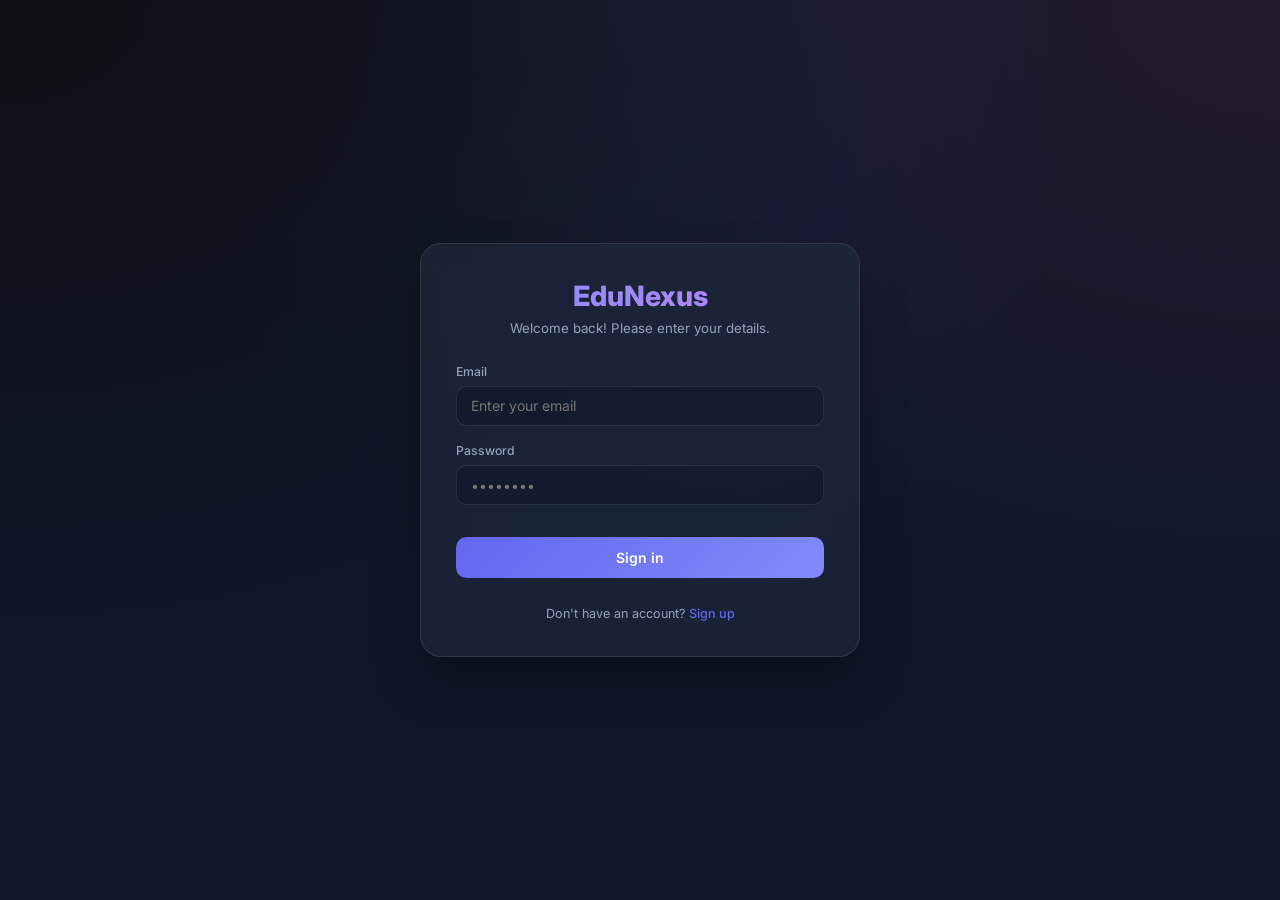
<file: frontend/index.html>
<!DOCTYPE html>
<html lang="en">
<head>
    <meta charset="UTF-8">
    <meta name="viewport" content="width=device-width, initial-scale=1.0">
    <title>EduNexus - Redirecting...</title>
    <script>
        // Entry script to handle redirection based on auth state
        document.addEventListener("DOMContentLoaded", () => {
            const token = localStorage.getItem("token");
            const role = localStorage.getItem("role");

            if (!token || !role) {
                window.location.href = "login.html";
            } else {
                if (role === 'student') {
                    window.location.href = 'student_dashboard.html';
                } else if (role === 'faculty') {
                    window.location.href = 'faculty_dashboard.html';
                } else if (role === 'admin') {
                    window.location.href = 'admin_dashboard.html';
                } else {
                    window.location.href = "login.html";
                }
            }
        });
    </script>
</head>
<body style="background-color: #0f172a; color: white; display: flex; justify-content: center; align-items: center; height: 100vh; font-family: sans-serif;">
    <h2>Redirecting to EduNexus Dashboard...</h2>
</body>
</html>
</file>
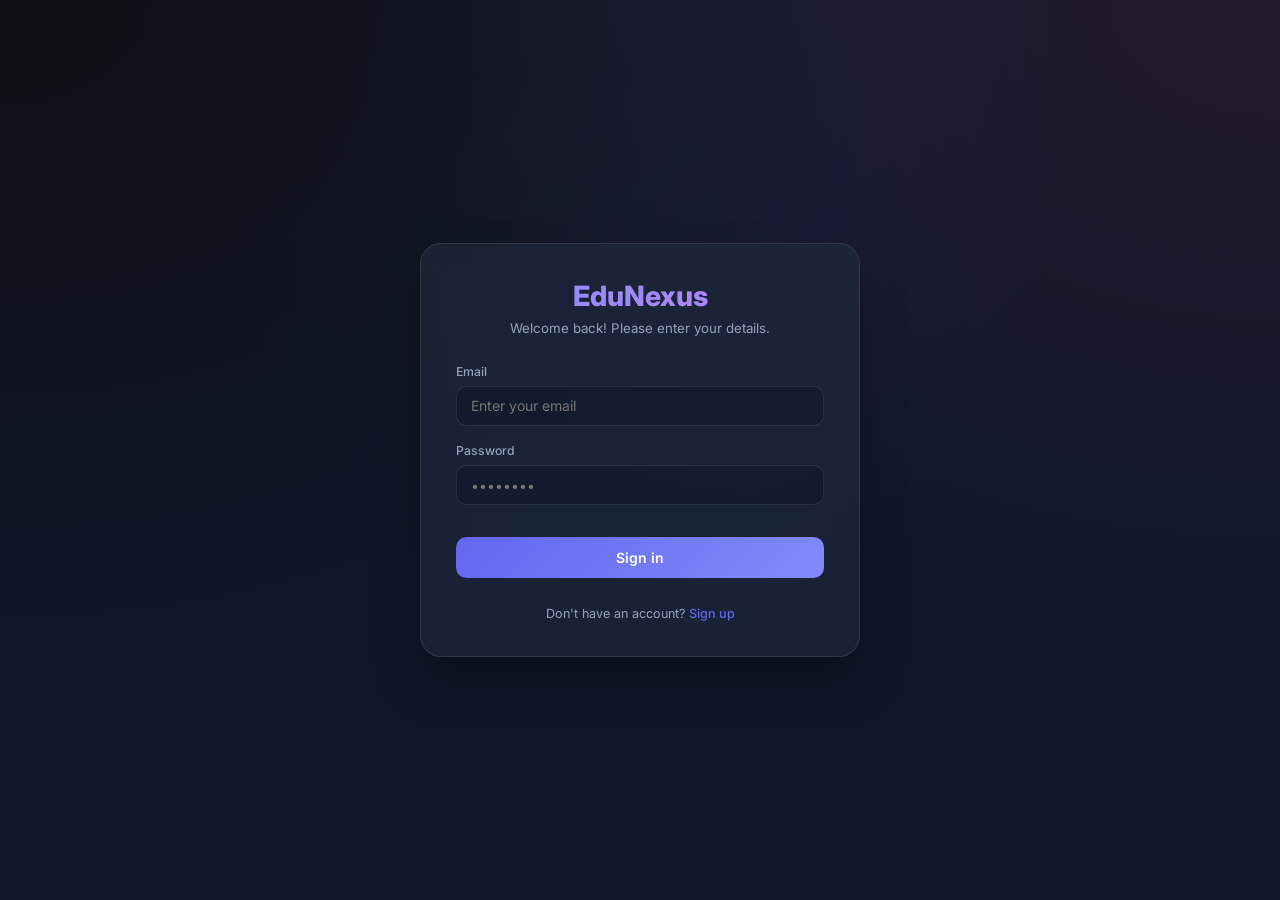
<file: frontend/admin_dashboard.html>
<!DOCTYPE html>
<html lang="en">
<head>
    <meta charset="UTF-8">
    <meta name="viewport" content="width=device-width, initial-scale=1.0">
    <title>EduNexus - Admin Dashboard</title>
    <meta name="description" content="EduNexus Admin Dashboard — manage departments, classes, users, faculty assignments, and semester promotions.">
    <link href="https://fonts.googleapis.com/css2?family=Inter:wght@400;500;600;700;800&display=swap" rel="stylesheet">
    <link rel="stylesheet" href="css/style.css">
    <link rel="stylesheet" href="css/dashboard.css">
    <script src="js/theme.js"></script>
    <link rel="stylesheet" href="https://cdnjs.cloudflare.com/ajax/libs/font-awesome/6.4.0/css/all.min.css">
    <style>
        /* ── Manage Users: sub-tabs ── */
        .sub-tabs { display:flex; gap:.5rem; margin-bottom:1.5rem; flex-wrap:wrap; }
        .sub-tab {
            padding:.5rem 1.2rem; border-radius:2rem; border:1px solid var(--border-color);
            background:transparent; color:var(--text-muted); cursor:pointer;
            font-family:inherit; font-size:.85rem; font-weight:600; transition:all .2s;
        }
        .sub-tab.active { background:var(--primary-color); color:#fff; border-color:var(--primary-color); }
        .sub-tab:hover:not(.active) { border-color:rgba(99,102,241,.4); color:var(--text-main); }
        .sub-panel { display:none; animation:fadeIn .3s ease; }
        .sub-panel.active { display:block; }

        /* ── Search bar ── */
        .search-bar {
            display:flex; align-items:center; gap:.5rem; margin-bottom:1.25rem;
            background:rgba(15,23,42,.5); border:1px solid var(--border-color);
            border-radius:.65rem; padding:.1rem .5rem; max-width:360px; transition:border-color .2s;
        }
        .search-bar:focus-within { border-color:var(--primary-color); }
        .search-bar i { color:var(--text-muted); font-size:.85rem; }
        .search-bar input {
            flex:1; background:none; border:none; color:var(--text-main);
            font-family:inherit; font-size:.88rem; padding:.55rem .25rem; outline:none;
        }

        /* ── User row ── */
        .user-row {
            background:var(--bg-card); border:1px solid var(--border-color); border-radius:.75rem;
            padding:1rem 1.25rem; margin-bottom:.6rem; display:flex; align-items:center;
            gap:1rem; flex-wrap:wrap; transition:border-color .2s;
        }
        .user-row:hover { border-color:rgba(99,102,241,.25); }
        .user-avatar {
            width:40px; height:40px; border-radius:50%; display:flex;
            align-items:center; justify-content:center; font-weight:800;
            font-size:.85rem; color:white; flex-shrink:0;
        }
        .user-avatar.stu { background:linear-gradient(135deg,#818cf8,#6366f1); }
        .user-avatar.fac { background:linear-gradient(135deg,#34d399,#059669); }
        .user-info { flex:1; min-width:180px; }
        .user-name { font-weight:700; font-size:.92rem; margin-bottom:.15rem; }
        .user-email { font-size:.78rem; color:var(--text-muted); }
        .user-details { display:flex; gap:.5rem; flex-wrap:wrap; align-items:center; }
        .detail-chip {
            font-size:.72rem; font-weight:600; padding:.2rem .6rem; border-radius:1rem;
            background:rgba(99,102,241,.1); color:#818cf8; white-space:nowrap;
        }
        .detail-chip.green { background:rgba(16,185,129,.1); color:#34d399; }
        .detail-chip.amber { background:rgba(251,191,36,.1); color:#fbbf24; }
        .detail-chip.red   { background:rgba(239,68,68,.1); color:#f87171; }
        .user-actions { display:flex; gap:.4rem; flex-shrink:0; flex-wrap:wrap; }
        .act-btn {
            padding:.35rem .7rem; border-radius:.5rem; font-size:.78rem; font-weight:600;
            border:1px solid var(--border-color); background:transparent; color:var(--text-main);
            cursor:pointer; font-family:inherit; transition:all .15s;
            display:inline-flex; align-items:center; gap:.3rem;
        }
        .act-btn:hover { border-color:var(--primary-color); color:var(--primary-color); background:rgba(99,102,241,.06); }
        .act-btn.danger { border-color:rgba(239,68,68,.25); color:#f87171; }
        .act-btn.danger:hover { background:rgba(239,68,68,.1); border-color:#f87171; }

        /* ── Modal ── */
        .modal-overlay {
            position:fixed; inset:0; background:rgba(0,0,0,.55); z-index:1000;
            display:none; justify-content:center; align-items:center; padding:1rem;
            animation:fadeIn .2s ease;
        }
        .modal-overlay.open { display:flex; }
        .modal-box {
            background:var(--bg-card); border:1px solid var(--border-color);
            border-radius:1rem; padding:1.75rem; width:100%; max-width:440px;
            box-shadow:0 20px 60px rgba(0,0,0,.4); animation:modalPop .25s cubic-bezier(.16,1,.3,1);
        }
        @keyframes modalPop { from{opacity:0;transform:scale(.92) translateY(12px)} to{opacity:1;transform:none} }
        .modal-box h3 { margin:0 0 .25rem; font-size:1.1rem; }
        .modal-box .modal-desc { color:var(--text-muted); font-size:.85rem; margin-bottom:1.25rem; }
        .modal-box .form-group { margin-bottom:1rem; }
        .modal-box label { font-size:.8rem; font-weight:600; color:var(--text-muted); display:block; margin-bottom:.35rem; }
        .modal-actions { display:flex; gap:.75rem; margin-top:1.25rem; }
        .modal-actions .btn { flex:1; }
        .modal-cancel {
            flex:1; padding:.75rem; border-radius:.5rem; background:transparent;
            border:1px solid var(--border-color); color:var(--text-main); cursor:pointer;
            font-family:inherit; font-weight:600; font-size:.9rem; transition:all .15s;
        }
        .modal-cancel:hover { background:rgba(255,255,255,.04); }
        .modal-error { color:var(--error); font-size:.82rem; margin-top:.5rem; display:none; }
        .modal-error.visible { display:block; }

        /* ── Toast ── */
        .toast-container {
            position:fixed; bottom:1.5rem; right:1.5rem; z-index:9999;
            display:flex; flex-direction:column; gap:.5rem; pointer-events:none;
        }
        .toast {
            padding:.85rem 1.25rem; border-radius:.65rem; font-weight:600; font-size:.88rem;
            display:flex; align-items:center; gap:.5rem; pointer-events:auto;
            box-shadow:0 8px 24px rgba(0,0,0,.3); transform:translateX(120%);
            transition:transform .35s cubic-bezier(.16,1,.3,1), opacity .3s;
        }
        .toast.visible { transform:translateX(0); }
        .toast.success { background:linear-gradient(135deg,#10b981,#059669); color:white; }
        .toast.error   { background:linear-gradient(135deg,#ef4444,#dc2626); color:white; }

        /* ── Stats / counters ── */
        .section-stats { display:flex; gap:.75rem; margin-bottom:1.25rem; flex-wrap:wrap; }
        .section-stat {
            font-size:.82rem; color:var(--text-muted); display:flex; align-items:center; gap:.35rem;
        }
        .section-stat strong { color:var(--text-main); }
    </style>
</head>
<body>
    <div class="dashboard-layout">
        <div class="sidebar-backdrop" id="sidebar-backdrop" onclick="toggleSidebar()"></div>
        <aside class="sidebar">
            <div class="sidebar-header"><h2>EduNexus Admin</h2></div>
            <ul class="nav-links">
                <li class="active"><a href="#overview" onclick="showSection('overview')"><i class="fas fa-home"></i> Overview</a></li>
                <li><a href="#departments" onclick="showSection('departments')"><i class="fas fa-building"></i> Departments & Semesters</a></li>
                <li><a href="#classes" onclick="showSection('classes')"><i class="fas fa-chalkboard"></i> Classes</a></li>
                <li><a href="#users" onclick="showSection('users')"><i class="fas fa-user-plus"></i> Add Users</a></li>
                <li><a href="#manage-users" onclick="showSection('manage-users')"><i class="fas fa-users-cog"></i> Manage Users</a></li>
                <li><a href="#assign-faculty" onclick="showSection('assign-faculty')"><i class="fas fa-user-tie"></i> Assign Faculty</a></li>
                <li><a href="#promotion" onclick="showSection('promotion')"><i class="fas fa-level-up-alt"></i> Promote Semester</a></li>
                <li><a href="documents.html"><i class="fas fa-folder-open"></i> Documents</a></li>
                <li><a href="assignments.html"><i class="fas fa-tasks"></i> Assignments</a></li>
                <li><a href="calendar.html"><i class="fas fa-calendar-alt"></i> Calendar</a></li>
                <li><a href="analytics.html"><i class="fas fa-chart-bar"></i> Analytics</a></li>
            </ul>
            <div class="sidebar-footer" style="padding: 1rem 1.5rem; border-top: 1px solid var(--border-color); display: flex; flex-direction: column; gap: 0.5rem;">
                <button onclick="toggleTheme()" class="btn-logout" id="theme-toggle-btn" style="width: 100%; margin: 0;"><i class="fas fa-moon"></i> Dark Mode</button>
                <button onclick="logout()" class="btn-logout" style="width: 100%; margin: 0;"><i class="fas fa-sign-out-alt"></i> Logout</button>
            </div>
        </aside>

        <main class="main-content">
            <header class="topbar">
                <div style="display:flex; align-items:center; gap:0.75rem;">
                    <button id="sidebar-toggle" class="sidebar-toggle" onclick="toggleSidebar()"><i class="fas fa-bars"></i></button>
                    <h1>Admin Dashboard</h1>
                </div>
            </header>

            <div class="content-sections">
                <!-- Overview Section -->
                <section id="overview" class="section-content active">
                    <div class="stats-grid">
                        <div class="stat-card"><h3>Total Students</h3><p id="stat-students" class="stat-value">…</p></div>
                        <div class="stat-card"><h3>Total Faculty</h3><p id="stat-faculty" class="stat-value">…</p></div>
                        <div class="stat-card"><h3>Departments</h3><p id="stat-departments" class="stat-value">…</p></div>
                        <div class="stat-card"><h3>Classes</h3><p id="stat-classes" class="stat-value">…</p></div>
                    </div>

                    <!-- Institution Performance Summary Widget -->
                    <div class="dashboard-card" style="margin-top:1.5rem; border-left:4px solid var(--primary-color);">
                        <div style="display:flex; justify-content:space-between; align-items:center; flex-wrap:wrap; gap:1rem;">
                            <div>
                                <h2 style="font-size:1.1rem; margin-bottom:0.4rem; display:flex; align-items:center; gap:0.5rem; font-weight:700;">
                                    <i class="fas fa-chart-line" style="color:var(--primary-color);"></i> Institution Performance Summary
                                </h2>
                                <p style="font-size:0.8rem; color:var(--text-muted); margin:0;">Real-time educational analytics and threshold-based risk monitoring.</p>
                            </div>
                            <div style="display:flex; gap:1.5rem; align-items:center; flex-wrap:wrap;">
                                <span style="font-size:0.85rem;">Students At Risk: <strong id="admin-quick-at-risk" style="color:#ef4444;">—</strong></span>
                                <span style="font-size:0.85rem;">Avg Attendance: <strong id="admin-quick-avg-att" style="color:#fbbf24;">—</strong></span>
                                <a href="analytics.html" class="btn" style="padding:0.5rem 1rem; font-size:0.75rem; margin:0;"><i class="fas fa-arrow-right"></i> Open Analytics</a>
                            </div>
                        </div>
                    </div>

                    <!-- Upcoming Academic Events Card -->
                    <div class="dashboard-card" id="upcoming-events-container" style="margin-top:1.5rem; border-top:4px solid #818cf8; display:none; background: var(--bg-card); backdrop-filter: blur(12px); border-radius:1rem; padding: 1.25rem;">
                        <div style="display:flex; justify-content:space-between; align-items:center; margin-bottom:0.75rem; flex-wrap:wrap; gap:0.5rem;">
                            <h2 style="font-size:1.1rem; margin:0; display:flex; align-items:center; gap:0.5rem; font-weight:700;">
                                <i class="fas fa-calendar-day" style="color:#818cf8;"></i> Upcoming Academic Events
                            </h2>
                            <a href="calendar.html" class="btn" style="padding:0.4rem 0.8rem; font-size:0.72rem; margin:0;"><i class="fas fa-calendar-alt"></i> Manage Calendar</a>
                        </div>
                        <div style="display:grid; grid-template-columns: repeat(auto-fit, minmax(220px, 1fr)); gap:1rem;" id="upcoming-events-list">
                            <!-- Dynamically populated -->
                        </div>
                    </div>
                </section>

                <!-- Departments & Semesters Section -->
                <section id="departments" class="section-content">
                    <div class="card-grid">
                        <div class="dashboard-card">
                            <h2>Manage Departments</h2>
                            <form id="add-dept-form" class="inline-form">
                                <input type="text" id="dept-name" placeholder="Department Name" required class="form-control">
                                <button type="submit" class="btn">Add</button>
                            </form>
                            <div class="table-container">
                                <table id="dept-table"><thead><tr><th>ID</th><th>Name</th><th>Action</th></tr></thead><tbody></tbody></table>
                            </div>
                        </div>
                        <div class="dashboard-card">
                            <h2>Configure Semesters</h2>
                            <form id="add-sem-form" class="inline-form">
                                <input type="number" id="sem-number" placeholder="Semester Number" required class="form-control">
                                <button type="submit" class="btn">Add</button>
                            </form>
                            <div class="table-container">
                                <table id="sem-table"><thead><tr><th>ID</th><th>Number</th></tr></thead><tbody></tbody></table>
                            </div>
                        </div>
                    </div>
                </section>

                <!-- Setup Classes Section -->
                <section id="classes" class="section-content">
                    <div class="dashboard-card">
                        <h2>Create New Class</h2>
                        <form id="add-class-form" class="grid-form">
                            <select id="class-dept" class="form-control form-select" required></select>
                            <select id="class-sem" class="form-control form-select" required></select>
                            <input type="text" id="class-section" placeholder="Section (e.g., A, B)" class="form-control" required>
                            <button type="submit" class="btn">Create Class</button>
                        </form>
                        <div class="message-container" id="class-msg"></div>
                        <h3 style="margin-top:2rem;">Existing Classes</h3>
                        <div class="table-container">
                            <table id="classes-table"><thead><tr><th>ID</th><th>Department</th><th>Semester</th><th>Section</th></tr></thead><tbody></tbody></table>
                        </div>
                    </div>
                </section>

                <!-- Add Users Section -->
                <section id="users" class="section-content">
                    <div class="dashboard-card">
                        <h2>Add User to Institution</h2>
                        <p class="subtitle">User must have already signed up to EduNexus.</p>
                        <form id="add-user-form" class="grid-form">
                            <input type="email" id="user-email" placeholder="User Email" class="form-control" required>
                            <select id="user-role" class="form-control form-select" required onchange="toggleStudentFields()">
                                <option value="student">Student</option>
                                <option value="faculty">Faculty</option>
                            </select>
                            <input type="text" id="user-reg-no" placeholder="Register Number" class="form-control student-field">
                            <select id="user-class" class="form-control form-select student-field"></select>
                            <button type="submit" class="btn">Add User</button>
                        </form>
                        <div class="message-container" id="add-user-msg"></div>
                    </div>
                </section>

                <!-- Assign Faculty Section -->
                <section id="assign-faculty" class="section-content">
                    <div class="dashboard-card">
                        <h2>Assign Faculty to Classes</h2>
                        <form id="assign-faculty-form" class="grid-form">
                            <select id="assign-class" class="form-control form-select" required></select>
                            <select id="assign-teacher" class="form-control form-select" required></select>
                            <select id="assign-role" class="form-control form-select" required>
                                <option value="" disabled selected>Select Role</option>
                                <option value="class_teacher">Class Teacher</option>
                                <option value="vice_class_teacher">Vice Class Teacher</option>
                                <option value="subject_teacher">Subject Teacher</option>
                            </select>
                            <button type="submit" class="btn">Assign Faculty</button>
                        </form>
                        <div class="message-container" id="assign-faculty-msg"></div>
                        <h3 style="margin-top:2rem;">Assigned Faculty List</h3>
                        <div class="table-container">
                            <table id="assign-faculty-table"><thead><tr><th>Teacher Name</th><th>Class</th><th>Role</th></tr></thead><tbody></tbody></table>
                        </div>
                    </div>
                </section>

                <!-- ═══════ MANAGE USERS SECTION ═══════ -->
                <section id="manage-users" class="section-content">
                    <div class="sub-tabs">
                        <button class="sub-tab active" onclick="showSubTab('stu',this)" id="stab-stu">
                            <i class="fas fa-user-graduate"></i> Students
                        </button>
                        <button class="sub-tab" onclick="showSubTab('fac',this)" id="stab-fac">
                            <i class="fas fa-chalkboard-teacher"></i> Faculty
                        </button>
                    </div>

                    <!-- Students sub-panel -->
                    <div id="sub-stu" class="sub-panel active">
                        <div class="search-bar">
                            <i class="fas fa-search"></i>
                            <input type="text" id="stu-search" placeholder="Search by name, register number, or class…" oninput="filterStudents()">
                        </div>
                        <div class="section-stats" id="stu-stats"></div>
                        <div id="stu-list"><p style="color:var(--text-muted)">Loading…</p></div>
                    </div>

                    <!-- Faculty sub-panel -->
                    <div id="sub-fac" class="sub-panel">
                        <div class="search-bar">
                            <i class="fas fa-search"></i>
                            <input type="text" id="fac-search" placeholder="Search by name or email…" oninput="filterFaculty()">
                        </div>
                        <div class="section-stats" id="fac-stats"></div>
                        <div id="fac-list"><p style="color:var(--text-muted)">Loading…</p></div>
                    </div>
                </section>

                <!-- Promote Semester Section -->
                <section id="promotion" class="section-content">
                    <div class="dashboard-card center-card" style="max-width:600px; margin:auto;">
                        <h2>Semester Promotion System</h2>
                        <p style="color:var(--text-muted); margin-bottom:1.5rem;">Warning: Promoting will advance all active students to their next semester automatically and reset their class mappings.</p>
                        <div class="form-group" style="text-align:left; margin-bottom: 1.5rem;">
                            <label style="font-weight:bold; margin-bottom:0.5rem; display:block;">Data Handling Mode</label>
                            <select id="promote-mode" class="form-control form-select">
                                <option value="keep_history" selected>Preserve Academic History (Move to Archive)</option>
                                <option value="reset">Reset Data (Permanently Delete)</option>
                            </select>
                        </div>
                        <div class="message-container" id="promote-msg" style="display:none; text-align:left;"></div>
                        <button id="promote-btn" class="btn btn-warning" style="width:100%; font-size:1.1rem; border-radius:0.5rem;" onclick="handlePromoteSemester()"><i class="fas fa-level-up-alt"></i> Promote All Students</button>
                    </div>
                </section>
            </div>
        </main>
    </div>

    <!-- ═══ MODAL ═══ -->
    <div class="modal-overlay" id="modal">
        <div class="modal-box">
            <h3 id="modal-title">Action</h3>
            <p class="modal-desc" id="modal-desc"></p>
            <div id="modal-body"></div>
            <div class="modal-error" id="modal-error"></div>
            <div class="modal-actions">
                <button class="btn" id="modal-confirm" onclick="modalConfirm()">Confirm</button>
                <button class="modal-cancel" onclick="closeModal()">Cancel</button>
            </div>
        </div>
    </div>

    <!-- ═══ TOAST ═══ -->
    <div class="toast-container" id="toast-container"></div>

    <script src="js/admin.js"></script>
</body>
</html>
</file>
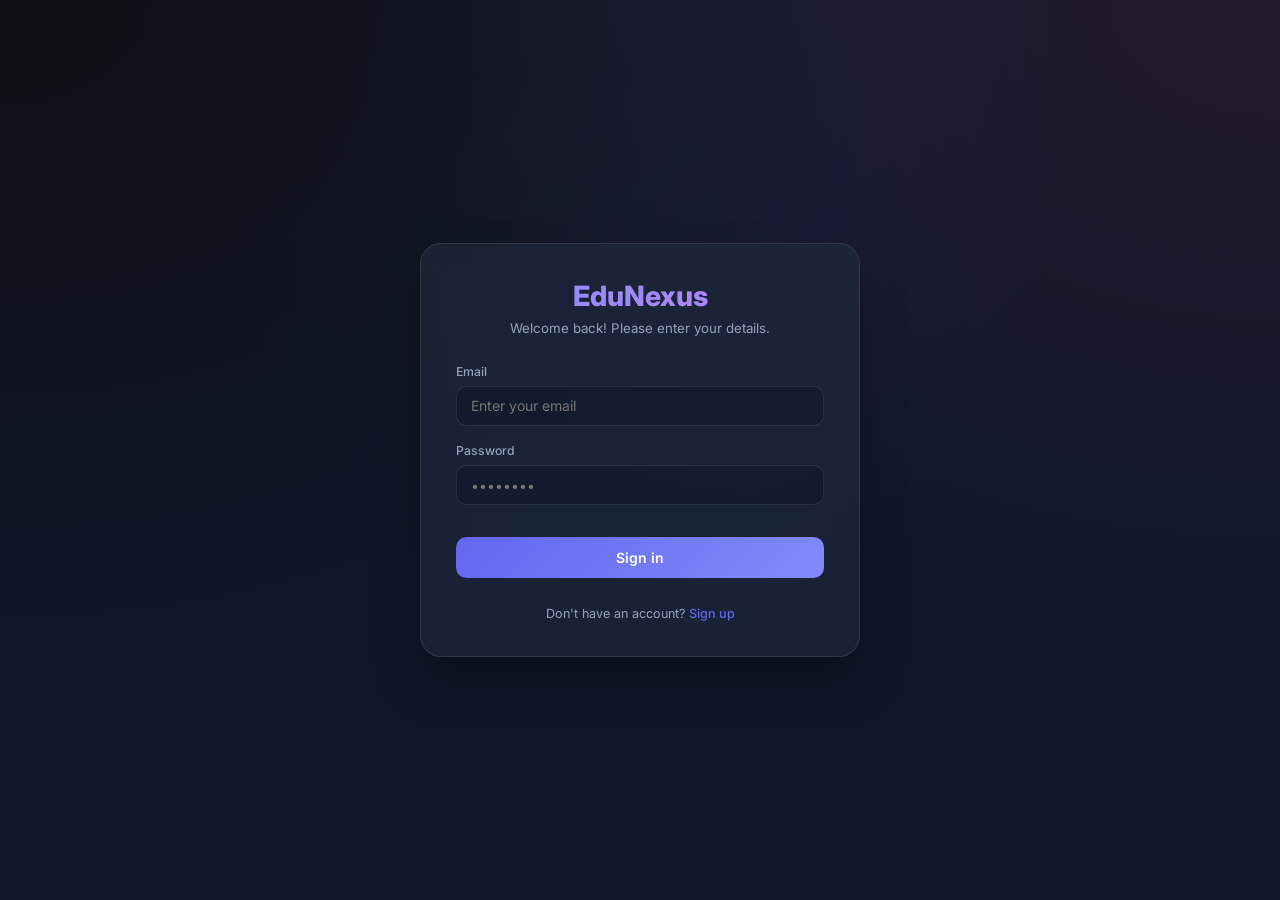
<file: frontend/analytics.html>
<!DOCTYPE html>
<html lang="en">
<head>
<meta charset="UTF-8">
<meta name="viewport" content="width=device-width, initial-scale=1.0">
<title>EduNexus - Academic Performance Analytics</title>
<meta name="description" content="EduNexus Student Performance Analytics System. Identify at-risk students, recognize top performers, review class performance, and export detailed academic reports.">
<link href="https://fonts.googleapis.com/css2?family=Inter:wght@400;500;600;700;800&display=swap" rel="stylesheet">
<link rel="stylesheet" href="css/style.css">
    <link rel="stylesheet" href="css/dashboard.css">
    <script src="js/theme.js"></script>
<link rel="stylesheet" href="https://cdnjs.cloudflare.com/ajax/libs/font-awesome/6.4.0/css/all.min.css">
<style>
    /* ── Page Layout grids ── */
    .analytics-grid {
        display: grid;
        grid-template-columns: 2fr 1fr;
        gap: 1.5rem;
        margin-top: 1.25rem;
    }

    @media (max-width: 992px) {
        .analytics-grid {
            grid-template-columns: 1fr;
        }
    }

    .analytics-card {
        background: var(--bg-card);
        backdrop-filter: blur(14px);
        -webkit-backdrop-filter: blur(14px);
        border: 1px solid var(--border-color);
        border-radius: 1rem;
        padding: 1.5rem;
        display: flex;
        flex-direction: column;
        gap: 1.25rem;
        transition: border-color 0.2s;
    }

    .analytics-card:hover {
        border-color: rgba(99, 102, 241, 0.25);
    }

    /* ── Controls & Filter Panel ── */
    .action-panel {
        display: flex;
        align-items: center;
        justify-content: space-between;
        gap: 1rem;
        flex-wrap: wrap;
        margin-bottom: 1rem;
    }

    .filter-group {
        display: flex;
        align-items: center;
        gap: 0.5rem;
        flex-wrap: wrap;
    }

    /* ── Stat widgets ── */
    .metrics-summary-grid {
        display: grid;
        grid-template-columns: repeat(auto-fit, minmax(180px, 1fr));
        gap: 1rem;
        margin-bottom: 1.5rem;
    }

    .metric-widget {
        background: var(--input-bg);
        border: 1px solid var(--border-color);
        border-radius: 0.75rem;
        padding: 1.25rem;
        text-align: center;
        transition: transform 0.2s, border-color 0.2s;
    }

    .metric-widget:hover {
        transform: translateY(-2px);
        border-color: rgba(99, 102, 241, 0.2);
    }

    .metric-title {
        font-size: 0.75rem;
        font-weight: 700;
        text-transform: uppercase;
        color: var(--text-muted);
        letter-spacing: 0.05em;
        margin-bottom: 0.5rem;
    }

    .metric-val {
        font-size: 1.75rem;
        font-weight: 800;
        color: var(--text-main);
    }

    /* ── Severity Badge colors ── */
    .severity-badge {
        font-size: 0.68rem;
        font-weight: 700;
        padding: 0.2rem 0.55rem;
        border-radius: 1rem;
        text-transform: uppercase;
        letter-spacing: 0.03em;
        display: inline-flex;
        align-items: center;
    }

    .severity-badge.low { background: rgba(148, 163, 184, 0.15); color: #94a3b8; }
    .severity-badge.medium { background: rgba(245, 158, 11, 0.15); color: #fbbf24; }
    .severity-badge.high { background: rgba(239, 68, 68, 0.15); color: #f87171; }
    .severity-badge.critical { background: rgba(185, 28, 28, 0.25); color: #ef4444; border: 1px solid rgba(239, 68, 68, 0.2); }

    /* ── Trend icons ── */
    .trend-indicator {
        font-size: 0.8rem;
        font-weight: 700;
        display: inline-flex;
        align-items: center;
        gap: 0.3rem;
    }
    .trend-indicator.improving { color: #10b981; }
    .trend-indicator.stable { color: #64748b; }
    .trend-indicator.declining { color: #f87171; }

    /* ── Risk reason tags ── */
    .reason-tag {
        font-size: 0.62rem;
        font-weight: 700;
        padding: 0.1rem 0.4rem;
        border-radius: 0.25rem;
        background: rgba(99, 102, 241, 0.12);
        color: #818cf8;
        margin-right: 0.25rem;
        text-transform: uppercase;
    }

    /* ── Sliders panel ── */
    .threshold-slider-group {
        display: flex;
        flex-direction: column;
        gap: 1rem;
    }

    .threshold-slider-item {
        background: var(--input-bg);
        border: 1px solid var(--border-color);
        border-radius: 0.75rem;
        padding: 1rem;
        display: flex;
        flex-direction: column;
        gap: 0.5rem;
    }

    .slider-header {
        display: flex;
        justify-content: space-between;
        align-items: center;
        font-size: 0.82rem;
        font-weight: 600;
        color: var(--text-main);
    }

    .slider-input {
        width: 100%;
        accent-color: var(--primary-color);
        cursor: pointer;
    }

    /* ── Sub tabs ── */
    .tabs-row {
        display: flex;
        gap: 0.5rem;
        margin-bottom: 1.25rem;
        border-bottom: 1px solid var(--border-color);
        padding-bottom: 0.5rem;
        flex-wrap: wrap;
    }

    .tab-btn {
        padding: 0.5rem 1.25rem;
        font-weight: 700;
        font-size: 0.88rem;
        color: var(--text-muted);
        background: transparent;
        border: none;
        cursor: pointer;
        position: relative;
        transition: color 0.2s;
    }

    .tab-btn.active {
        color: var(--primary-color);
    }

    .tab-btn.active::after {
        content: '';
        position: absolute;
        bottom: -0.55rem;
        left: 0;
        right: 0;
        height: 3px;
        background: var(--primary-color);
        border-radius: 2px;
    }

    /* ── Graph-less Grading Distribution Rings ── */
    .distribution-grid {
        display: flex;
        flex-direction: column;
        gap: 0.5rem;
    }

    .dist-row {
        display: flex;
        align-items: center;
        justify-content: space-between;
        font-size: 0.8rem;
    }

    .dist-bar-bg {
        flex: 1;
        height: 6px;
        background: var(--border-color);
        border-radius: 3px;
        margin: 0 1rem;
        overflow: hidden;
        position: relative;
    }

    .dist-bar-fill {
        height: 100%;
        background: var(--primary-color);
        border-radius: 3px;
        width: 0%;
        transition: width 0.4s ease;
    }
</style>
</head>
<body>
    <div class="dashboard-layout">
        <div class="sidebar-backdrop" id="sidebar-backdrop" onclick="toggleSidebar()"></div>
        <!-- Sidebar dynamically rendered by auth -->
        <aside class="sidebar">
            <div class="sidebar-header"><h2 id="portal-title">EduNexus Hub</h2></div>
            <ul class="nav-links" id="sidebar-menu">
                <!-- Sidebar dynamic menu -->
            </ul>
            <div class="sidebar-footer" style="padding: 1rem 1.5rem; border-top: 1px solid var(--border-color); display: flex; flex-direction: column; gap: 0.5rem;">
                <button onclick="toggleTheme()" class="btn-logout" id="theme-toggle-btn" style="width: 100%; margin: 0;"><i class="fas fa-moon"></i> Dark Mode</button>
                <button onclick="logout()" class="btn-logout" style="width: 100%; margin: 0;"><i class="fas fa-sign-out-alt"></i> Logout</button>
            </div>
        </aside>

        <main class="main-content">
            <header class="topbar">
                <div style="display:flex; align-items:center; gap:0.75rem;">
                    <button id="sidebar-toggle" class="sidebar-toggle" onclick="toggleSidebar()"><i class="fas fa-bars"></i></button>
                    <h1>Academic Performance Analytics</h1>
                </div>
                <div class="user-profile" id="export-actions-container">
                    <button class="btn" onclick="triggerPDFExport()"><i class="fas fa-file-pdf"></i> PDF Export</button>
                    <button class="btn" onclick="triggerCSVExport()" style="background:#059669; border-color:#059669; color:white;"><i class="fas fa-file-csv"></i> CSV Export</button>
                </div>
            </header>

            <div class="content-sections" style="margin-top: 1rem;">
                
                <!-- Metrics Summary widgets -->
                <div class="metrics-summary-grid">
                    <div class="metric-widget" style="border-top:4px solid var(--primary-color);">
                        <div class="metric-title">Taught Students</div>
                        <div class="metric-val" id="metric-students">0</div>
                    </div>
                    <div class="metric-widget" style="border-top:4px solid #ef4444;">
                        <div class="metric-title">At-Risk Students</div>
                        <div class="metric-val" id="metric-at-risk" style="color:#ef4444;">0</div>
                    </div>
                    <div class="metric-widget" style="border-top:4px solid #10b981;">
                        <div class="metric-title">Top Performers</div>
                        <div class="metric-val" id="metric-top-performers" style="color:#10b981;">0</div>
                    </div>
                    <div class="metric-widget" style="border-top:4px solid #fbbf24;">
                        <div class="metric-title">Avg Attendance</div>
                        <div class="metric-val" id="metric-avg-att">100.0%</div>
                    </div>
                    <div class="metric-widget" style="border-top:4px solid #c084fc;">
                        <div class="metric-title">Avg Assignment Rate</div>
                        <div class="metric-val" id="metric-avg-assign">100.0%</div>
                    </div>
                </div>

                <!-- Filters & Configuration Row -->
                <div class="action-panel">
                    <div class="filter-group">
                        <select id="class-filter" class="form-control form-select" style="min-width: 180px; margin:0;" onchange="handleClassChange()">
                            <option value="">All Taught Classes</option>
                            <!-- Dynamically loaded -->
                        </select>
                        <select id="risk-reason-filter" class="form-control form-select" style="min-width: 140px; margin:0;" onchange="handleFilterChange()">
                            <option value="">All Risk Reasons</option>
                            <option value="LOW_ATTENDANCE">Low Attendance</option>
                            <option value="MISSING_ASSIGNMENTS">Missing Assignments</option>
                            <option value="LOW_MARKS">Low Marks</option>
                        </select>
                        <select id="severity-filter" class="form-control form-select" style="min-width: 140px; margin:0;" onchange="handleFilterChange()">
                            <option value="">All Severities</option>
                            <option value="LOW">Low Severity</option>
                            <option value="MEDIUM">Medium Severity</option>
                            <option value="HIGH">High Severity</option>
                            <option value="CRITICAL">Critical Severity</option>
                        </select>
                    </div>
                    <div class="search-bar" style="margin:0; width:220px;">
                        <i class="fas fa-search"></i>
                        <input type="text" id="analytics-search" placeholder="Search student..." oninput="handleSearch()">
                    </div>
                </div>

                <!-- Master Analytics Panels -->
                <div class="analytics-grid">
                    <!-- Left: Tables & Aggregations -->
                    <div style="display:flex; flex-direction:column; gap:1.5rem;">
                        
                        <!-- Roster Sub Tabs -->
                        <div class="analytics-card" style="gap:0.75rem;">
                            <div class="tabs-row">
                                <button class="tab-btn active" id="tab-btn-at-risk" onclick="switchTab('at-risk')">At-Risk Roster</button>
                                <button class="tab-btn" id="tab-btn-top-performers" onclick="switchTab('top-performers')">Top Performers</button>
                            </div>

                            <!-- List Mount -->
                            <div class="table-container">
                                <table id="analytics-roster-table">
                                    <thead id="roster-table-head">
                                        <!-- Dynamically generated headers -->
                                    </thead>
                                    <tbody id="roster-table-body">
                                        <!-- Dynamically generated rows -->
                                    </tbody>
                                </table>
                            </div>

                            <!-- Pagination block -->
                            <div style="display:flex; justify-content:space-between; align-items:center; flex-wrap:wrap; gap:0.5rem; font-size:0.8rem; color:var(--text-muted); margin-top:0.5rem;">
                                <span>Showing <strong id="page-start">0</strong> to <strong id="page-end">0</strong> of <strong id="total-records">0</strong> entries</span>
                                <div style="display:flex; gap:0.35rem;">
                                    <button class="filter-tab" onclick="navigatePage(-1)" style="border-radius:0.4rem; padding:0.35rem 0.75rem;"><i class="fas fa-chevron-left"></i> Previous</button>
                                    <button class="filter-tab" onclick="navigatePage(1)" style="border-radius:0.4rem; padding:0.35rem 0.75rem;">Next <i class="fas fa-chevron-right"></i></button>
                                </div>
                            </div>
                        </div>

                        <!-- Class Details aggregations -->
                        <div class="analytics-card" id="class-insights-card" style="display:none;">
                            <h3 style="margin:0; font-size:1.05rem;"><i class="fas fa-chart-line" style="color:var(--primary-color);"></i> Class Performance Insights Summary</h3>
                            <div style="display:grid; grid-template-columns:1fr 1fr; gap:1.5rem; margin-top:0.5rem;" id="class-insights-container">
                                <!-- Dynamic distributions -->
                            </div>
                        </div>

                    </div>

                    <!-- Right: Threshold configuration and Subject analysis -->
                    <div style="display:flex; flex-direction:column; gap:1.5rem;">
                        
                        <!-- Settings Panel (Admin-Only) -->
                        <div class="analytics-card" id="settings-panel" style="display:none; border-top:4px solid var(--primary-color);">
                            <h3 style="margin:0; font-size:1.05rem; display:flex; align-items:center; gap:0.5rem;"><i class="fas fa-sliders-h" style="color:var(--primary-color);"></i> Config Settings</h3>
                            <p class="modal-desc" style="margin:0;">Update institutional early-warning thresholds percentage values.</p>
                            
                            <div class="threshold-slider-group">
                                <div class="threshold-slider-item">
                                    <div class="slider-header">
                                        <span>Attendance Threshold</span>
                                        <span id="att-val-lbl">75%</span>
                                    </div>
                                    <input type="range" id="slider-att" class="slider-input" min="0" max="100" value="75" oninput="updateSliderLbl('att')">
                                </div>
                                <div class="threshold-slider-item">
                                    <div class="slider-header">
                                        <span>Assignment Completion</span>
                                        <span id="assign-val-lbl">60%</span>
                                    </div>
                                    <input type="range" id="slider-assign" class="slider-input" min="0" max="100" value="60" oninput="updateSliderLbl('assign')">
                                </div>
                                <div class="threshold-slider-item">
                                    <div class="slider-header">
                                        <span>Average Marks Limit</span>
                                        <span id="marks-val-lbl">50%</span>
                                    </div>
                                    <input type="range" id="slider-marks" class="slider-input" min="0" max="100" value="50" oninput="updateSliderLbl('marks')">
                                </div>
                            </div>
                            <button class="btn" onclick="saveAnalyticsThresholds()" style="margin-top:0.25rem;"><i class="fas fa-save"></i> Save Config</button>
                        </div>

                        <!-- Subject Specific analysis selection -->
                        <div class="analytics-card" id="subject-insights-card">
                            <h3 style="margin:0; font-size:1.05rem;"><i class="fas fa-graduation-cap" style="color:#10b981;"></i> Subject Metrics Details</h3>
                            <div class="form-group" style="margin-bottom:0.25rem;">
                                <label style="font-size:0.75rem; font-weight:700; color:var(--text-muted);">Select Subject to Inspect</label>
                                <select id="subject-selector" class="form-control form-select" style="margin:0.25rem 0 0.5rem;" onchange="handleSubjectChange()">
                                    <option value="" disabled selected>Select Subject</option>
                                    <!-- Populated dynamically -->
                                </select>
                            </div>

                            <div style="display:flex; flex-direction:column; gap:0.75rem; margin-top:0.25rem;" id="subject-stats-mount">
                                <p style="color:var(--text-muted); font-size:0.78rem; text-align:center;">Select a class and a subject to review statistics details</p>
                            </div>
                        </div>

                    </div>
                </div>

            </div>
        </main>
    </div>

    <!-- TOAST -->
    <div class="toast-container" id="toast-container"></div>

    <script src="js/auth.js"></script>
    <script src="js/analytics.js"></script>
</body>
</html>
</file>
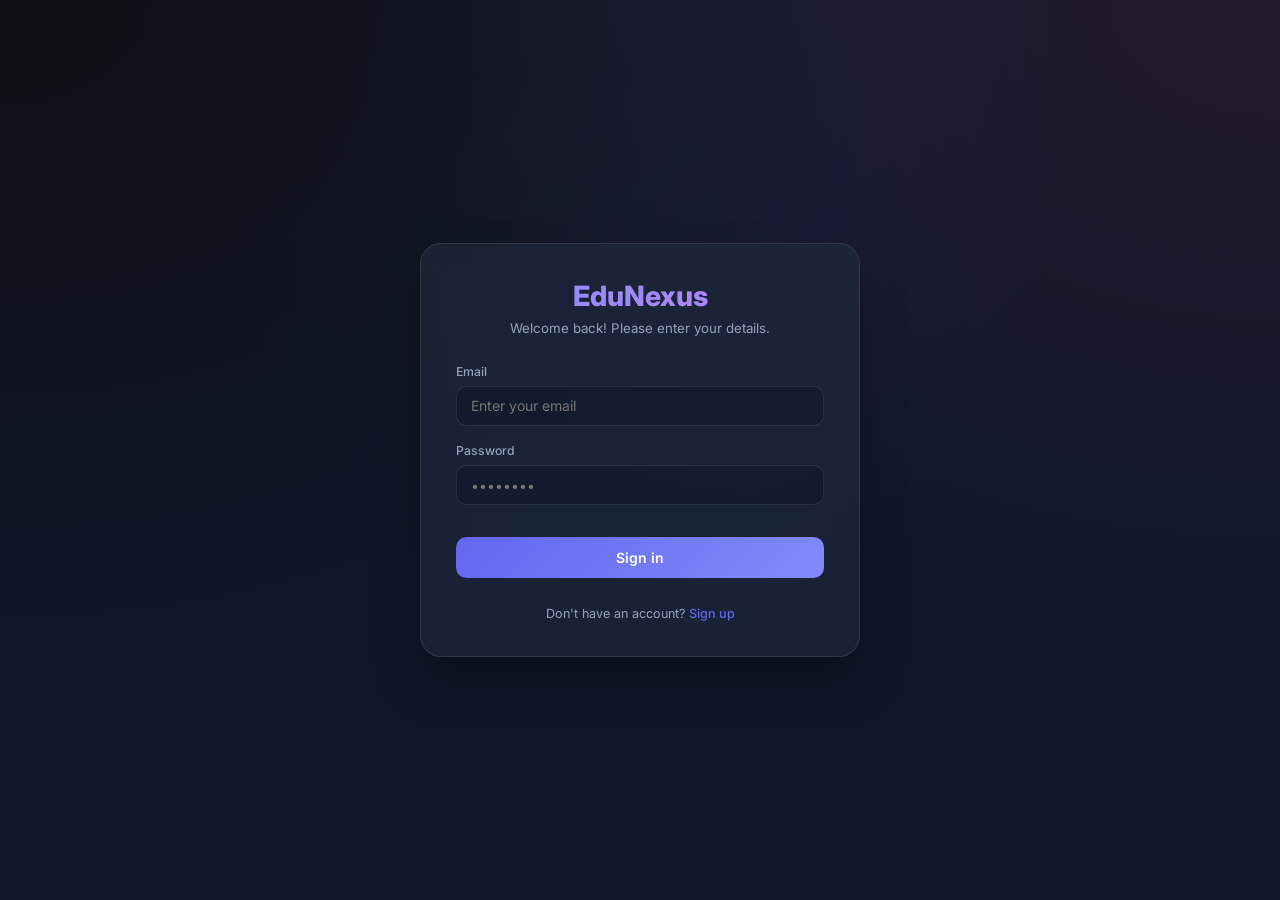
<file: frontend/assignments.html>
<!DOCTYPE html>
<html lang="en">
<head>
    <meta charset="UTF-8">
    <meta name="viewport" content="width=device-width, initial-scale=1.0">
    <title>EduNexus - Assignments Hub</title>
    <meta name="description" content="EduNexus Enterprise Assignment Submission & Evaluation System. Manage, submit, evaluate, and track assignment progress.">
    <link href="https://fonts.googleapis.com/css2?family=Inter:wght@400;500;600;700;800&display=swap" rel="stylesheet">
    <link rel="stylesheet" href="css/style.css">
    <link rel="stylesheet" href="css/dashboard.css">
    <script src="js/theme.js"></script>
    <link rel="stylesheet" href="https://cdnjs.cloudflare.com/ajax/libs/font-awesome/6.4.0/css/all.min.css">
    <style>
        /* ── Glassmorphism Grid Layout ── */
        .assign-grid {
            display: grid;
            grid-template-columns: repeat(auto-fill, minmax(320px, 1fr));
            gap: 1.5rem;
            margin-top: 1.5rem;
        }
        .assign-card {
            background: var(--bg-card);
            backdrop-filter: blur(12px);
            -webkit-backdrop-filter: blur(12px);
            border: 1px solid rgba(255, 255, 255, 0.08);
            border-radius: 1rem;
            padding: 1.5rem;
            display: flex;
            flex-direction: column;
            gap: 0.85rem;
            transition: transform 0.2s ease, border-color 0.2s ease;
            position: relative;
        }
        .assign-card:hover {
            transform: translateY(-4px);
            border-color: rgba(99, 102, 241, 0.4);
        }
        .assign-title {
            font-weight: 700;
            font-size: 1.1rem;
            color: var(--text-main);
            margin: 0;
            line-height: 1.35;
        }
        .assign-desc {
            font-size: 0.82rem;
            color: var(--text-muted);
            line-height: 1.5;
            flex: 1;
            margin: 0;
            display: -webkit-box;
            -webkit-line-clamp: 3;
            -webkit-box-orient: vertical;
            overflow: hidden;
        }
        .assign-meta {
            display: flex;
            align-items: center;
            gap: 0.75rem;
            flex-wrap: wrap;
            font-size: 0.75rem;
            color: var(--text-muted);
            border-top: 1px solid rgba(255, 255, 255, 0.04);
            padding-top: 0.75rem;
        }
        .assign-meta span { display: inline-flex; align-items: center; gap: 0.3rem; }

        .status-badge {
            font-size: 0.68rem;
            font-weight: 700;
            padding: 0.25rem 0.6rem;
            border-radius: 2rem;
            text-transform: uppercase;
            letter-spacing: 0.03em;
        }
        .status-badge.draft { background: rgba(148, 163, 184, 0.15); color: #94a3b8; }
        .status-badge.published { background: rgba(99, 102, 241, 0.15); color: #818cf8; }
        .status-badge.closed { background: rgba(239, 68, 68, 0.15); color: #f87171; }
        .status-badge.submitted { background: rgba(251, 191, 36, 0.15); color: #fbbf24; }
        .status-badge.graded { background: rgba(16, 185, 129, 0.15); color: #34d399; }

        /* ── Controls Layout ── */
        .controls-row {
            display: flex;
            align-items: center;
            justify-content: space-between;
            gap: 1rem;
            flex-wrap: wrap;
            margin-bottom: 1.5rem;
        }
        .category-tabs {
            display: flex;
            gap: 0.4rem;
        }
        .cat-tab {
            padding: 0.5rem 1.1rem;
            border-radius: 2rem;
            font-size: 0.82rem;
            font-weight: 600;
            border: 1px solid var(--border-color);
            background: transparent;
            color: var(--text-muted);
            cursor: pointer;
            transition: all 0.2s;
        }
        .cat-tab.active {
            background: var(--primary-color);
            color: white;
            border-color: var(--primary-color);
        }
        
        /* ── Dropzone & Upload Styling ── */
        .dropzone-area {
            border: 2px dashed var(--border-color);
            border-radius: 0.75rem;
            padding: 1.25rem;
            text-align: center;
            background: var(--input-bg);
            cursor: pointer;
            transition: border-color 0.2s;
            margin-bottom: 1rem;
        }
        .dropzone-area:hover { border-color: var(--primary-color); }
        .dropzone-area i { font-size: 1.8rem; color: var(--text-muted); margin-bottom: 0.4rem; }
        .dropzone-area p { font-size: 0.8rem; color: var(--text-muted); margin: 0; }
        .dropzone-area input { display: none; }

        /* ── Table customizer for submissions ── */
        .sub-table th, .sub-table td {
            padding: 0.75rem 1rem;
            font-size: 0.85rem;
        }
        .sub-table tr {
            transition: background 0.15s;
        }
        .sub-table tr:hover { background: rgba(255, 255, 255, 0.02); }

        /* ── Stats Display inside details ── */
        .stats-strip {
            display: grid;
            grid-template-columns: repeat(auto-fit, minmax(130px, 1fr));
            gap: 0.75rem;
            margin-bottom: 1.25rem;
        }
        .stat-badge-box {
            background: var(--input-bg);
            border: 1px solid var(--border-color);
            border-radius: 0.5rem;
            padding: 0.75rem;
            text-align: center;
        }
        .stat-badge-val { font-size: 1.25rem; font-weight: 800; color: var(--text-main); margin-top: 0.25rem;}
        .stat-badge-lbl { font-size: 0.68rem; text-transform: uppercase; color: var(--text-muted); font-weight: 700; }
    </style>
</head>
<body>
    <div class="dashboard-layout">
        <div class="sidebar-backdrop" id="sidebar-backdrop" onclick="toggleSidebar()"></div>
        <aside class="sidebar">
            <div class="sidebar-header"><h2 id="portal-title">EduNexus Hub</h2></div>
            <ul class="nav-links" id="sidebar-menu">
                <!-- Sidebar links will render dynamically based on user JWT roles -->
            </ul>
            <div class="sidebar-footer" style="padding: 1rem 1.5rem; border-top: 1px solid var(--border-color); display: flex; flex-direction: column; gap: 0.5rem;">
                <button onclick="toggleTheme()" class="btn-logout" id="theme-toggle-btn" style="width: 100%; margin: 0;"><i class="fas fa-moon"></i> Dark Mode</button>
                <button onclick="logout()" class="btn-logout" style="width: 100%; margin: 0;"><i class="fas fa-sign-out-alt"></i> Logout</button>
            </div>
        </aside>

        <main class="main-content">
            <header class="topbar">
                <div style="display:flex; align-items:center; gap:0.75rem;">
                    <button id="sidebar-toggle" class="sidebar-toggle" onclick="toggleSidebar()"><i class="fas fa-bars"></i></button>
                    <h1>Assignment Portal</h1>
                </div>
                <div class="user-profile" id="faculty-actions-container" style="display:none;">
                    <button class="btn" onclick="openCreateModal()"><i class="fas fa-plus"></i> Create Assignment</button>
                </div>
            </header>

            <div class="content-sections" style="margin-top: 1.5rem;">
                <div class="dashboard-card">
                    <!-- Controls section -->
                    <div class="controls-row">
                        <div class="category-tabs" id="status-filters">
                            <button class="cat-tab active" onclick="filterStatus('', this)">All Active</button>
                            <button class="cat-tab" id="tab-draft" style="display:none;" onclick="filterStatus('draft', this)">Drafts</button>
                            <button class="cat-tab" onclick="filterStatus('published', this)">Published</button>
                            <button class="cat-tab" onclick="filterStatus('closed', this)">Closed</button>
                        </div>
                    </div>

                    <!-- Assignments Grid -->
                    <div id="assignments-list" class="assign-grid">
                        <p style="color:var(--text-muted)">Loading assignment hub…</p>
                    </div>
                </div>
            </div>
        </main>
    </div>

    <!-- ═══ CREATE/EDIT MODAL ═══ -->
    <div class="modal-overlay" id="create-modal">
        <div class="modal-box" style="max-width: 500px;">
            <h3 id="modal-title-text">Create Assignment</h3>
            <p class="modal-desc" id="modal-desc-text">Create a new assignment and assign it to class rosters. Max grade score must be numeric.</p>
            <form id="assignment-form" onsubmit="handleAssignmentSubmit(event)">
                <input type="hidden" id="edit-assign-id" value="">

                <div class="form-group" style="margin-bottom:0.75rem; display:grid; grid-template-columns:1fr 1fr; gap:0.75rem;" id="class-selectors-group">
                    <div>
                        <label>Target Class</label>
                        <select id="assign-class-select" class="form-control form-select" required onchange="loadClassSubjects()">
                            <option value="" disabled selected>Select Class</option>
                        </select>
                    </div>
                    <div>
                        <label>Subject</label>
                        <select id="assign-subject-select" class="form-control form-select" required>
                            <option value="" disabled selected>Select Subject</option>
                        </select>
                    </div>
                </div>

                <div class="form-group" style="margin-bottom:0.75rem;">
                    <label>Assignment Title</label>
                    <input type="text" id="assign-title" class="form-control" placeholder="E.g., Midterm Project Report" required>
                </div>

                <div class="form-group" style="margin-bottom:0.75rem;">
                    <label>Description & Guidelines</label>
                    <textarea id="assign-desc" class="form-control" placeholder="Explain prompt guidelines and submission criteria..." style="height:70px; font-family:inherit;"></textarea>
                </div>

                <div class="form-group" style="margin-bottom:0.75rem; display:grid; grid-template-columns:1fr 1fr; gap:0.75rem;">
                    <div>
                        <label>Max Marks</label>
                        <input type="number" id="assign-max-marks" class="form-control" min="1" max="1000" placeholder="100" required>
                    </div>
                    <div>
                        <label>Deadline Date</label>
                        <input type="datetime-local" id="assign-deadline" class="form-control" required>
                    </div>
                </div>

                <div class="form-group" style="margin-bottom:0.75rem; display:grid; grid-template-columns:1fr 1fr; gap:0.75rem;">
                    <div>
                        <label>Status</label>
                        <select id="assign-status" class="form-control form-select" required>
                            <option value="published" selected>Publish Immediately</option>
                            <option value="draft">Save as Draft</option>
                        </select>
                    </div>
                    <div style="display:flex; align-items:center; margin-top:1.2rem;">
                        <label style="display:flex; align-items:center; gap:0.4rem; cursor:pointer;">
                            <input type="checkbox" id="assign-allow-resubmit" checked> Allow Resubmissions
                        </label>
                    </div>
                </div>

                <div class="modal-error" id="assign-error"></div>

                <div class="modal-actions" style="margin-top:1.5rem;">
                    <button type="submit" class="btn" id="assign-submit-btn">Save</button>
                    <button type="button" class="modal-cancel" onclick="closeCreateModal()">Cancel</button>
                </div>
            </form>
        </div>
    </div>

    <!-- ═══ SUBMISSIONS REVIEW MODAL ═══ -->
    <div class="modal-overlay" id="submissions-modal">
        <div class="modal-box" style="max-width: 900px; width:95%;">
            <div style="display:flex; justify-content:space-between; align-items:flex-start; margin-bottom:0.5rem;">
                <h3>Assignment Submissions Review</h3>
                <button class="modal-cancel" style="padding:0.4rem 0.8rem; flex:unset; max-width:80px; margin:0;" onclick="closeSubmissionsModal()">Close</button>
            </div>
            <p class="modal-desc" id="review-assign-meta">Class: Computer Science | Subject: DBMS | Max Score: 100</p>

            <!-- Statistics widgets -->
            <div class="stats-strip" id="assign-stats-strip">
                <div class="stat-badge-box">
                    <div class="stat-badge-lbl">Total Enrolled</div>
                    <div class="stat-badge-val" id="stat-total-students">…</div>
                </div>
                <div class="stat-badge-box">
                    <div class="stat-badge-lbl">Submitted</div>
                    <div class="stat-badge-val" id="stat-total-submitted">…</div>
                </div>
                <div class="stat-badge-box">
                    <div class="stat-badge-lbl">Pending Grade</div>
                    <div class="stat-badge-val" id="stat-pending-evaluation" style="color:#fbbf24;">…</div>
                </div>
                <div class="stat-badge-box">
                    <div class="stat-badge-lbl">Class Average</div>
                    <div class="stat-badge-val" id="stat-average-score" style="color:#818cf8;">…</div>
                </div>
            </div>

            <div style="display:flex; justify-content:space-between; align-items:center; margin-bottom:1rem;">
                <h4 style="margin:0;"><i class="fas fa-users-cog"></i> Student Roster</h4>
                <button class="btn" id="publish-marks-btn" onclick="publishAssignmentMarks()" style="background:linear-gradient(135deg,#10b981,#059669); padding:0.5rem 1rem; font-size:0.8rem; margin:0; display:none;">
                    <i class="fas fa-bullhorn"></i> Publish Grades to Report Cards
                </button>
            </div>

            <div class="table-container" style="max-height: 400px; overflow-y: auto;">
                <table class="sub-table" id="submissions-table">
                    <thead>
                        <tr>
                            <th>Reg No</th>
                            <th>Student</th>
                            <th>Submitted Date</th>
                            <th>File</th>
                            <th>Score</th>
                            <th>Feedback</th>
                            <th>Action</th>
                        </tr>
                    </thead>
                    <tbody>
                        <!-- Submissions loaded dynamically -->
                    </tbody>
                </table>
            </div>
        </div>
    </div>

    <!-- ═══ STUDENT SUBMISSION MODAL ═══ -->
    <div class="modal-overlay" id="submit-modal">
        <div class="modal-box" style="max-width: 440px;">
            <h3>Submit Assignment</h3>
            <p class="modal-desc" id="student-submit-meta">DBMS Assignment 1 | Max Score: 100 | Deadline: Jan 12</p>
            <form id="submission-form" onsubmit="handleStudentSubmit(event)">
                <input type="hidden" id="submit-assign-id" value="">

                <!-- Upload Drag and Drop zone -->
                <div class="dropzone-area" onclick="triggerFileInput()">
                    <i class="fas fa-cloud-upload-alt"></i>
                    <p id="dropzone-text">Click or drag assignment file (PDF, DOCX) here</p>
                    <input type="file" id="file-input" onchange="handleFileSelect(event)" required>
                </div>

                <div class="selected-file-badge" id="selected-file-badge" style="display:none; background:rgba(99,102,241,0.08); border:1px solid rgba(99,102,241,0.2); border-radius:0.5rem; padding:0.5rem 0.75rem; font-size:0.8rem; align-items:center; justify-content:space-between; margin-bottom:1rem;">
                    <span id="selected-file-name" style="font-weight:700; color:var(--text-main);">filename.pdf</span>
                    <i class="fas fa-times" style="cursor:pointer;" onclick="clearSelectedFile()"></i>
                </div>

                <div class="modal-error" id="submit-error"></div>

                <div class="modal-actions" style="margin-top:1.5rem;">
                    <button type="submit" class="btn" id="submit-btn">Submit Assignment</button>
                    <button type="button" class="modal-cancel" onclick="closeSubmitModal()">Cancel</button>
                </div>
            </form>
        </div>
    </div>

    <!-- ═══ TOAST ═══ -->
    <div class="toast-container" id="toast-container"></div>

    <script src="js/auth.js"></script>
    <script src="js/assignments.js"></script>
</body>
</html>
</file>
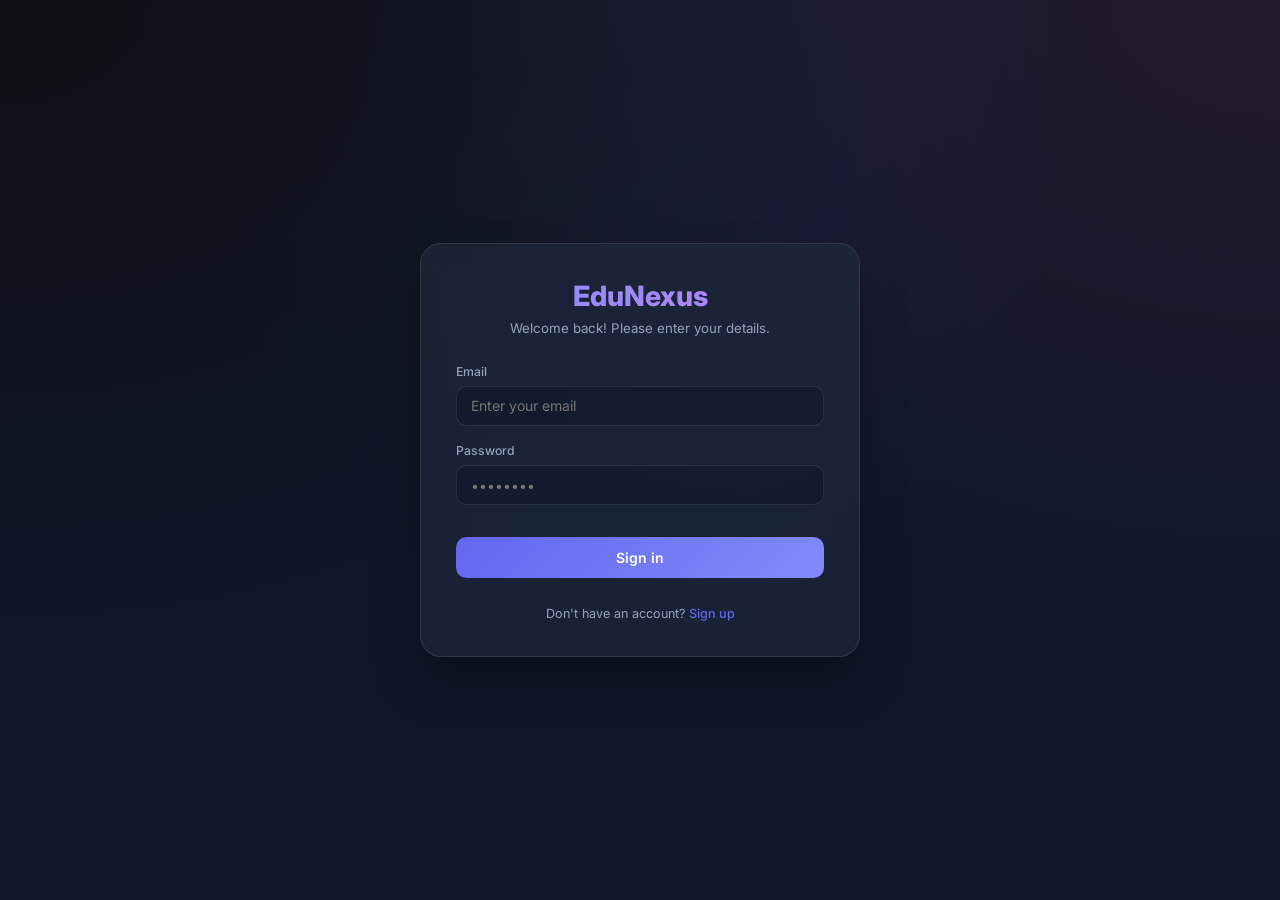
<file: frontend/calendar.html>
<!DOCTYPE html>
<html lang="en">
<head>
    <meta charset="UTF-8">
    <meta name="viewport" content="width=device-width, initial-scale=1.0">
    <title>EduNexus - Academic Calendar</title>
    <meta name="description" content="EduNexus Academic Calendar & Event Management System. View official holidays, exam rosters, events, and deadlines.">
    <link href="https://fonts.googleapis.com/css2?family=Inter:wght@400;500;600;700;800&display=swap" rel="stylesheet">
    <link rel="stylesheet" href="css/style.css">
    <link rel="stylesheet" href="css/dashboard.css">
    <script src="js/theme.js"></script>
    <link rel="stylesheet" href="https://cdnjs.cloudflare.com/ajax/libs/font-awesome/6.4.0/css/all.min.css">
    <style>
        /* ── Calendar Page Layout ── */
        .calendar-container {
            display: grid;
            grid-template-columns: 2fr 1fr;
            gap: 1.5rem;
            margin-top: 1.5rem;
        }

        @media (max-width: 992px) {
            .calendar-container {
                grid-template-columns: 1fr;
            }
        }

        /* ── Month Grid Card ── */
        .calendar-card {
            background: var(--bg-card);
            backdrop-filter: blur(12px);
            -webkit-backdrop-filter: blur(12px);
            border: 1px solid var(--border-color);
            border-radius: 1rem;
            padding: 1.5rem;
            display: flex;
            flex-direction: column;
            gap: 1.25rem;
        }

        .calendar-header-row {
            display: flex;
            align-items: center;
            justify-content: space-between;
            gap: 1rem;
            flex-wrap: wrap;
        }

        .month-year-display {
            font-size: 1.35rem;
            font-weight: 800;
            color: var(--text-main);
            display: flex;
            align-items: center;
            gap: 1rem;
        }

        .month-btn {
            background: var(--input-bg);
            border: 1px solid var(--border-color);
            color: var(--text-main);
            width: 2.2rem;
            height: 2.2rem;
            border-radius: 50%;
            display: inline-flex;
            align-items: center;
            justify-content: center;
            cursor: pointer;
            transition: all 0.2s;
        }

        .month-btn:hover {
            border-color: var(--primary-color);
            background: var(--primary-color);
            color: white;
        }

        /* ── Grid Draw ── */
        .weekdays-header {
            display: grid;
            grid-template-columns: repeat(7, 1fr);
            text-align: center;
            font-weight: 700;
            font-size: 0.78rem;
            color: var(--primary-color);
            text-transform: uppercase;
            letter-spacing: 0.05em;
            border-bottom: 1px solid rgba(255, 255, 255, 0.06);
            padding-bottom: 0.5rem;
        }

        .days-grid {
            display: grid;
            grid-template-columns: repeat(7, 1fr);
            gap: 0.4rem;
        }

        .day-cell {
            aspect-ratio: 1.1;
            background: var(--input-bg);
            border: 1px solid rgba(255, 255, 255, 0.03);
            border-radius: 0.5rem;
            padding: 0.4rem;
            display: flex;
            flex-direction: column;
            justify-content: space-between;
            cursor: pointer;
            transition: all 0.2s ease;
            position: relative;
        }

        .day-cell:hover {
            background: rgba(99, 102, 241, 0.1);
            border-color: rgba(99, 102, 241, 0.35);
        }

        .day-cell.other-month {
            opacity: 0.25;
            cursor: default;
        }

        .day-cell.today {
            border: 2px solid var(--primary-color);
            background: rgba(99, 102, 241, 0.08);
        }

        .day-number {
            font-weight: 700;
            font-size: 0.85rem;
            color: var(--text-muted);
        }

        .day-cell.today .day-number {
            color: var(--primary-color);
        }

        /* Event indicators inside cells */
        .cell-events-indicator {
            display: flex;
            flex-wrap: wrap;
            gap: 0.25rem;
            margin-top: auto;
            max-height: 20px;
            overflow: hidden;
        }

        .event-dot {
            width: 6px;
            height: 6px;
            border-radius: 50%;
        }

        /* ── Event Details List Pane ── */
        .details-card {
            background: var(--bg-card);
            backdrop-filter: blur(12px);
            -webkit-backdrop-filter: blur(12px);
            border: 1px solid var(--border-color);
            border-radius: 1rem;
            padding: 1.5rem;
            display: flex;
            flex-direction: column;
            gap: 1rem;
            max-height: calc(100vh - 12rem);
            overflow-y: auto;
        }

        .details-header {
            font-weight: 800;
            font-size: 1.15rem;
            color: var(--text-main);
            border-bottom: 1px solid rgba(255, 255, 255, 0.06);
            padding-bottom: 0.75rem;
            display: flex;
            align-items: center;
            justify-content: space-between;
        }

        .events-agenda {
            display: flex;
            flex-direction: column;
            gap: 0.85rem;
        }

        .agenda-item {
            background: var(--input-bg);
            border: 1px solid rgba(255, 255, 255, 0.05);
            border-radius: 0.75rem;
            padding: 1rem;
            cursor: pointer;
            transition: all 0.2s;
            display: flex;
            flex-direction: column;
            gap: 0.4rem;
        }

        .agenda-item:hover {
            border-color: rgba(99, 102, 241, 0.25);
            transform: translateY(-2px);
        }

        .agenda-title {
            font-weight: 700;
            font-size: 0.9rem;
            color: var(--text-main);
            margin: 0;
        }

        .agenda-time {
            font-size: 0.72rem;
            color: var(--text-muted);
        }

        .agenda-meta {
            font-size: 0.72rem;
            display: flex;
            align-items: center;
            gap: 0.5rem;
            margin-top: 0.25rem;
        }

        /* ── Badges ── */
        .color-dot-holiday { background: #ef4444; }
        .color-dot-exam { background: #818cf8; }
        .color-dot-deadline { background: #fbbf24; }
        .color-dot-seminar { background: #10b981; }
        .color-dot-event { background: #a78bfa; }
        .color-dot-other { background: #94a3b8; }

        .type-badge {
            font-size: 0.65rem;
            font-weight: 700;
            padding: 0.15rem 0.5rem;
            border-radius: 1rem;
            text-transform: uppercase;
            letter-spacing: 0.03em;
            display: inline-flex;
            align-items: center;
        }

        .type-badge.holiday { background: rgba(239, 68, 68, 0.15); color: #f87171; }
        .type-badge.internal_exam, .type-badge.university_exam, .type-badge.lab_exam { background: rgba(99, 102, 241, 0.15); color: #818cf8; }
        .type-badge.assignment_deadline, .type-badge.survey_deadline { background: rgba(251, 191, 36, 0.15); color: #fbbf24; }
        .type-badge.project_review, .type-badge.seminar, .type-badge.workshop { background: rgba(16, 185, 129, 0.15); color: #34d399; }
        .type-badge.event { background: rgba(167, 139, 250, 0.15); color: #c084fc; }
        .type-badge.other { background: rgba(148, 163, 184, 0.15); color: #94a3b8; }

        /* Status colors */
        .status-pill {
            font-size: 0.65rem;
            font-weight: 700;
            padding: 0.15rem 0.5rem;
            border-radius: 1rem;
            text-transform: uppercase;
        }
        .status-pill.draft { background: rgba(148, 163, 184, 0.15); color: #94a3b8; }
        .status-pill.published { background: rgba(16, 185, 129, 0.15); color: #34d399; }
        .status-pill.completed { background: rgba(99, 102, 241, 0.15); color: #818cf8; }

        /* ── Controls & Filters ── */
        .filter-tabs {
            display: flex;
            gap: 0.35rem;
            flex-wrap: wrap;
            margin-bottom: 1.25rem;
        }

        .filter-tab {
            padding: 0.45rem 0.9rem;
            border-radius: 1.5rem;
            font-size: 0.78rem;
            font-weight: 600;
            border: 1px solid var(--border-color);
            background: transparent;
            color: var(--text-muted);
            cursor: pointer;
            transition: all 0.2s;
        }

        .filter-tab.active {
            background: var(--primary-color);
            color: white;
            border-color: var(--primary-color);
        }

        .search-row {
            display: flex;
            align-items: center;
            gap: 0.5rem;
            margin-bottom: 1rem;
        }

        .search-input {
            flex: 1;
            padding: 0.5rem 1rem;
            background: var(--input-bg);
            border: 1px solid var(--border-color);
            border-radius: 1.5rem;
            color: var(--text-main);
            font-size: 0.82rem;
            outline: none;
            transition: border-color 0.2s;
        }

        .search-input:focus {
            border-color: var(--primary-color);
        }
    </style>
</head>
<body>
    <div class="dashboard-layout">
        <div class="sidebar-backdrop" id="sidebar-backdrop" onclick="toggleSidebar()"></div>
        <!-- Sidebar dynamically rendered by auth -->
        <aside class="sidebar">
            <div class="sidebar-header"><h2 id="portal-title">EduNexus Hub</h2></div>
            <ul class="nav-links" id="sidebar-menu">
                <!-- Sidebar dynamic menu -->
            </ul>
            <div class="sidebar-footer" style="padding: 1rem 1.5rem; border-top: 1px solid var(--border-color); display: flex; flex-direction: column; gap: 0.5rem;">
                <button onclick="toggleTheme()" class="btn-logout" id="theme-toggle-btn" style="width: 100%; margin: 0;"><i class="fas fa-moon"></i> Dark Mode</button>
                <button onclick="logout()" class="btn-logout" style="width: 100%; margin: 0;"><i class="fas fa-sign-out-alt"></i> Logout</button>
            </div>
        </aside>

        <main class="main-content">
            <header class="topbar">
                <div style="display:flex; align-items:center; gap:0.75rem;">
                    <button id="sidebar-toggle" class="sidebar-toggle" onclick="toggleSidebar()"><i class="fas fa-bars"></i></button>
                    <h1>Academic Calendar</h1>
                </div>
                <div class="user-profile" id="faculty-actions-container" style="display:none;">
                    <button class="btn" onclick="openCreateModal()"><i class="fas fa-plus"></i> Add Event</button>
                </div>
            </header>

            <div class="content-sections" style="margin-top: 1rem;">
                <!-- Filter bar -->
                <div class="filter-tabs" id="category-filters">
                    <button class="filter-tab active" onclick="filterType('', this)">All Categories</button>
                    <button class="filter-tab" onclick="filterType('holiday', this)">Holidays</button>
                    <button class="filter-tab" onclick="filterType('exams', this)">Exams</button>
                    <button class="filter-tab" onclick="filterType('deadline', this)">Deadlines</button>
                    <button class="filter-tab" onclick="filterType('event', this)">Events/Seminars</button>
                </div>

                <!-- Search and Status row -->
                <div class="search-row">
                    <input type="text" class="search-input" id="calendar-search" placeholder="Search events by keyword..." oninput="handleSearch()">
                </div>

                <!-- Calendar Content Grid Container -->
                <div class="calendar-container">
                    <!-- Left: Month Grid -->
                    <div class="calendar-card">
                        <div class="calendar-header-row">
                            <div class="month-year-display">
                                <button class="month-btn" onclick="navigateMonth(-1)"><i class="fas fa-chevron-left"></i></button>
                                <span id="current-month-display">June 2026</span>
                                <button class="month-btn" onclick="navigateMonth(1)"><i class="fas fa-chevron-right"></i></button>
                            </div>
                            <button class="filter-tab" onclick="jumpToToday()" style="border-radius:0.5rem; padding:0.4rem 0.8rem;">Today</button>
                        </div>

                        <!-- Weekdays -->
                        <div class="weekdays-header">
                            <div>Sun</div><div>Mon</div><div>Tue</div><div>Wed</div><div>Thu</div><div>Fri</div><div>Sat</div>
                        </div>

                        <!-- Days -->
                        <div class="days-grid" id="days-grid-mount">
                            <!-- Populated by JS -->
                        </div>
                    </div>

                    <!-- Right: Agenda list -->
                    <div class="details-card">
                        <div class="details-header">
                            <span><i class="fas fa-calendar-check" style="color:var(--primary-color); margin-right:0.4rem;"></i>Agenda</span>
                            <span style="font-size:0.75rem; color:var(--text-muted);" id="agenda-date-lbl">Selected Day</span>
                        </div>
                        <div class="events-agenda" id="agenda-events-mount">
                            <p style="color:var(--text-muted); font-size:0.8rem; text-align:center;">Select any day to view details</p>
                        </div>
                    </div>
                </div>
            </div>
        </main>
    </div>

    <!-- ═══ CREATE/EDIT EVENT MODAL ═══ -->
    <div class="modal-overlay" id="event-modal">
        <div class="modal-box" style="max-width: 500px;">
            <h3 id="modal-title-text">Add Academic Event</h3>
            <p class="modal-desc" id="modal-desc-text">Schedule holidays, examination dates, assignment/survey boundaries, or seminars.</p>
            <form id="event-form" onsubmit="handleEventSubmit(event)">
                <input type="hidden" id="edit-event-id" value="">

                <div class="form-group" style="margin-bottom:0.75rem;">
                    <label>Event Title</label>
                    <input type="text" id="event-title" class="form-control" placeholder="E.g., Semester Final Examinations" required>
                </div>

                <div class="form-group" style="margin-bottom:0.75rem; display:grid; grid-template-columns:1fr 1fr; gap:0.75rem;">
                    <div>
                        <label>Category</label>
                        <select id="event-type" class="form-control form-select" required onchange="handleEventTypeChange()">
                            <option value="holiday" selected>Holiday</option>
                            <option value="internal_exam">Internal Exam</option>
                            <option value="university_exam">University Exam</option>
                            <option value="lab_exam">Lab Exam</option>
                            <option value="project_review">Project Review</option>
                            <option value="assignment_deadline">Assignment Deadline</option>
                            <option value="survey_deadline">Survey Deadline</option>
                            <option value="seminar">Seminar</option>
                            <option value="workshop">Workshop</option>
                            <option value="event">Institution Event</option>
                            <option value="other">Other Event</option>
                        </select>
                    </div>
                    <div>
                        <label>Event Color</label>
                        <select id="event-color" class="form-control form-select">
                            <option value="indigo" selected>Indigo (Standard)</option>
                            <option value="red">Red (Urgent/Holiday)</option>
                            <option value="yellow">Yellow (Deadlines)</option>
                            <option value="green">Green (Reviews/Workshops)</option>
                            <option value="purple">Purple (Institution Events)</option>
                        </select>
                    </div>
                </div>

                <div class="form-group" style="margin-bottom:0.75rem; display:grid; grid-template-columns:1fr 1fr; gap:0.75rem;">
                    <div>
                        <label>Start Date & Time</label>
                        <input type="datetime-local" id="event-start-date" class="form-control" required>
                    </div>
                    <div>
                        <label>End Date & Time</label>
                        <input type="datetime-local" id="event-end-date" class="form-control" required>
                    </div>
                </div>

                <div class="form-group" style="margin-bottom:0.75rem; display:grid; grid-template-columns:1fr 1fr; gap:0.75rem;" id="scope-selectors-container">
                    <div>
                        <label>Target Audience</label>
                        <select id="event-target-role" class="form-control form-select" onchange="handleTargetRoleChange()">
                            <option value="all" selected>All Roles</option>
                            <option value="student">Students Only</option>
                            <option value="faculty">Faculty Only</option>
                        </select>
                    </div>
                    <div>
                        <label>Target Class (Optional)</label>
                        <select id="event-target-class" class="form-control form-select">
                            <option value="">Institution-Wide</option>
                            <!-- Dynamically loaded -->
                        </select>
                    </div>
                </div>

                <div class="form-group" style="margin-bottom:0.75rem; display:grid; grid-template-columns:1fr 1fr; gap:0.75rem;">
                    <div>
                        <label>Recurrence</label>
                        <select id="event-recurrence" class="form-control form-select">
                            <option value="none" selected>No Recurrence</option>
                            <option value="daily">Daily</option>
                            <option value="weekly">Weekly</option>
                            <option value="monthly">Monthly</option>
                            <option value="yearly">Yearly</option>
                        </select>
                    </div>
                    <div>
                        <label>Linked Document (Optional)</label>
                        <select id="event-document-id" class="form-control form-select">
                            <option value="">No Document</option>
                            <!-- Dynamically loaded documents list -->
                        </select>
                    </div>
                </div>

                <div class="form-group" style="margin-bottom:0.75rem; display:grid; grid-template-columns:1fr 1fr; gap:0.75rem;">
                    <div>
                        <label>Publish Status</label>
                        <select id="event-status" class="form-control form-select" required>
                            <option value="published" selected>Publish Immediately</option>
                            <option value="draft">Save as Draft</option>
                        </select>
                    </div>
                </div>

                <div class="form-group" style="margin-bottom:0.75rem;">
                    <label>Description & Guidelines</label>
                    <textarea id="event-desc" class="form-control" placeholder="Write instructions, location details, or guidelines..." style="height:60px; font-family:inherit;"></textarea>
                </div>

                <div class="modal-error" id="event-error"></div>

                <div class="modal-actions" style="margin-top:1.25rem;">
                    <button type="submit" class="btn" id="event-submit-btn">Save</button>
                    <button type="button" class="modal-cancel" onclick="closeEventModal()">Cancel</button>
                </div>
            </form>
        </div>
    </div>

    <!-- ═══ INSPECT EVENT MODAL ═══ -->
    <div class="modal-overlay" id="inspect-modal">
        <div class="modal-box" style="max-width: 440px;">
            <div style="display:flex; justify-content:space-between; align-items:flex-start; margin-bottom:0.5rem;">
                <h3 id="inspect-title" style="margin:0;">Event Title</h3>
                <span class="status-pill published" id="inspect-status-badge">Published</span>
            </div>
            <p style="margin:0.25rem 0; font-size:0.8rem; color:var(--primary-color); font-weight:700;" id="inspect-time-lbl">Jan 12 10:00 - Jan 12 12:00</p>
            <div id="inspect-badges-container" style="display:flex; gap:0.4rem; flex-wrap:wrap; margin-top:0.4rem; margin-bottom:0.75rem;">
                <span class="type-badge holiday" id="inspect-type-badge">Holiday</span>
                <span class="type-badge other" id="inspect-class-badge" style="display:none;">Class A</span>
            </div>

            <div style="background:rgba(15,23,42,0.4); border:1px solid var(--border-color); border-radius:0.5rem; padding:1rem; min-height:80px; font-size:0.85rem; line-height:1.5; color:var(--text-main); margin-bottom:1rem;" id="inspect-desc">
                No description provided.
            </div>

            <div style="display:flex; flex-direction:column; gap:0.5rem; margin-bottom:1.5rem; font-size:0.8rem; color:var(--text-muted);">
                <div id="inspect-doc-link-container" style="display:none; align-items:center; gap:0.5rem; background:rgba(99,102,241,0.06); padding:0.5rem; border:1px solid rgba(99,102,241,0.2); border-radius:0.4rem;">
                    <i class="fas fa-file-alt" style="color:var(--primary-color);"></i>
                    <span style="font-weight:700; color:var(--text-main);" id="inspect-doc-filename">Notice.pdf</span>
                    <a href="" id="inspect-doc-download-btn" class="type-badge published" style="text-decoration:none; margin-left:auto; cursor:pointer;" target="_blank"><i class="fas fa-download"></i> Download</a>
                </div>
                <div><i class="fas fa-user"></i> Organized by: <span id="inspect-organizer">Admin</span></div>
                <div id="inspect-recurrence-container" style="display:none;"><i class="fas fa-redo"></i> Recurrence: <span id="inspect-recurrence">Weekly</span></div>
            </div>

            <div class="modal-actions" style="margin-top:1.5rem;" id="inspect-actions">
                <button class="btn" id="inspect-edit-btn" onclick="triggerEditEvent()" style="display:none;"><i class="fas fa-edit"></i> Edit</button>
                <button class="btn" id="inspect-delete-btn" onclick="triggerDeleteEvent()" style="background:#ef4444; border-color:#ef4444; color:white; display:none;"><i class="fas fa-trash-alt"></i> Delete</button>
                <button class="modal-cancel" style="flex:unset; min-width:80px;" onclick="closeInspectModal()">Close</button>
            </div>
        </div>
    </div>

    <!-- ═══ TOAST ═══ -->
    <div class="toast-container" id="toast-container"></div>

    <script src="js/auth.js"></script>
    <script src="js/calendar.js"></script>
</body>
</html>
</file>
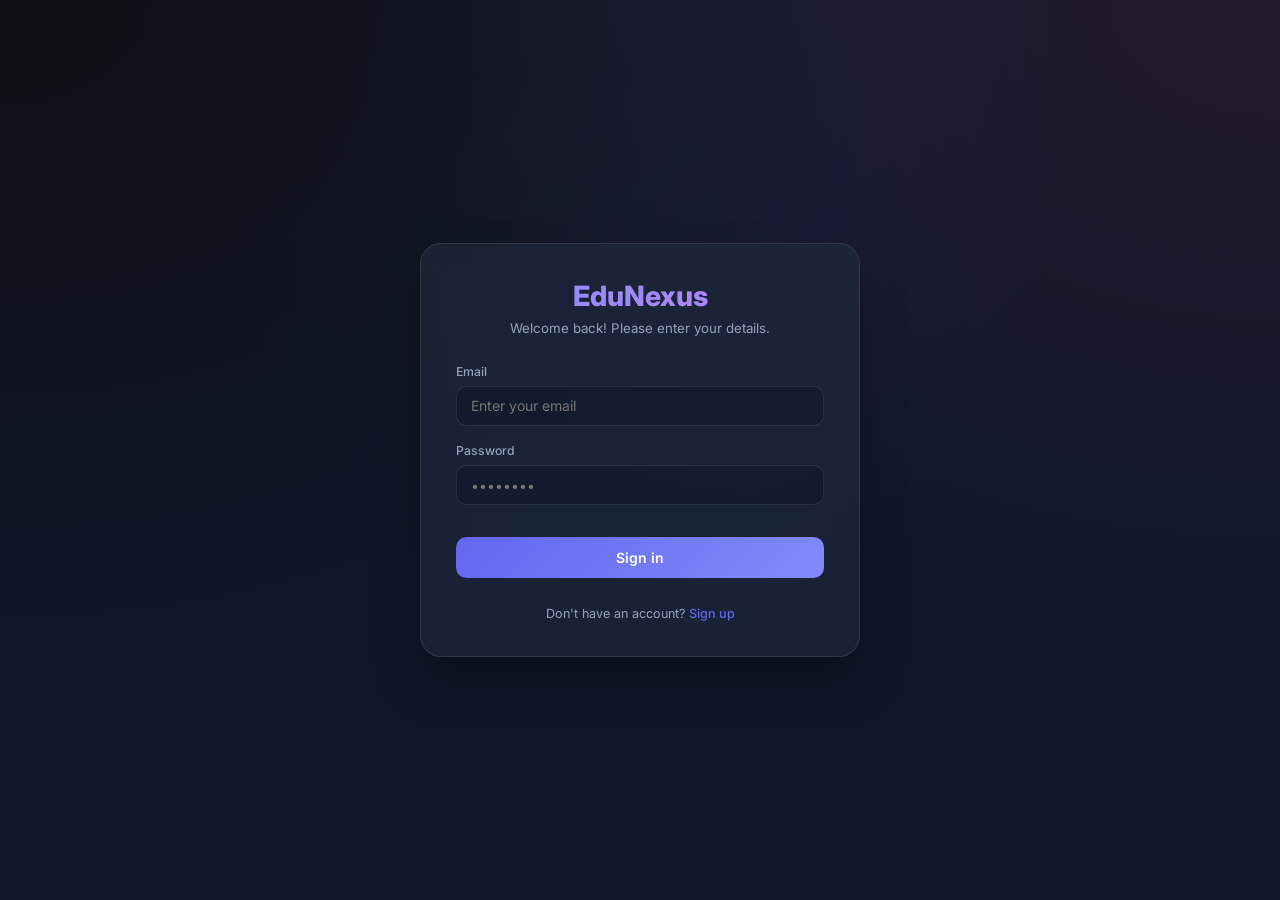
<file: frontend/documents.html>
<!DOCTYPE html>
<html lang="en">
<head>
    <meta charset="UTF-8">
    <meta name="viewport" content="width=device-width, initial-scale=1.0">
    <title>EduNexus - Document Hub</title>
    <meta name="description" content="EduNexus Enterprise Document Management System. Secure upload, search, download, and archive files.">
    <link href="https://fonts.googleapis.com/css2?family=Inter:wght@400;500;600;700;800&display=swap" rel="stylesheet">
    <link rel="stylesheet" href="css/style.css">
    <link rel="stylesheet" href="css/dashboard.css">
    <link rel="stylesheet" href="css/documents.css">
    <script src="js/theme.js"></script>
    <link rel="stylesheet" href="https://cdnjs.cloudflare.com/ajax/libs/font-awesome/6.4.0/css/all.min.css">
</head>
<body>
    <div class="dashboard-layout">
        <div class="sidebar-backdrop" id="sidebar-backdrop" onclick="toggleSidebar()"></div>
        <aside class="sidebar">
            <div class="sidebar-header"><h2 id="portal-title">EduNexus Hub</h2></div>
            <ul class="nav-links" id="sidebar-menu">
                <!-- Sidebar links will render dynamically based on user JWT roles -->
            </ul>
            <div class="sidebar-footer" style="padding: 1rem 1.5rem; border-top: 1px solid var(--border-color); display: flex; flex-direction: column; gap: 0.5rem;">
                <button onclick="toggleTheme()" class="btn-logout" id="theme-toggle-btn" style="width: 100%; margin: 0;"><i class="fas fa-moon"></i> Dark Mode</button>
                <button onclick="logout()" class="btn-logout" style="width: 100%; margin: 0;"><i class="fas fa-sign-out-alt"></i> Logout</button>
            </div>
        </aside>

        <main class="main-content">
            <header class="topbar">
                <div style="display:flex; align-items:center; gap:0.75rem;">
                    <button id="sidebar-toggle" class="sidebar-toggle" onclick="toggleSidebar()"><i class="fas fa-bars"></i></button>
                    <h1>Document Portal</h1>
                </div>
                <div class="user-profile">
                    <button id="upload-trigger" class="btn" onclick="openUploadModal()"><i class="fas fa-cloud-upload-alt"></i> Upload File</button>
                </div>
            </header>

            <div class="content-sections" style="margin-top: 1.5rem;">
                <div class="dashboard-card">
                    <!-- Controls section -->
                    <div class="controls-row">
                        <div class="category-tabs" id="cat-filters">
                            <button class="cat-tab active" onclick="filterCategory('', this)">All Category</button>
                            <button class="cat-tab" onclick="filterCategory('notes', this)">Notes</button>
                            <button class="cat-tab" onclick="filterCategory('lab_manual', this)">Lab Manuals</button>
                            <button class="cat-tab" onclick="filterCategory('question_bank', this)">Question Banks</button>
                            <button class="cat-tab" onclick="filterCategory('circular', this)">Circulars</button>
                            <button class="cat-tab" onclick="filterCategory('notice', this)">Notices</button>
                            <button class="cat-tab" onclick="filterCategory('assignment', this)">Assignments</button>
                            <button class="cat-tab" onclick="filterCategory('certificate', this)">Certificates</button>
                        </div>
                        <div class="search-container">
                            <i class="fas fa-search"></i>
                            <input type="text" id="doc-search" placeholder="Search files…" oninput="handleSearch()">
                        </div>
                    </div>

                    <!-- Toggle Active/Archived -->
                    <div style="display:flex; justify-content:flex-end; gap:0.5rem; margin-bottom:1rem;" id="archive-toggle-container">
                        <label style="font-size:0.8rem; font-weight:600; color:var(--text-muted); display:flex; align-items:center; gap:0.4rem; cursor:pointer;">
                            <input type="checkbox" id="show-archived" onchange="toggleShowArchived()"> Show Archived Documents
                        </label>
                    </div>

                    <!-- Files Grid -->
                    <div id="files-list" class="doc-grid">
                        <p style="color:var(--text-muted)">Loading document listings…</p>
                    </div>
                </div>
            </div>
        </main>
    </div>

    <!-- ═══ UPLOAD OVERLAY MODAL ═══ -->
    <div class="modal-overlay" id="upload-modal">
        <div class="modal-box" style="max-width: 480px;">
            <h3>Upload Enterprise Document</h3>
            <p class="modal-desc">Share assignments, certificates, circulars, or manuals safely with your institution. Max size 50MB.</p>
            <form id="upload-form" onsubmit="handleUploadSubmit(event)">
                <div class="dropzone-area" onclick="triggerFileInput()">
                    <i class="fas fa-cloud-upload-alt"></i>
                    <p>Click to select file or drag & drop</p>
                    <input type="file" id="file-input" onchange="handleFileSelect(event)" required>
                </div>
                <div class="selected-file-badge" id="selected-file-badge">
                    <span id="selected-file-name">filename.pdf</span>
                    <i class="fas fa-times" style="cursor:pointer;" onclick="clearSelectedFile()"></i>
                </div>

                <div class="form-group" style="margin-bottom:0.75rem;">
                    <label>Title</label>
                    <input type="text" id="upload-title" class="form-control" placeholder="Enter document title" required>
                </div>

                <div class="form-group" style="margin-bottom:0.75rem;">
                    <label>Description</label>
                    <textarea id="upload-desc" class="form-control" placeholder="Brief details about the file" style="height:60px; font-family:inherit;"></textarea>
                </div>

                <div class="form-group form-row-grid" style="margin-bottom:0.75rem;">
                    <div>
                        <label>Category</label>
                        <select id="upload-category" class="form-control form-select" required>
                            <option value="" disabled selected>Select Category</option>
                            <!-- Options rendered based on Role dynamically -->
                        </select>
                    </div>
                    <div>
                        <label>Visibility</label>
                        <select id="upload-visibility" class="form-control form-select" required onchange="handleVisibilityChange()">
                            <!-- Options rendered dynamically -->
                        </select>
                    </div>
                </div>

                <div class="form-group" id="visibility-target-wrapper" style="margin-bottom:0.75rem; display:none;">
                    <!-- Dynamic select for target role or class mapping -->
                </div>

                <div class="modal-error" id="upload-error"></div>

                <div class="modal-actions" style="margin-top:1.5rem;">
                    <button type="submit" class="btn" id="upload-btn">Upload</button>
                    <button type="button" class="modal-cancel" onclick="closeUploadModal()">Cancel</button>
                </div>
            </form>
        </div>
    </div>

    <!-- ═══ TOAST ═══ -->
    <div class="toast-container" id="toast-container"></div>

    <script src="js/auth.js"></script>
    <script src="js/documents.js"></script>
</body>
</html>
</file>
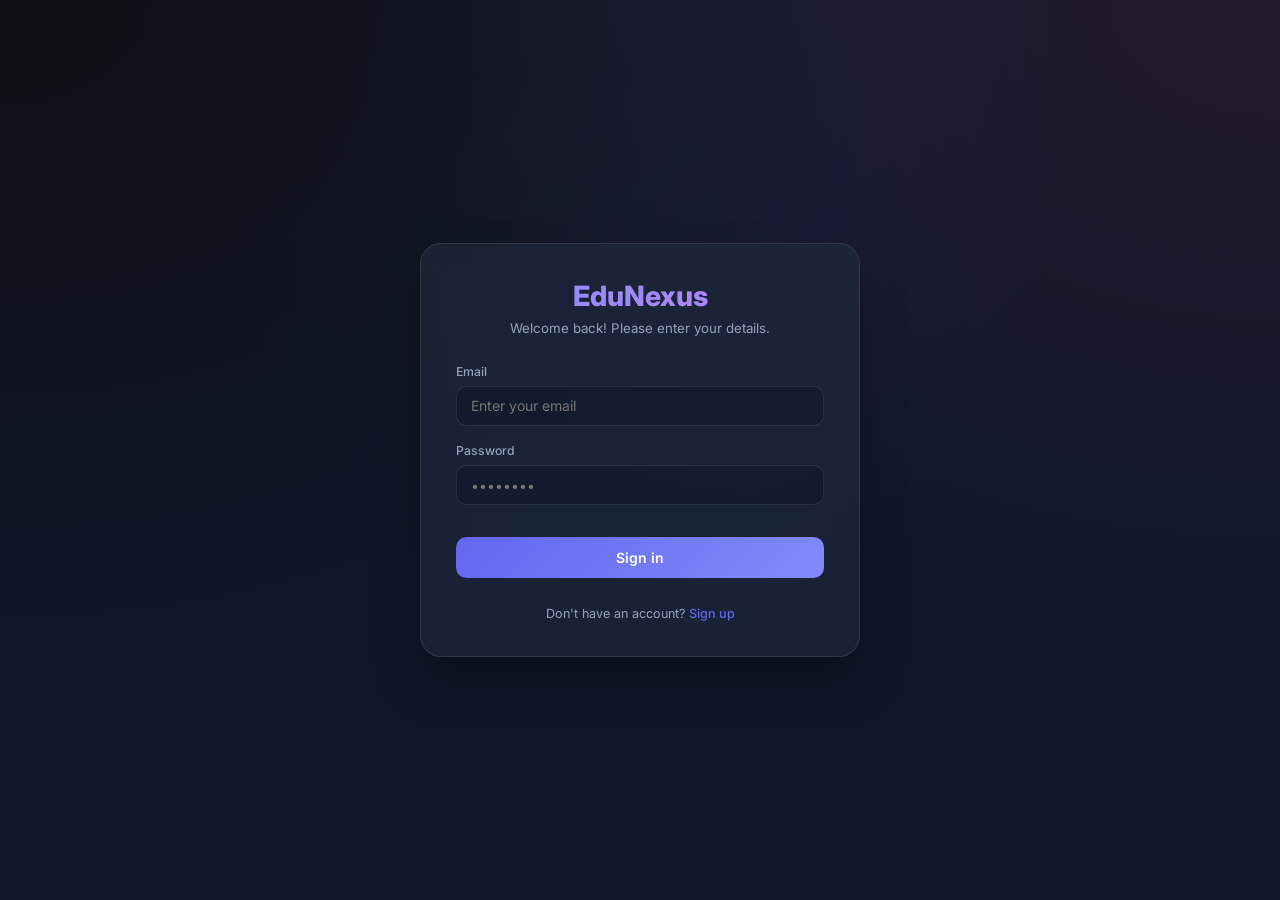
<file: frontend/faculty_class.html>
<!DOCTYPE html>
<html lang="en">
<head>
    <meta charset="UTF-8">
    <meta name="viewport" content="width=device-width, initial-scale=1.0">
    <title>EduNexus - Class Workspace</title>
    <link href="https://fonts.googleapis.com/css2?family=Inter:wght@400;500;600;700;800&display=swap" rel="stylesheet">
    <link rel="stylesheet" href="css/style.css">
    <link rel="stylesheet" href="css/dashboard.css">
    <script src="js/theme.js"></script>
    <link rel="stylesheet" href="https://cdnjs.cloudflare.com/ajax/libs/font-awesome/6.4.0/css/all.min.css">
    <style>
        .tabs-header { border-bottom: 2px solid var(--border-color); display: flex; gap: 2rem; margin-bottom: 2rem; flex-wrap: wrap; }
        .tab-btn { background: none; border: none; color: var(--text-muted); font-size: 1rem; font-weight: 600; padding: 1rem 0; cursor: pointer; position: relative; }
        .tab-btn.active { color: var(--primary-color); }
        .tab-btn.active::after { content: ''; position: absolute; bottom: -2px; left: 0; width: 100%; height: 2px; background: var(--primary-color); }

        /* ── Timetable Grid ── */
        .tt-grid { overflow-x: auto; margin-top: 1.5rem; }
        .tt-grid table { width: 100%; border-collapse: collapse; min-width: 720px; }
        .tt-grid th, .tt-grid td { padding: 0.5rem 0.4rem; border: 1px solid var(--border-color); text-align: center; font-size: 0.82rem; }
        .tt-grid th { background: rgba(99,102,241,0.1); color: var(--primary-color); font-weight: 700; }
        .tt-grid td.day-label { font-weight: 600; color: var(--text-main); background: rgba(15,23,42,0.4); white-space: nowrap; padding: 0 0.75rem; min-width: 90px; }
        .tt-grid td.today-col { background: rgba(99,102,241,0.06); }
        .tt-select { width: 100%; background: var(--input-bg,rgba(15,23,42,0.6)); color: var(--text-main); border: 1px solid var(--border-color); border-radius: 0.4rem; padding: 0.3rem 0.25rem; font-size: 0.8rem; cursor: pointer; }
        .tt-select:focus { outline: none; border-color: var(--primary-color); }
        .tt-readonly-cell { font-size: 0.8rem; color: var(--text-muted); padding: 0.35rem; }
        .tt-readonly-cell strong { color: var(--text-main); display: block; }
        .tt-readonly-cell small { font-size: 0.7rem; }

        /* ── Attendance v2 ── */
        .att-controls-bar {
            display: flex; align-items: center; flex-wrap: wrap; gap: 0.75rem;
            padding: 1rem; background: rgba(15,23,42,0.5);
            border-radius: 0.75rem; border: 1px solid var(--border-color);
            margin-bottom: 1.25rem;
        }
        .att-controls-bar .form-control { flex: 1; min-width: 130px; }
        .btn-fetch {
            background: linear-gradient(135deg, #6366f1, #8b5cf6);
            color: #fff; border: none; border-radius: 0.5rem;
            padding: 0.6rem 1.4rem; font-weight: 700; cursor: pointer;
            transition: opacity .2s; white-space: nowrap; font-size: 0.875rem;
        }
        .btn-fetch:hover { opacity: 0.85; }
        .att-meta-bar {
            display: flex; align-items: center; gap: 1.5rem; flex-wrap: wrap;
            padding: 0.6rem 1rem; background: rgba(99,102,241,0.07);
            border-left: 3px solid var(--primary-color);
            border-radius: 0 0.5rem 0.5rem 0; margin-bottom: 1rem;
            font-size: 0.82rem; color: var(--text-muted);
        }
        .att-meta-bar strong { color: var(--text-main); }
        .att-conflict-banner {
            display: none; align-items: flex-start; gap: 0.75rem;
            padding: 1rem 1.25rem; border-radius: 0.6rem;
            background: rgba(245,158,11,0.1); border: 1px solid rgba(245,158,11,0.4);
            margin-bottom: 1rem; color: #fbbf24;
        }
        .att-conflict-banner.show { display: flex; }
        .att-conflict-icon { font-size: 1.3rem; flex-shrink: 0; padding-top: 2px; }
        .att-conflict-banner p { margin: 0; font-size: 0.875rem; line-height: 1.5; }
        .btn-overwrite {
            margin-top: 0.5rem; padding: 0.4rem 1rem; border: 1px solid #fbbf24;
            background: transparent; color: #fbbf24; border-radius: 0.4rem;
            cursor: pointer; font-size: 0.8rem; font-weight: 600; transition: all .2s; display: inline-block;
        }
        .btn-overwrite:hover { background: rgba(251,191,36,0.15); }
        .att-bulk-bar { display: flex; align-items: center; gap: 0.75rem; flex-wrap: wrap; margin-bottom: 1rem; }
        .att-bulk-label { font-weight: 600; color: var(--text-muted); font-size: 0.875rem; }
        .btn-bulk { padding: 0.45rem 1.1rem; border-radius: 0.45rem; border: none; font-weight: 700; font-size: 0.82rem; cursor: pointer; transition: all .15s; }
        .btn-bulk.present  { background: rgba(16,185,129,0.15); color: #10b981; border: 1px solid rgba(16,185,129,0.35); }
        .btn-bulk.absent   { background: rgba(239,68,68,0.12); color: #ef4444; border: 1px solid rgba(239,68,68,0.35); }
        .btn-bulk.present:hover { background: rgba(16,185,129,0.28); }
        .btn-bulk.absent:hover  { background: rgba(239,68,68,0.22); }
        .att-summary-pill { margin-left: auto; display: flex; gap: 0.5rem; align-items: center; font-size: 0.78rem; font-weight: 600; }
        .spill { display: inline-flex; align-items: center; gap: 0.3rem; padding: 0.2rem 0.65rem; border-radius: 1rem; }
        .spill.p  { background: rgba(16,185,129,0.15); color: #10b981; }
        .spill.ab { background: rgba(239,68,68,0.12); color: #ef4444; }
        .spill.sr { background: rgba(245,158,11,0.12); color: #f59e0b; }
        .spill.dl { background: rgba(99,102,241,0.12); color: #6366f1; }
        #att-bulk-table { width: 100%; border-collapse: collapse; }
        #att-bulk-table thead { position: sticky; top: 0; z-index: 5; }
        #att-bulk-table thead th { background: rgba(15,23,42,0.97); padding: 0.75rem 1rem; color: var(--text-muted); font-weight: 700; text-align: left; font-size: 0.78rem; letter-spacing: 0.05em; text-transform: uppercase; border-bottom: 2px solid var(--border-color); }
        #att-bulk-table tbody tr { border-bottom: 1px solid rgba(255,255,255,0.04); transition: background .15s; }
        #att-bulk-table tbody tr:hover { background: rgba(99,102,241,0.04); }
        #att-bulk-table tbody td { padding: 0.6rem 1rem; font-size: 0.875rem; vertical-align: middle; }
        #att-bulk-table .reg-col { color: var(--text-muted); font-size: 0.78rem; font-family: monospace; }
        #att-bulk-table .name-col { font-weight: 600; }
        .status-btn-group { display: flex; gap: 0.4rem; }
        .status-btn { padding: 0.3rem 0.78rem; border-radius: 0.35rem; border: 1px solid rgba(255,255,255,0.1); font-weight: 700; font-size: 0.78rem; cursor: pointer; transition: all .12s; background: rgba(255,255,255,0.04); color: var(--text-muted); }
        .status-btn:hover { transform: scale(1.06); }
        .status-btn.active-P  { background: rgba(16,185,129,0.22); color: #10b981; border-color: rgba(16,185,129,0.55); }
        .status-btn.active-AB { background: rgba(239,68,68,0.18); color: #ef4444; border-color: rgba(239,68,68,0.5); }
        .status-btn.active-SR { background: rgba(245,158,11,0.18); color: #f59e0b; border-color: rgba(245,158,11,0.45); }
        .status-btn.active-DL { background: rgba(99,102,241,0.2); color: #6366f1; border-color: rgba(99,102,241,0.45); }
        .att-sheet-wrapper { max-height: 420px; overflow-y: auto; border-radius: 0.65rem; border: 1px solid var(--border-color); }
        .att-sheet-wrapper::-webkit-scrollbar { width: 5px; }
        .att-sheet-wrapper::-webkit-scrollbar-thumb { background: rgba(99,102,241,0.3); border-radius: 3px; }
        .att-save-footer { display: flex; align-items: center; gap: 1rem; margin-top: 1.25rem; flex-wrap: wrap; }
        .btn-save-att { background: linear-gradient(135deg, #6366f1, #8b5cf6); color: #fff; border: none; border-radius: 0.55rem; padding: 0.7rem 2rem; font-weight: 800; font-size: 0.9rem; cursor: pointer; transition: opacity .2s, transform .1s; }
        .btn-save-att:hover { opacity: 0.87; transform: translateY(-1px); }
        .btn-save-att:disabled { opacity: 0.4; cursor: not-allowed; transform: none; }
        .btn-history { padding: 0.65rem 1.25rem; border-radius: 0.5rem; border: 1px solid var(--border-color); background: transparent; color: var(--text-muted); font-weight: 600; font-size: 0.85rem; cursor: pointer; transition: all .15s; }
        .btn-history:hover { border-color: var(--primary-color); color: var(--primary-color); }

        /* Attendance History Modal */
        .gen-modal { display: none; position: fixed; inset: 0; z-index: 1000; background: rgba(0,0,0,0.65); backdrop-filter: blur(4px); align-items: center; justify-content: center; padding: 1.5rem; }
        .gen-modal.open { display: flex; }
        .gen-modal-panel { background: #0f172a; border: 1px solid var(--border-color); border-radius: 1rem; width: 100%; max-width: 780px; max-height: 80vh; display: flex; flex-direction: column; overflow: hidden; box-shadow: 0 32px 80px rgba(0,0,0,0.6); }
        .gen-modal-header { display: flex; align-items: center; justify-content: space-between; padding: 1.25rem 1.5rem; border-bottom: 1px solid var(--border-color); }
        .gen-modal-header h3 { margin: 0; font-size: 1.1rem; }
        .btn-close-modal { background: none; border: none; color: var(--text-muted); font-size: 1.5rem; cursor: pointer; line-height: 1; transition: color .15s; }
        .btn-close-modal:hover { color: var(--text-main); }
        .gen-modal-body { padding: 1.25rem 1.5rem; overflow-y: auto; flex: 1; }
        .hist-table { width: 100%; border-collapse: collapse; font-size: 0.82rem; }
        .hist-table th { text-align: left; padding: 0.5rem 0.75rem; color: var(--text-muted); border-bottom: 1px solid var(--border-color); font-size: 0.74rem; text-transform: uppercase; letter-spacing: 0.04em; }
        .hist-table td { padding: 0.55rem 0.75rem; border-bottom: 1px solid rgba(255,255,255,0.03); }
        .hist-table tr:hover td { background: rgba(99,102,241,0.04); }
        .schip { display: inline-block; padding: 0.15rem 0.55rem; border-radius: 0.3rem; font-weight: 700; font-size: 0.72rem; }
        .schip-P  { background: rgba(16,185,129,0.17); color: #10b981; }
        .schip-AB { background: rgba(239,68,68,0.14); color: #ef4444; }
        .schip-SR { background: rgba(245,158,11,0.14); color: #f59e0b; }
        .schip-DL { background: rgba(99,102,241,0.15); color: #6366f1; }
        .schip-null{ background: rgba(255,255,255,0.06); color: var(--text-muted); }

        /* ══ MARKS v2 STYLES ══ */
        .marks-controls {
            display: flex; align-items: flex-end; flex-wrap: wrap; gap: 0.75rem;
            padding: 1.25rem; background: rgba(15,23,42,0.5);
            border-radius: 0.75rem; border: 1px solid var(--border-color);
            margin-bottom: 1.25rem;
        }
        .marks-controls .form-control { flex: 1; min-width: 140px; }
        .marks-controls label { font-size: 0.78rem; color: var(--text-muted); font-weight: 600; display: block; margin-bottom: 0.3rem; text-transform: uppercase; letter-spacing: 0.04em; }
        .marks-controls .field-group { display: flex; flex-direction: column; flex: 1; min-width: 140px; }
        .marks-meta-bar { display: flex; align-items: center; gap: 1.5rem; padding: 0.6rem 1rem; background: rgba(99,102,241,0.07); border-left: 3px solid var(--primary-color); border-radius: 0 0.5rem 0.5rem 0; margin-bottom: 1rem; font-size: 0.82rem; color: var(--text-muted); }
        .marks-meta-bar strong { color: var(--text-main); }

        /* Marks bulk bar */
        .marks-bulk-bar { display: flex; align-items: center; gap: 0.75rem; flex-wrap: wrap; margin-bottom: 1rem; }
        .marks-bulk-label { font-weight: 600; color: var(--text-muted); font-size: 0.875rem; }
        .btn-fill-all { padding: 0.4rem 1rem; border-radius: 0.4rem; border: 1px solid rgba(99,102,241,0.35); background: rgba(99,102,241,0.1); color: #6366f1; font-weight: 700; font-size: 0.8rem; cursor: pointer; transition: all .15s; }
        .btn-fill-all:hover { background: rgba(99,102,241,0.2); }
        .marks-range-note { margin-left: auto; font-size: 0.78rem; color: var(--text-muted); font-style: italic; }

        /* Marks bulk table */
        #marks-bulk-table { width: 100%; border-collapse: collapse; }
        #marks-bulk-table thead { position: sticky; top: 0; z-index: 5; }
        #marks-bulk-table thead th { background: rgba(15,23,42,0.97); padding: 0.75rem 1rem; color: var(--text-muted); font-weight: 700; text-align: left; font-size: 0.78rem; letter-spacing: 0.05em; text-transform: uppercase; border-bottom: 2px solid var(--border-color); }
        #marks-bulk-table tbody tr { border-bottom: 1px solid rgba(255,255,255,0.04); transition: background .15s; }
        #marks-bulk-table tbody tr:hover { background: rgba(99,102,241,0.04); }
        #marks-bulk-table tbody td { padding: 0.55rem 1rem; font-size: 0.875rem; vertical-align: middle; }
        #marks-bulk-table .reg-col { color: var(--text-muted); font-size: 0.78rem; font-family: monospace; }
        #marks-bulk-table .name-col { font-weight: 600; }
        #marks-bulk-table .prev-col { font-size: 0.78rem; color: var(--text-muted); }

        .mark-input-wrap { position: relative; }
        .mark-input { width: 100%; max-width: 110px; background: rgba(15,23,42,0.7); border: 1px solid var(--border-color); border-radius: 0.4rem; color: var(--text-main); padding: 0.4rem 0.6rem; font-size: 0.875rem; text-align: right; transition: border-color .15s; }
        .mark-input:focus { outline: none; border-color: var(--primary-color); }
        .mark-input.mark-high { border-color: rgba(16,185,129,0.5); background: rgba(16,185,129,0.08); }
        .mark-input.mark-low  { border-color: rgba(239,68,68,0.45); background: rgba(239,68,68,0.07); }

        /* Grade badge */
        .grade-badge { display: inline-flex; align-items: center; justify-content: center; width: 2rem; height: 2rem; border-radius: 50%; font-weight: 800; font-size: 0.75rem; }
        .grade-Ap { background: rgba(16,185,129,0.2); color: #10b981; }
        .grade-A  { background: rgba(16,185,129,0.14); color: #34d399; }
        .grade-Bp { background: rgba(99,102,241,0.2); color: #818cf8; }
        .grade-B  { background: rgba(99,102,241,0.14); color: #a5b4fc; }
        .grade-C  { background: rgba(245,158,11,0.15); color: #fbbf24; }
        .grade-D  { background: rgba(239,68,68,0.14); color: #f87171; }

        .marks-sheet-wrapper { max-height: 420px; overflow-y: auto; border-radius: 0.65rem; border: 1px solid var(--border-color); }
        .marks-sheet-wrapper::-webkit-scrollbar { width: 5px; }
        .marks-sheet-wrapper::-webkit-scrollbar-thumb { background: rgba(99,102,241,0.3); border-radius: 3px; }

        .marks-save-footer { display: flex; align-items: center; gap: 1rem; margin-top: 1.25rem; flex-wrap: wrap; }
        .btn-save-marks { background: linear-gradient(135deg, #6366f1, #8b5cf6); color: #fff; border: none; border-radius: 0.55rem; padding: 0.7rem 2rem; font-weight: 800; font-size: 0.9rem; cursor: pointer; transition: opacity .2s, transform .1s; }
        .btn-save-marks:hover { opacity: 0.87; transform: translateY(-1px); }
        .btn-save-marks:disabled { opacity: 0.4; cursor: not-allowed; transform: none; }

        /* Summary tab inside marks */
        .marks-tabs { display: flex; gap: 0.5rem; margin-bottom: 1.5rem; flex-wrap: wrap; }
        .marks-tab-btn { padding: 0.45rem 1.1rem; border-radius: 2rem; border: 1px solid var(--border-color); background: transparent; color: var(--text-muted); font-weight: 600; font-size: 0.82rem; cursor: pointer; transition: all .15s; }
        .marks-tab-btn.active { background: rgba(99,102,241,0.15); border-color: rgba(99,102,241,0.4); color: #6366f1; }

        /* Summary table */
        #marks-summary-table { width: 100%; border-collapse: collapse; font-size: 0.82rem; }
        #marks-summary-table thead th { background: rgba(15,23,42,0.97); padding: 0.75rem 0.75rem; color: var(--text-muted); font-weight: 700; text-align: left; font-size: 0.74rem; letter-spacing: 0.04em; text-transform: uppercase; border-bottom: 2px solid var(--border-color); white-space: nowrap; }
        #marks-summary-table tbody tr { border-bottom: 1px solid rgba(255,255,255,0.04); }
        #marks-summary-table tbody tr:hover td { background: rgba(99,102,241,0.04); }
        #marks-summary-table tbody td { padding: 0.6rem 0.75rem; vertical-align: middle; }

        /* Toast */
        #ws-toast {
            position: fixed; bottom: 2rem; right: 2rem; z-index: 9999;
            display: flex; align-items: center; gap: 0.75rem;
            padding: 0.9rem 1.4rem; border-radius: 0.65rem;
            font-weight: 600; font-size: 0.9rem;
            box-shadow: 0 8px 32px rgba(0,0,0,0.45);
            transform: translateY(130%); opacity: 0;
            transition: transform .35s cubic-bezier(.34,1.56,.64,1), opacity .35s;
            pointer-events: none;
        }
        #ws-toast.show { transform: translateY(0); opacity: 1; }
        #ws-toast.success { background: rgba(16,185,129,0.18); border: 1px solid rgba(16,185,129,0.4); color: #10b981; }
        #ws-toast.error   { background: rgba(239,68,68,0.14); border: 1px solid rgba(239,68,68,0.4); color: #ef4444; }
        #ws-toast.warning { background: rgba(245,158,11,0.14); border: 1px solid rgba(245,158,11,0.4); color: #f59e0b; }
    </style>
</head>
<body>
    <div class="dashboard-layout">
        <div class="sidebar-backdrop" id="sidebar-backdrop" onclick="toggleSidebar()"></div>
        <aside class="sidebar">
            <div class="sidebar-header">
                <h2>EduNexus</h2>
                <p style="color:var(--text-muted); font-size:0.875rem;">Faculty Portal</p>
            </div>
            <ul class="nav-links">
                <li><a href="faculty_dashboard.html"><i class="fas fa-arrow-left"></i> Back to Dashboard</a></li>
            </ul>
            <div class="sidebar-footer" style="padding: 1rem 1.5rem; border-top: 1px solid var(--border-color); display: flex; flex-direction: column; gap: 0.5rem;">
                <button onclick="toggleTheme()" class="btn-logout" id="theme-toggle-btn" style="width: 100%; margin: 0;"><i class="fas fa-moon"></i> Dark Mode</button>
                <button onclick="logout()" class="btn-logout" style="width: 100%; margin: 0;"><i class="fas fa-sign-out-alt"></i> Logout</button>
            </div>
        </aside>

        <main class="main-content">
            <header class="topbar" style="display:flex; align-items:flex-start; justify-content:space-between; flex-wrap:wrap; gap:1rem; margin-bottom:1rem;">
                <div style="display:flex; align-items:flex-start; gap:0.75rem;">
                    <button id="sidebar-toggle" class="sidebar-toggle" style="margin-top: 0.25rem;" onclick="toggleSidebar()"><i class="fas fa-bars"></i></button>
                    <div>
                        <h1 id="class-title">Class Workspace</h1>
                        <p id="class-subtitle" style="color:var(--text-muted); margin-top:0.5rem;"></p>
                        <span id="role-badge" style="display:inline-block; margin-top:0.5rem; background:rgba(99,102,241,0.1); color:var(--primary-color); padding:0.25rem 0.75rem; border-radius:1rem; font-size:0.875rem; font-weight:600; text-transform:capitalize;"></span>
                    </div>
                </div>
                <div id="notif-bell-mount"></div>
            </header>

            <div class="tabs-header">
                <button class="tab-btn active" onclick="switchTab('tab-students', this)">Students</button>
                <button class="tab-btn" onclick="switchTab('tab-attendance', this)">Attendance</button>
                <button class="tab-btn" onclick="switchTab('tab-marks', this)">Marks</button>
                <button class="tab-btn" onclick="switchTab('tab-subjects', this)" id="tab-subjects-btn" style="display:none;">Subjects Setup</button>
                <button class="tab-btn" onclick="switchTab('tab-timetable', this)" id="tab-timetable-btn">Timetable</button>
            </div>

            <!-- Tab: Students -->
            <section id="tab-students" class="section-content active">
                <div class="dashboard-card">
                    <h2>Enrolled Students</h2>
                    <div class="table-container">
                        <table id="students-table">
                            <thead><tr><th>Register No</th><th>Name</th><th>Email</th></tr></thead>
                            <tbody></tbody>
                        </table>
                    </div>
                </div>
            </section>

            <!-- ════════════════════════════════════ Attendance v2 ════ -->
            <section id="tab-attendance" class="section-content">
                <div class="dashboard-card">
                    <div style="display:flex; align-items:center; justify-content:space-between; flex-wrap:wrap; gap:0.5rem; margin-bottom:1.5rem;">
                        <div>
                            <h2 style="margin:0;">Manage Attendance</h2>
                            <p style="color:var(--text-muted); font-size:0.85rem; margin:0.25rem 0 0;">Select date, hour and subject to load or mark attendance.</p>
                        </div>
                    </div>
                    <div class="att-controls-bar">
                        <input type="date" id="att-date" class="form-control" style="min-width:150px;" required>
                        <select id="att-hour" class="form-control form-select" style="min-width:130px;" required>
                            <option value="" disabled selected>Hour</option>
                            <option value="1">1st Hour</option><option value="2">2nd Hour</option>
                            <option value="3">3rd Hour</option><option value="4">4th Hour</option>
                            <option value="5">5th Hour</option><option value="6">6th Hour</option>
                            <option value="7">7th Hour</option><option value="8">8th Hour</option>
                        </select>
                        <select id="att-subject" class="form-control form-select" style="min-width:170px;" required></select>
                        <button class="btn-fetch" onclick="fetchAttendanceSheet()"><i class="fas fa-search"></i> Load Session</button>
                    </div>
                    <div id="att-conflict-banner" class="att-conflict-banner">
                        <span class="att-conflict-icon"><i class="fas fa-exclamation-triangle"></i></span>
                        <div>
                            <p id="att-conflict-msg">Conflict detected in this slot.</p>
                            <button class="btn-overwrite" onclick="saveAttendanceV2(true)"><i class="fas fa-pen"></i> Yes, Overwrite &amp; Save</button>
                        </div>
                    </div>
                    <div id="att-sheet-section" style="display:none;">
                        <div id="att-meta-bar" class="att-meta-bar" style="display:none;">
                            <span><i class="fas fa-user-edit" style="margin-right:4px;"></i> Last updated by: <strong id="meta-updated-by">—</strong></span>
                            <span><i class="fas fa-clock" style="margin-right:4px;"></i> <strong id="meta-updated-at">—</strong></span>
                        </div>
                        <div class="att-bulk-bar">
                            <span class="att-bulk-label"><i class="fas fa-bolt"></i> Bulk:</span>
                            <button class="btn-bulk present" onclick="markAll('P')"><i class="fas fa-check"></i> Mark All Present</button>
                            <button class="btn-bulk absent" onclick="markAll('AB')"><i class="fas fa-times"></i> Mark All Absent</button>
                            <div class="att-summary-pill">
                                <span class="spill p"><i class="fas fa-check-circle"></i> <span id="cnt-P">0</span> P</span>
                                <span class="spill ab"><i class="fas fa-times-circle"></i> <span id="cnt-AB">0</span> AB</span>
                                <span class="spill sr"><i class="fas fa-procedures"></i> <span id="cnt-SR">0</span> SR</span>
                                <span class="spill dl"><i class="fas fa-briefcase"></i> <span id="cnt-DL">0</span> DL</span>
                            </div>
                        </div>
                        <div class="att-sheet-wrapper">
                            <table id="att-bulk-table">
                                <thead><tr><th style="width:42px;">#</th><th>Reg. No</th><th>Name</th><th>Status</th></tr></thead>
                                <tbody id="att-tbody"></tbody>
                            </table>
                        </div>
                        <div class="att-save-footer">
                            <button class="btn-save-att" id="btn-save-att" onclick="saveAttendanceV2(false)"><i class="fas fa-save"></i> Save Attendance</button>
                            <button class="btn-history" onclick="openHistoryModal()"><i class="fas fa-history"></i> Edit History</button>
                            <span id="att-save-indicator" style="font-size:0.82rem; color:var(--text-muted); opacity:0; transition:opacity .3s;"></span>
                        </div>
                    </div>
                </div>
            </section>

            <!-- ════════════════════════════════════ Marks v2 ═════════ -->
            <section id="tab-marks" class="section-content">
                <div class="dashboard-card">
                    <div style="display:flex; align-items:center; justify-content:space-between; flex-wrap:wrap; gap:0.5rem; margin-bottom:1.5rem;">
                        <div>
                            <h2 style="margin:0;">Manage Marks</h2>
                            <p style="color:var(--text-muted); font-size:0.85rem; margin:0.25rem 0 0;">Select subject and evaluation component to enter or update marks.</p>
                        </div>
                    </div>

                    <!-- Sub-tabs: Entry | Summary -->
                    <div class="marks-tabs">
                        <button class="marks-tab-btn active" id="mtab-entry-btn" onclick="switchMarksTab('entry', this)"><i class="fas fa-edit"></i> Mark Entry</button>
                        <button class="marks-tab-btn" id="mtab-summary-btn" onclick="switchMarksTab('summary', this)"><i class="fas fa-chart-bar"></i> Class Summary</button>
                    </div>

                    <!-- ─── Entry panel ─── -->
                    <div id="mtab-entry">
                        <!-- Controls -->
                        <div class="marks-controls">
                            <div class="field-group">
                                <label>Subject</label>
                                <select id="marks-subject" class="form-control form-select" onchange="onMarksSubjectChange()"></select>
                            </div>
                            <div class="field-group">
                                <label>Type</label>
                                <select id="marks-type" class="form-control form-select">
                                    <option value="" disabled selected>Select type</option>
                                    <option value="Internal">Internal</option>
                                    <option value="Assignment">Assignment</option>
                                    <option value="Lab">Lab</option>
                                    <option value="Quiz">Quiz</option>
                                    <option value="Activity">Activity</option>
                                    <option value="Custom">Custom</option>
                                </select>
                            </div>
                            <div class="field-group">
                                <label>Name (e.g. Internal 1)</label>
                                <input type="text" id="marks-name" class="form-control" placeholder="e.g. Internal 1">
                            </div>
                            <div class="field-group" style="min-width:90px; max-width:110px;">
                                <label>Max Marks</label>
                                <input type="number" id="marks-max" class="form-control" value="100" min="1" max="1000">
                            </div>
                            <div style="display:flex; flex-direction:column; justify-content:flex-end;">
                                <button class="btn-fetch" onclick="fetchMarksSheet()"><i class="fas fa-search"></i> Load</button>
                            </div>
                        </div>

                        <!-- Meta bar (shows last saved info) -->
                        <div id="marks-meta-bar" class="marks-meta-bar" style="display:none;">
                            <span><i class="fas fa-user-edit" style="margin-right:4px;"></i> Existing data loaded. Edits will update records.</span>
                            <span id="marks-meta-count"></span>
                        </div>

                        <!-- Sheet -->
                        <div id="marks-sheet-section" style="display:none;">
                            <div class="marks-bulk-bar">
                                <span class="marks-bulk-label"><i class="fas fa-bolt"></i> Quick fill:</span>
                                <button class="btn-fill-all" onclick="fillAll()"><i class="fas fa-fill-drip"></i> Fill All Empty</button>
                                <input type="number" id="fill-value" class="form-control" style="max-width:90px; display:inline-block;" placeholder="Value">
                                <span class="marks-range-note" id="marks-range-note">Range: 0 – 100</span>
                            </div>
                            <div class="marks-sheet-wrapper">
                                <table id="marks-bulk-table">
                                    <thead>
                                        <tr>
                                            <th style="width:42px;">#</th>
                                            <th>Reg. No</th>
                                            <th>Name</th>
                                            <th>Marks <span id="marks-max-label" style="font-weight:400; color:var(--text-muted);">/ 100</span></th>
                                            <th>Prev.</th>
                                        </tr>
                                    </thead>
                                    <tbody id="marks-tbody"></tbody>
                                </table>
                            </div>
                            <div class="marks-save-footer">
                                <button class="btn-save-marks" id="btn-save-marks" onclick="saveMarksV2()"><i class="fas fa-save"></i> Save Marks</button>
                                <span id="marks-save-indicator" style="font-size:0.82rem; color:var(--text-muted); opacity:0; transition:opacity .3s;"></span>
                            </div>
                        </div>
                    </div>

                    <!-- ─── Summary panel ─── -->
                    <div id="mtab-summary" style="display:none;">
                        <div style="display:flex; gap:0.75rem; align-items:flex-end; flex-wrap:wrap; margin-bottom:1.25rem;">
                            <div class="field-group" style="flex:1; min-width:160px;">
                                <label style="font-size:0.78rem; color:var(--text-muted); font-weight:600; display:block; margin-bottom:0.3rem; text-transform:uppercase; letter-spacing:0.04em;">Subject</label>
                                <select id="summary-subject" class="form-control form-select"></select>
                            </div>
                            <button class="btn-fetch" onclick="loadMarksSummary()"><i class="fas fa-chart-bar"></i> Show Summary</button>
                        </div>
                        <div id="summary-section" style="display:none;">
                            <div class="marks-sheet-wrapper" style="max-height:500px;">
                                <table id="marks-summary-table">
                                    <thead id="summary-head"></thead>
                                    <tbody id="summary-tbody"></tbody>
                                </table>
                            </div>
                        </div>
                        <p id="summary-empty" style="display:none; text-align:center; color:var(--text-muted); padding:2rem 0;">No marks recorded for this subject yet.</p>
                    </div>
                </div>
            </section>

            <!-- Tab: Subjects -->
            <section id="tab-subjects" class="section-content">
                <div class="dashboard-card">
                    <h2>Subject &amp; Faculty Assignment System</h2>
                    <p style="color:var(--text-muted); margin-bottom:1.5rem;">As a Class Teacher, you have full control over subjects and who teaches them.</p>
                    <div style="margin-bottom: 2rem; padding: 1.5rem; border: 1px solid var(--border-color); border-radius: 0.5rem; background: var(--input-bg);">
                        <h3>Create New Subject</h3>
                        <form id="create-subject-form" class="inline-form" style="margin-top: 1rem;">
                            <input type="text" id="new-sub-name" placeholder="Subject Name (e.g. Mathematics)" class="form-control" required>
                            <input type="text" id="new-sub-code" placeholder="Code (e.g. MAT101)" class="form-control" required style="max-width: 150px;">
                            <button type="submit" class="btn" style="width: auto; margin-top: 0;">Add Subject</button>
                        </form>
                        <div id="subject-create-msg" class="message-container"></div>
                    </div>
                    <h3>Manage Assignments</h3>
                    <div class="table-container">
                        <table id="workspace-subjects-table">
                            <thead><tr><th>Name</th><th>Code</th><th>Assigned Teacher</th><th>Action</th></tr></thead>
                            <tbody></tbody>
                        </table>
                    </div>
                </div>
            </section>

            <!-- Tab: Timetable -->
            <section id="tab-timetable" class="section-content">
                <div class="dashboard-card">
                    <div style="display:flex; align-items:center; justify-content:space-between; flex-wrap:wrap; gap:1rem;">
                        <div>
                            <h2>Class Timetable</h2>
                            <p id="tt-role-note" style="color:var(--text-muted); margin:0.25rem 0 0; font-size:0.875rem;"></p>
                        </div>
                        <span id="tt-save-status" style="font-size:0.85rem; color:var(--success); opacity:0; transition:opacity .3s;"></span>
                    </div>
                    <div class="tt-grid" id="tt-grid-container">
                        <p style="color:var(--text-muted); margin-top:1rem;">Loading timetable…</p>
                    </div>
                </div>
            </section>
        </main>
    </div>

    <!-- Attendance Edit History Modal -->
    <div id="att-history-modal" class="gen-modal">
        <div class="gen-modal-panel">
            <div class="gen-modal-header">
                <h3><i class="fas fa-history" style="margin-right:0.5rem; color:var(--primary-color);"></i>Attendance Edit History</h3>
                <button class="btn-close-modal" onclick="closeHistoryModal()">&#x2715;</button>
            </div>
            <div class="gen-modal-body">
                <p id="hist-loading" style="color:var(--text-muted); text-align:center; padding:2rem 0;"><i class="fas fa-spinner fa-spin"></i> Loading…</p>
                <table class="hist-table" id="hist-table" style="display:none;">
                    <thead><tr><th>Student</th><th>Reg. No</th><th>From</th><th>To</th><th>Changed By</th><th>Time</th></tr></thead>
                    <tbody id="hist-tbody"></tbody>
                </table>
                <p id="hist-empty" style="display:none; text-align:center; color:var(--text-muted); padding:2rem 0;">No edit history for this session yet.</p>
            </div>
        </div>
    </div>

    <!-- Toast -->
    <div id="ws-toast">
        <i id="ws-toast-icon" class="fas fa-check-circle"></i>
        <span id="ws-toast-msg"></span>
    </div>

    <div id="notif-panel-mount"></div>
    <script src="js/faculty_class.js"></script>
    <script src="js/notifications.js"></script>
</body>
</html>
</file>
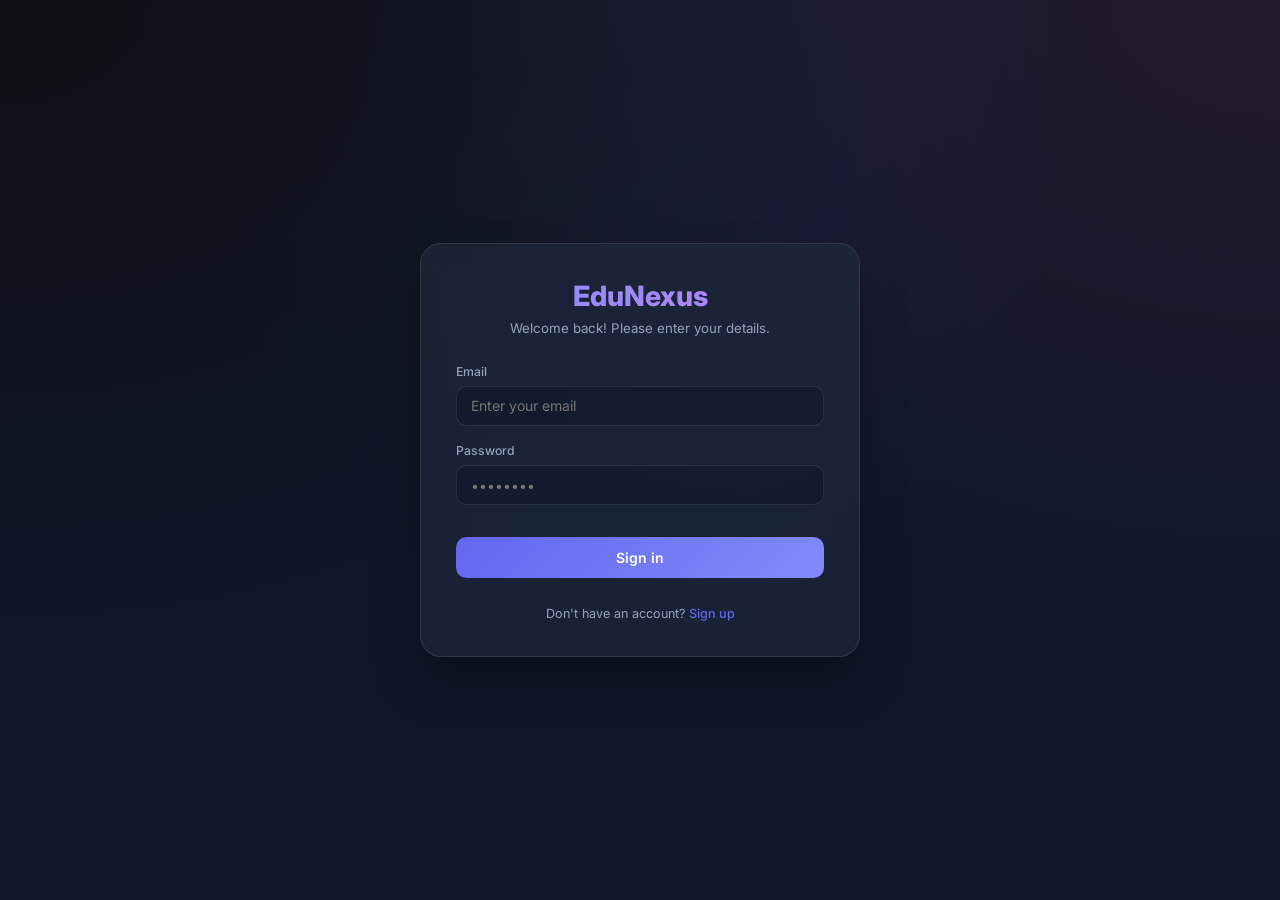
<file: frontend/faculty_dashboard.html>
<!DOCTYPE html>
<html lang="en">
<head>
    <meta charset="UTF-8">
    <meta name="viewport" content="width=device-width, initial-scale=1.0">
    <title>EduNexus - Faculty Dashboard</title>
    <link href="https://fonts.googleapis.com/css2?family=Inter:wght@400;500;600;700;800&display=swap" rel="stylesheet">
    <link rel="stylesheet" href="css/style.css">
    <link rel="stylesheet" href="css/dashboard.css">
    <script src="js/theme.js"></script>
    <link rel="stylesheet" href="https://cdnjs.cloudflare.com/ajax/libs/font-awesome/6.4.0/css/all.min.css">
</head>
<body>
    <div class="dashboard-layout">
        <div class="sidebar-backdrop" id="sidebar-backdrop" onclick="toggleSidebar()"></div>
        <aside class="sidebar">
            <div class="sidebar-header">
                <h2>EduNexus Faculty</h2>
            </div>
            <ul class="nav-links">
                <li class="active"><a href="#classes" onclick="showSection('classes')"><i class="fas fa-chalkboard-teacher"></i> My Classes</a></li>
                <li><a href="#attendance" onclick="showSection('attendance')"><i class="fas fa-clipboard-check"></i> Attendance</a></li>
                <li><a href="#marks" onclick="showSection('marks')"><i class="fas fa-star"></i> Marks</a></li>
                <li><a href="survey_manage.html"><i class="fas fa-poll"></i> Surveys</a></li>
                <li><a href="documents.html"><i class="fas fa-folder-open"></i> Documents</a></li>
                <li><a href="assignments.html"><i class="fas fa-tasks"></i> Assignments</a></li>
                <li><a href="calendar.html"><i class="fas fa-calendar-alt"></i> Calendar</a></li>
                <li><a href="analytics.html"><i class="fas fa-chart-bar"></i> Analytics</a></li>
            </ul>
            <div class="sidebar-footer" style="padding: 1rem 1.5rem; border-top: 1px solid var(--border-color); display: flex; flex-direction: column; gap: 0.5rem;">
                <button onclick="toggleTheme()" class="btn-logout" id="theme-toggle-btn" style="width: 100%; margin: 0;"><i class="fas fa-moon"></i> Dark Mode</button>
                <button onclick="logout()" class="btn-logout" style="width: 100%; margin: 0;"><i class="fas fa-sign-out-alt"></i> Logout</button>
            </div>
        </aside>

        <main class="main-content">
            <header class="topbar" style="display:flex; align-items:center; justify-content:space-between; flex-wrap:wrap; gap:1rem;">
                <div style="display:flex; align-items:center; gap:0.75rem;">
                    <button id="sidebar-toggle" class="sidebar-toggle" onclick="toggleSidebar()"><i class="fas fa-bars"></i></button>
                    <div>
                        <h1>Faculty Dashboard</h1>
                        <p id="faculty-name-display" style="color:var(--text-muted); font-size:0.875rem; margin-top:0.25rem;"></p>
                    </div>
                </div>
                <div id="notif-bell-mount"></div>
            </header>

            <div class="content-sections">
                
                <!-- My Classes Section -->
                <section id="classes" class="section-content active">
                    <!-- Upcoming Academic Events Card -->
                    <div class="dashboard-card" id="upcoming-events-container" style="margin-bottom:1.5rem; border-top:4px solid #818cf8; display:none; background: var(--bg-card); backdrop-filter: blur(12px); border-radius:1rem; padding: 1.25rem;">
                        <div style="display:flex; justify-content:space-between; align-items:center; margin-bottom:0.75rem; flex-wrap:wrap; gap:0.5rem;">
                            <h2 style="font-size:1.1rem; margin:0; display:flex; align-items:center; gap:0.5rem; font-weight:700;">
                                <i class="fas fa-calendar-day" style="color:#818cf8;"></i> Upcoming Academic Events
                            </h2>
                            <a href="calendar.html" class="btn" style="padding:0.4rem 0.8rem; font-size:0.72rem; margin:0;"><i class="fas fa-plus"></i> Create Event</a>
                        </div>
                        <div style="display:grid; grid-template-columns: repeat(auto-fit, minmax(220px, 1fr)); gap:1rem;" id="upcoming-events-list">
                            <!-- Dynamically populated -->
                        </div>
                    </div>

                    <!-- Analytics Quick Widget -->
                    <div style="display:grid; grid-template-columns: repeat(auto-fit, minmax(280px, 1fr)); gap:1.25rem; margin-bottom:1.5rem;" id="classes-quick-widgets">
                        <div class="dashboard-card" style="border-left: 4px solid var(--primary-color);">
                            <h2 style="font-size:1.05rem; margin-bottom:0.4rem; display:flex; align-items:center; gap:0.5rem; font-weight:700;">
                                <i class="fas fa-chart-pie" style="color:var(--primary-color);"></i> Class Performance Insights
                            </h2>
                            <p style="font-size:0.8rem; color:var(--text-muted); margin-bottom:0.75rem;">Summary of average marks and attendance across your classes.</p>
                            <div style="display:flex; justify-content:space-between; align-items:center;">
                                <span style="font-size:0.82rem;">Avg Attendance: <strong id="quick-avg-att">—</strong></span>
                                <a href="analytics.html" class="btn" style="padding:0.4rem 0.8rem; font-size:0.72rem; margin:0;"><i class="fas fa-arrow-right"></i> Full Insights</a>
                            </div>
                        </div>

                        <div class="dashboard-card" style="border-left: 4px solid #ef4444;">
                            <h2 style="font-size:1.05rem; margin-bottom:0.4rem; display:flex; align-items:center; gap:0.5rem; font-weight:700;">
                                <i class="fas fa-exclamation-triangle" style="color:#ef4444;"></i> At-Risk Students Alerts
                            </h2>
                            <p style="font-size:0.8rem; color:var(--text-muted); margin-bottom:0.75rem;">Early detection of students needing academic support.</p>
                            <div style="display:flex; justify-content:space-between; align-items:center;">
                                <span style="font-size:0.82rem;">Students At Risk: <strong id="quick-at-risk-count" style="color:#ef4444;">—</strong></span>
                                <a href="analytics.html" class="btn" style="padding:0.4rem 0.8rem; font-size:0.72rem; margin:0; background:#ef4444; border-color:#ef4444; color:white;"><i class="fas fa-eye"></i> View Alerts</a>
                            </div>
                        </div>
                    </div>

                    <div class="dashboard-card">
                        <h2>Assigned Classes</h2>
                        <div class="table-container">
                            <table id="my-classes-table">
                                <thead>
                                    <tr>
                                        <th>Class Name</th>
                                        <th>My Roles</th>
                                        <th>My Subjects</th>
                                        <th>Action</th>
                                    </tr>
                                </thead>
                                <tbody></tbody>
                            </table>
                        </div>
                    </div>
                </section>

                <!-- Attendance Section -->
                <section id="attendance" class="section-content">
                    <div class="dashboard-card">
                        <div style="display:flex; justify-content:space-between; align-items:center; margin-bottom:1.5rem; flex-wrap:wrap; gap:1rem;">
                            <h2 style="margin:0;">Record Attendance</h2>
                            <a href="import.html" class="btn" style="padding:0.5rem 1rem; font-size:0.8rem; margin:0; display:inline-flex; align-items:center; gap:0.5rem; text-decoration:none;"><i class="fas fa-file-import"></i> Bulk Import</a>
                        </div>
                        <form id="attendance-filter-form" class="inline-form" style="flex-wrap: wrap;">
                            <select id="att-class" class="form-control form-select" required onchange="loadClassSubjectsForAttendance()">
                                <option value="" disabled selected>Select Class</option>
                            </select>
                            <select id="att-subject" class="form-control form-select" required>
                                <option value="" disabled selected>Select Subject</option>
                            </select>
                            <input type="date" id="att-date" class="form-control" required>
                            <select id="att-hour" class="form-control form-select" required>
                                <option value="" disabled selected>Select Hour</option>
                                <option value="1">1st Hour</option>
                                <option value="2">2nd Hour</option>
                                <option value="3">3rd Hour</option>
                                <option value="4">4th Hour</option>
                                <option value="5">5th Hour</option>
                                <option value="6">6th Hour</option>
                            </select>
                            <button type="submit" class="btn" style="flex: unset; width: max-content; padding: 0.8rem 2rem; margin-top:0;">Fetch</button>
                        </form>

                        <div id="attendance-sheet-container" style="display:none; margin-top:2rem;">
                            <h3>Attendance Sheet</h3>
                            <div class="table-container">
                                <table id="attendance-table">
                                    <thead>
                                        <tr>
                                            <th>Register No</th>
                                            <th>Name</th>
                                            <th>Status</th>
                                        </tr>
                                    </thead>
                                    <tbody></tbody>
                                </table>
                            </div>
                            <button onclick="saveAttendance()" class="btn" style="margin-top:1.5rem; max-width:200px;">Save Attendance</button>
                            <div id="attendance-msg" class="message-container"></div>
                        </div>
                    </div>
                </section>

                <!-- Marks Section -->
                <section id="marks" class="section-content">
                    <div class="dashboard-card">
                        <div style="display:flex; justify-content:space-between; align-items:center; margin-bottom:1.5rem; flex-wrap:wrap; gap:1rem;">
                            <h2 style="margin:0;">Upload Marks</h2>
                            <a href="import.html" class="btn" style="padding:0.5rem 1rem; font-size:0.8rem; margin:0; display:inline-flex; align-items:center; gap:0.5rem; text-decoration:none;"><i class="fas fa-file-import"></i> Bulk Import</a>
                        </div>
                        <form id="marks-filter-form" class="inline-form" style="flex-wrap: wrap;">
                            <select id="marks-class" class="form-control form-select" required onchange="loadClassSubjectsForMarks()">
                                <option value="" disabled selected>Select Class</option>
                            </select>
                            <select id="marks-subject" class="form-control form-select" required>
                                <option value="" disabled selected>Select Subject</option>
                            </select>
                            <select id="marks-type" class="form-control form-select" required>
                                <option value="" disabled selected>Mark Type</option>
                                <option value="Internal">Internal</option>
                                <option value="Assignment">Assignment</option>
                                <option value="Lab">Lab</option>
                                <option value="Activity">Activity</option>
                            </select>
                            <input type="text" id="marks-name" placeholder="E.g., Assignment 1" class="form-control" required>
                            <button type="submit" class="btn" style="flex: unset; width: max-content; padding: 0.8rem 2rem; margin-top:0;">Load Roster</button>
                        </form>

                        <div id="marks-sheet-container" style="display:none; margin-top:2rem;">
                            <h3>Marks Entry</h3>
                            <div class="table-container">
                                <table id="marks-table">
                                    <thead>
                                        <tr>
                                            <th>Register No</th>
                                            <th>Name</th>
                                            <th>Marks (Number)</th>
                                        </tr>
                                    </thead>
                                    <tbody></tbody>
                                </table>
                            </div>
                            <button onclick="saveMarks()" class="btn" style="margin-top:1.5rem; max-width:200px;">Save Marks</button>
                            <div id="marks-msg" class="message-container"></div>
                        </div>
                    </div>
                </section>
                
            </div>
        </main>
    </div>

    <div id="notif-panel-mount"></div>
    <script src="js/faculty.js"></script>
    <script src="js/notifications.js"></script>
</body>
</html>
</file>
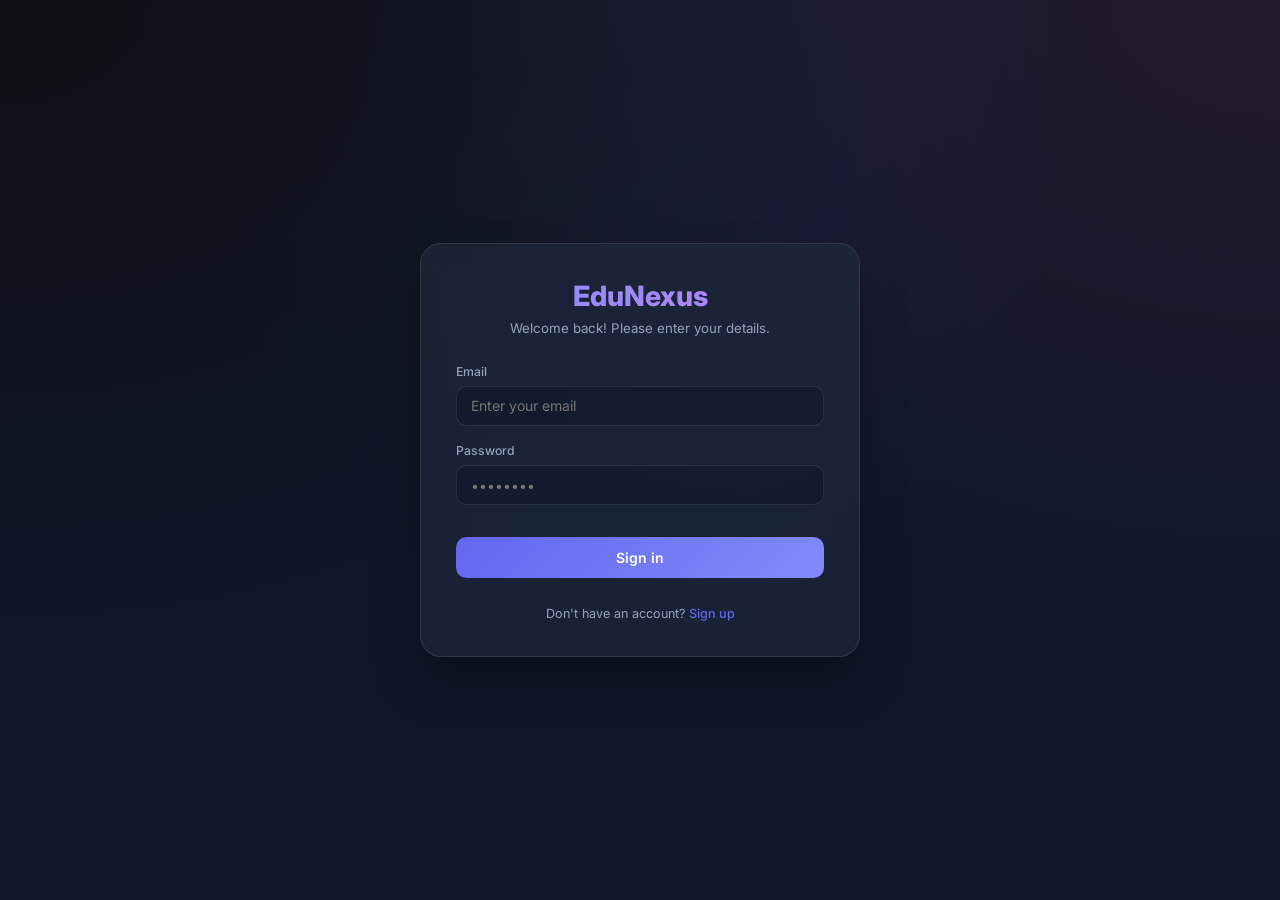
<file: frontend/login.html>
<!DOCTYPE html>
<html lang="en">
<head>
    <meta charset="UTF-8">
    <meta name="viewport" content="width=device-width, initial-scale=1.0">
    <title>EduNexus - Login</title>
    <link href="https://fonts.googleapis.com/css2?family=Inter:wght@400;500;600;700;800&display=swap" rel="stylesheet">
    <link rel="stylesheet" href="css/style.css">
    <script src="js/theme.js"></script>
</head>
<body>
    <div class="auth-container">
        <div class="auth-header">
            <h1 class="auth-logo">EduNexus</h1>
            <p class="auth-subtitle">Welcome back! Please enter your details.</p>
        </div>
        
        <form id="loginForm">
            <div class="form-group">
                <label for="email">Email</label>
                <input type="email" id="email" class="form-control" placeholder="Enter your email" required autocomplete="email">
            </div>
            
            <div class="form-group">
                <label for="password">Password</label>
                <input type="password" id="password" class="form-control" placeholder="••••••••" required autocomplete="current-password">
            </div>
            
            <div id="loginError" class="error-message"></div>
            
            <button type="submit" class="btn" id="loginBtn">Sign in</button>
        </form>
        
        <div class="auth-footer">
            Don't have an account? <a href="signup.html">Sign up</a>
        </div>
    </div>

    <script src="js/auth.js"></script>
</body>
</html>
</file>
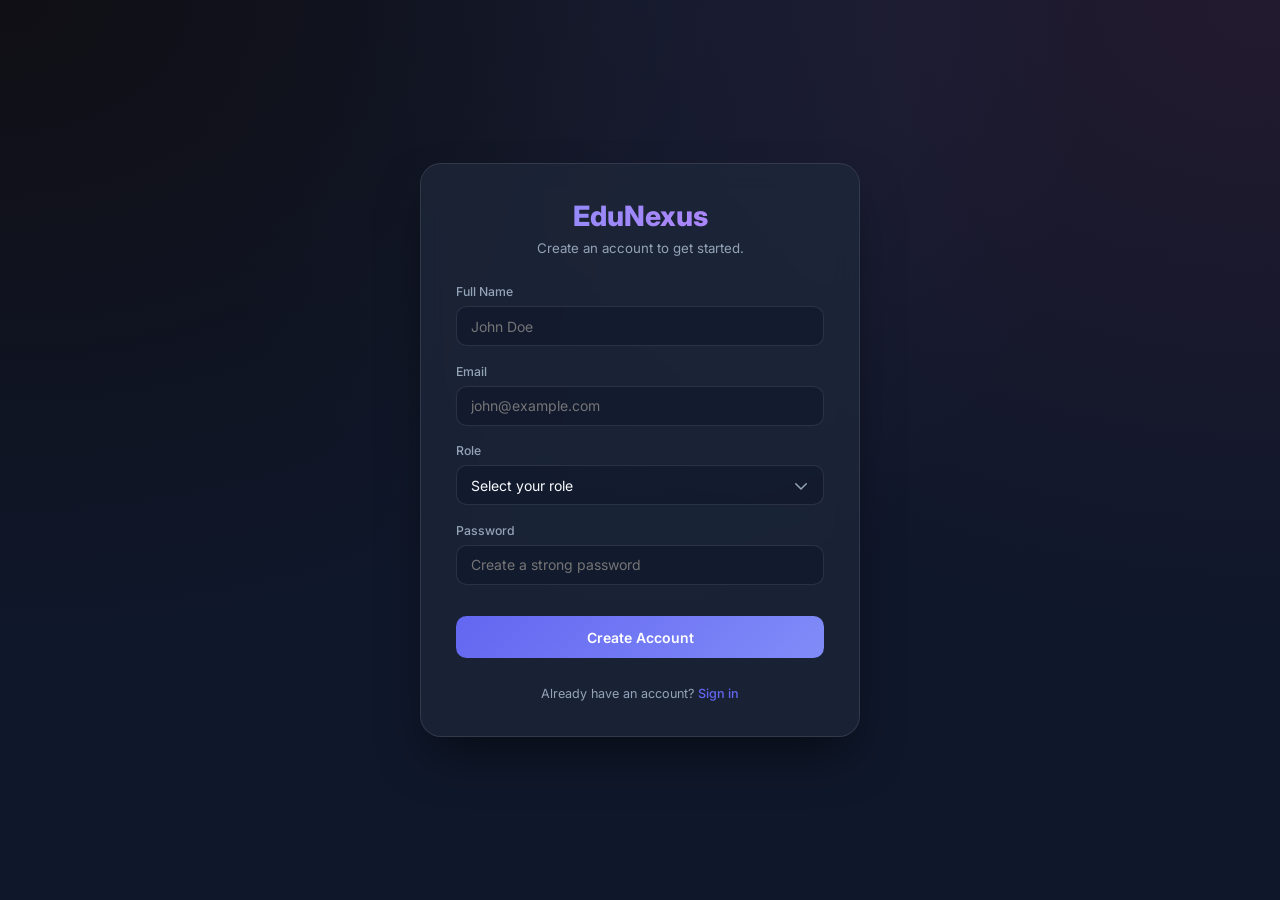
<file: frontend/signup.html>
<!DOCTYPE html>
<html lang="en">
<head>
    <meta charset="UTF-8">
    <meta name="viewport" content="width=device-width, initial-scale=1.0">
    <title>EduNexus - Sign Up</title>
    <link href="https://fonts.googleapis.com/css2?family=Inter:wght@400;500;600;700;800&display=swap" rel="stylesheet">
    <link rel="stylesheet" href="css/style.css">
    <script src="js/theme.js"></script>
</head>
<body>
    <div class="auth-container">
        <div class="auth-header">
            <h1 class="auth-logo">EduNexus</h1>
            <p class="auth-subtitle">Create an account to get started.</p>
        </div>
        
        <form id="signupForm">
            <div class="form-group">
                <label for="name">Full Name</label>
                <input type="text" id="name" class="form-control" placeholder="John Doe" required>
            </div>
            
            <div class="form-group">
                <label for="email">Email</label>
                <input type="email" id="email" class="form-control" placeholder="john@example.com" required autocomplete="email">
            </div>

            <div class="form-group">
                <label for="role">Role</label>
                <select id="role" class="form-control form-select" required onchange="toggleAdminFields()">
                    <option value="" disabled selected>Select your role</option>
                    <option value="student">Student</option>
                    <option value="faculty">Faculty</option>
                    <option value="admin">Administrator</option>
                </select>
            </div>
            
            <div id="admin-fields">
                <div class="form-group">
                    <label for="institutionName">Institution Name</label>
                    <input type="text" id="institutionName" class="form-control" placeholder="e.g. EduNexus University">
                </div>
            </div>

            <div class="form-group">
                <label for="password">Password</label>
                <input type="password" id="password" class="form-control" placeholder="Create a strong password" required autocomplete="new-password">
            </div>
            
            <div id="signupError" class="error-message"></div>
            
            <button type="submit" class="btn" id="signupBtn">Create Account</button>
        </form>
        
        <div class="auth-footer">
            Already have an account? <a href="login.html">Sign in</a>
        </div>
    </div>

    <script src="js/auth.js"></script>
</body>
</html>
</file>
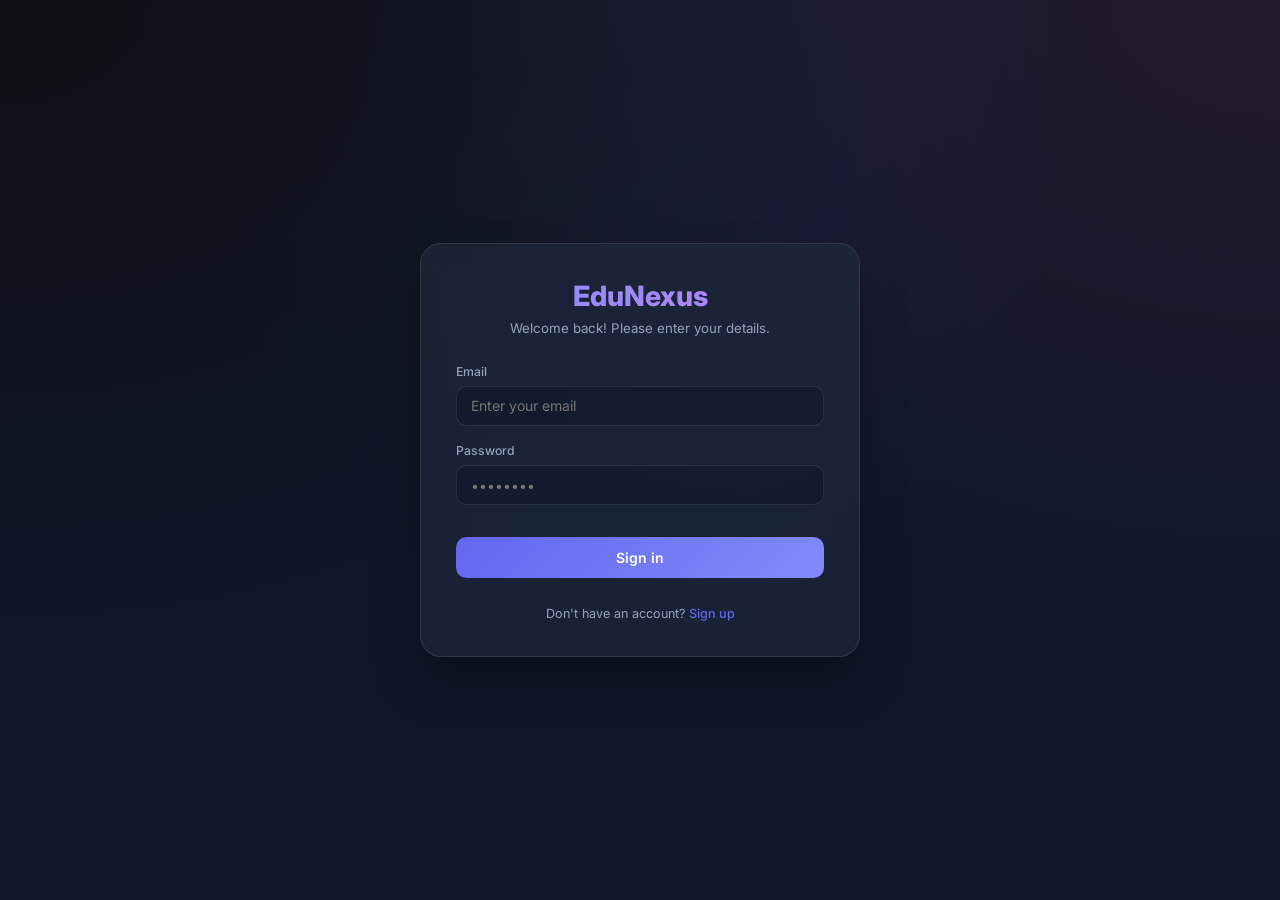
<file: frontend/student_dashboard.html>
<!DOCTYPE html>
<html lang="en">
<head>
    <meta charset="UTF-8">
    <meta name="viewport" content="width=device-width, initial-scale=1.0">
    <title>EduNexus - Student Dashboard</title>
    <link href="https://fonts.googleapis.com/css2?family=Inter:wght@400;500;600;700;800&display=swap" rel="stylesheet">
    <link rel="stylesheet" href="css/style.css">
    <link rel="stylesheet" href="css/dashboard.css">
    <script src="js/theme.js"></script>
    <link rel="stylesheet" href="https://cdnjs.cloudflare.com/ajax/libs/font-awesome/6.4.0/css/all.min.css">
    <style>
        /* Live Timetable Grid */
        .tt-wrap { overflow-x: auto; margin-top: 1rem; }
        .tt-wrap table { width: 100%; border-collapse: collapse; min-width: 640px; }
        .tt-wrap th, .tt-wrap td { padding: 0.55rem 0.4rem; border: 1px solid var(--border-color); text-align: center; font-size: 0.82rem; }
        .tt-wrap th { background: rgba(99,102,241,0.1); color: var(--primary-color); font-weight: 700; }
        .tt-wrap td.day-col { font-weight: 600; background: var(--input-bg); text-align:left; padding-left:0.75rem; white-space:nowrap; min-width:90px; }
        .tt-wrap td.today-row { background: rgba(99,102,241,0.06); }
        .tt-cell-name { font-weight: 600; font-size: 0.8rem; color: var(--text-main); display:block; }
        .tt-cell-teacher { font-size: 0.7rem; color: var(--text-muted); display:block; }
        .tt-empty { color: var(--border-color); }

        /* ══ Marks Section Styles ══ */
        .perf-overview {
            display: grid;
            grid-template-columns: repeat(auto-fit, minmax(160px, 1fr));
            gap: 1rem;
            margin-bottom: 2rem;
        }
        .perf-card {
            background: var(--input-bg);
            border: 1px solid var(--border-color);
            border-radius: 0.75rem;
            padding: 1.25rem;
            text-align: center;
        }
        .perf-card .perf-label { font-size: 0.75rem; color: var(--text-muted); font-weight: 600; text-transform: uppercase; letter-spacing: 0.04em; margin-bottom: 0.5rem; }
        .perf-value { font-size: 2rem; font-weight: 800; }
        .perf-value.avg { background: linear-gradient(135deg, #6366f1, #8b5cf6); -webkit-background-clip: text; -webkit-text-fill-color: transparent; }
        .perf-value.grade { font-size: 1.75rem; }
        .grade-Ap,.grade-A  { color: #10b981; }
        .grade-Bp,.grade-B  { color: #6366f1; }
        .grade-C            { color: #f59e0b; }
        .grade-D            { color: #ef4444; }

        /* Subject accordion cards */
        .marks-subject-card {
            background: var(--input-bg);
            border: 1px solid var(--border-color);
            border-radius: 0.75rem;
            margin-bottom: 1rem;
            overflow: hidden;
            transition: border-color .2s;
        }
        .marks-subject-card:hover { border-color: rgba(99,102,241,0.4); }
        .subject-card-header {
            display: flex; align-items: center; justify-content: space-between;
            padding: 1rem 1.25rem; cursor: pointer; user-select: none;
            transition: background .15s;
        }
        .subject-card-header:hover { background: rgba(99,102,241,0.05); }
        .subject-card-left { display: flex; align-items: center; gap: 0.75rem; }
        .subject-code-badge {
            background: rgba(99,102,241,0.15); color: #818cf8;
            padding: 0.2rem 0.6rem; border-radius: 0.35rem;
            font-size: 0.72rem; font-weight: 700;
        }
        .subject-name-title { font-weight: 700; font-size: 1rem; }
        .subject-card-right { display: flex; align-items: center; gap: 0.75rem; }
        .subject-avg-pill {
            display: inline-flex; align-items: center; gap: 0.35rem;
            background: var(--bg-card); border: 1px solid var(--border-color);
            border-radius: 2rem; padding: 0.25rem 0.75rem; font-size: 0.8rem; font-weight: 700;
        }
        .grade-chip {
            display: inline-flex; align-items: center; justify-content: center;
            width: 2rem; height: 2rem; border-radius: 50%; font-weight: 800; font-size: 0.8rem;
        }
        .grade-chip.Ap,.grade-chip.A  { background: rgba(16,185,129,0.18); color: #10b981; }
        .grade-chip.Bp,.grade-chip.B  { background: rgba(99,102,241,0.18); color: #818cf8; }
        .grade-chip.C                  { background: rgba(245,158,11,0.15); color: #fbbf24; }
        .grade-chip.D                  { background: rgba(239,68,68,0.15); color: #f87171; }
        .card-chevron { color: var(--text-muted); font-size: 0.85rem; transition: transform .25s; }
        .card-chevron.open { transform: rotate(180deg); }

        /* Mark groups inside each subject card */
        .subject-card-body { display: none; border-top: 1px solid var(--border-color); }
        .subject-card-body.open { display: block; }
        .mark-group { padding: 1rem 1.25rem; border-bottom: 1px solid rgba(255,255,255,0.04); }
        .mark-group:last-child { border-bottom: none; }
        .mark-group-title {
            font-size: 0.72rem; font-weight: 700; text-transform: uppercase; letter-spacing: 0.06em;
            color: var(--primary-color); margin-bottom: 0.75rem; display: flex; align-items: center; gap: 0.4rem;
        }
        .mark-entries { display: flex; flex-wrap: wrap; gap: 0.6rem; }
        .mark-entry {
            display: flex; flex-direction: column; align-items: center;
            background: var(--input-bg); border: 1px solid var(--border-color);
            border-radius: 0.6rem; padding: 0.65rem 1rem; min-width: 110px;
            transition: border-color .15s, transform .15s;
        }
        .mark-entry:hover { border-color: rgba(99,102,241,0.35); transform: translateY(-1px); }
        .mark-entry-name { font-size: 0.72rem; color: var(--text-muted); font-weight: 600; margin-bottom: 0.4rem; text-align: center; }
        .mark-entry-val { font-size: 1.4rem; font-weight: 800; }
        .mark-val-high { color: #10b981; }
        .mark-val-mid  { color: #818cf8; }
        .mark-val-low  { color: #f87171; }
        .mark-entry-date { font-size: 0.65rem; color: var(--text-muted); margin-top: 0.25rem; }

        /* Subject total bar */
        .subject-total-row {
            display: flex; align-items: center; justify-content: space-between;
            padding: 0.75rem 1.25rem; background: rgba(99,102,241,0.05);
            border-top: 1px solid var(--border-color); font-size: 0.85rem; flex-wrap: wrap; gap: 0.5rem;
        }
        .total-label { color: var(--text-muted); }
        .total-val { font-weight: 800; font-size: 1rem; }

        /* Attendance status chips */
        .att-chip { display: inline-block; padding: 0.2rem 0.6rem; border-radius: 0.35rem; font-weight: 700; font-size: 0.78rem; }
        .att-chip.P  { background: rgba(16,185,129,0.15); color: #10b981; }
        .att-chip.AB { background: rgba(239,68,68,0.13); color: #ef4444; }
        .att-chip.SR { background: rgba(245,158,11,0.13); color: #fbbf24; }
        .att-chip.DL { background: rgba(99,102,241,0.14); color: #818cf8; }
    </style>
</head>
<body>
    <div class="dashboard-layout">
        <div class="sidebar-backdrop" id="sidebar-backdrop" onclick="toggleSidebar()"></div>
        <aside class="sidebar">
            <div class="sidebar-header">
                <h2>EduNexus</h2>
                <p id="student-name" style="color:var(--text-muted); font-size:0.875rem; margin-top:0.25rem;"></p>
            </div>
            <ul class="nav-links">
                <li class="active"><a href="#courses" onclick="showSection('courses',this)"><i class="fas fa-book"></i> My Courses</a></li>
                <li><a href="#schedule" onclick="showSection('schedule',this)"><i class="fas fa-calendar-alt"></i> Class Schedule</a></li>
                <li><a href="#attendance" onclick="showSection('attendance',this)"><i class="fas fa-user-check"></i> Attendance</a></li>
                <li><a href="#marks" onclick="showSection('marks',this)"><i class="fas fa-chart-bar"></i> Marks &amp; Performance</a></li>
                <li><a href="#analytics" onclick="showSection('analytics',this)"><i class="fas fa-chart-pie"></i> Performance Analytics</a></li>
                <li><a href="survey_student.html"><i class="fas fa-poll"></i> Surveys</a></li>
                <li><a href="documents.html"><i class="fas fa-folder-open"></i> Documents</a></li>
                <li><a href="assignments.html"><i class="fas fa-tasks"></i> Assignments</a></li>
                <li><a href="calendar.html"><i class="fas fa-calendar-alt"></i> Calendar</a></li>
            </ul>
            <div class="sidebar-footer" style="padding: 1rem 1.5rem; border-top: 1px solid var(--border-color); display: flex; flex-direction: column; gap: 0.5rem;">
                <button onclick="toggleTheme()" class="btn-logout" id="theme-toggle-btn" style="width: 100%; margin: 0;"><i class="fas fa-moon"></i> Dark Mode</button>
                <button onclick="logout()" class="btn-logout" style="width: 100%; margin: 0;"><i class="fas fa-sign-out-alt"></i> Logout</button>
            </div>
        </aside>

        <main class="main-content">
            <header class="topbar" style="display:flex; align-items:center; justify-content:space-between; flex-wrap:wrap; gap:1rem;">
                <div style="display:flex; align-items:center; gap:0.75rem;">
                    <button id="sidebar-toggle" class="sidebar-toggle" onclick="toggleSidebar()"><i class="fas fa-bars"></i></button>
                    <div>
                        <h1>Student Dashboard</h1>
                        <div id="student-info-badge" style="background: rgba(99,102,241,0.1); color: var(--primary-color); padding: 0.5rem 1rem; border-radius: 2rem; font-weight: 500; font-size: 0.9rem; margin-top:0.5rem; display:inline-block;">
                            Reg No: <span id="reg-no-display">…</span> | <span id="class-display">…</span>
                        </div>
                    </div>
                </div>
                <div id="notif-bell-mount"></div>
            </header>


            <div class="content-sections">

                <!-- My Courses -->
                <section id="courses" class="section-content active">
                    <!-- Upcoming Academic Events Card -->
                    <div class="dashboard-card" id="upcoming-events-container" style="margin-bottom:1.5rem; border-top:4px solid #818cf8; display:none; background: var(--bg-card); backdrop-filter: blur(12px); border-radius:1rem; padding: 1.25rem;">
                        <h2 style="font-size:1.1rem; margin-bottom:0.75rem; display:flex; align-items:center; gap:0.5rem; font-weight:700;">
                            <i class="fas fa-calendar-day" style="color:#818cf8;"></i> Upcoming Academic Events
                        </h2>
                        <div style="display:grid; grid-template-columns: repeat(auto-fit, minmax(220px, 1fr)); gap:1rem;" id="upcoming-events-list">
                            <!-- Dynamically populated -->
                        </div>
                    </div>

                    <div class="card-grid" id="courses-grid">
                        <div class="dashboard-card" style="text-align:center;"><p>Loading courses…</p></div>
                    </div>
                </section>

                <!-- Class Schedule -->
                <section id="schedule" class="section-content">
                    <div class="dashboard-card">
                        <h2>Weekly Timetable</h2>
                        <p id="tt-loading" style="color:var(--text-muted); margin-top:0.5rem;">Loading timetable…</p>
                        <div class="tt-wrap" id="student-tt-grid"></div>
                    </div>
                </section>

                <!-- Attendance History -->
                <section id="attendance" class="section-content">
                    <div class="dashboard-card">
                        <h2>Attendance History</h2>
                        <div class="table-container">
                            <table id="attendance-history-table">
                                <thead>
                                    <tr>
                                        <th>Date</th><th>Hour</th><th>Subject</th><th>Status</th>
                                    </tr>
                                </thead>
                                <tbody></tbody>
                            </table>
                        </div>
                    </div>
                </section>

                <!-- ════════════════════ Marks & Performance ════════════════ -->
                <section id="marks" class="section-content">
                    <!-- Report Card download strip -->
                    <div style="display:flex; align-items:center; justify-content:space-between; flex-wrap:wrap; gap:1rem; margin-bottom:1.5rem; padding:1rem 1.25rem; background:linear-gradient(135deg,rgba(99,102,241,0.12),rgba(139,92,246,0.1)); border:1px solid rgba(99,102,241,0.25); border-radius:0.75rem;">
                        <div>
                            <p style="font-weight:700; font-size:1rem; margin:0; color:var(--text-main);"><i class="fas fa-file-pdf" style="color:#ef4444; margin-right:0.5rem;"></i>Report Card</p>
                            <p style="font-size:0.82rem; color:var(--text-muted); margin-top:0.2rem;">Download your official academic report as a formatted PDF.</p>
                        </div>
                        <button id="btn-download-report" onclick="downloadReportCard()" style="display:flex; align-items:center; gap:0.6rem; padding:0.7rem 1.4rem; background:linear-gradient(135deg,#6366f1,#8b5cf6); color:#fff; border:none; border-radius:0.55rem; font-weight:700; font-size:0.875rem; cursor:pointer; transition:opacity .2s, transform .1s; white-space:nowrap;" onmouseover="this.style.opacity='.87'" onmouseout="this.style.opacity='1'">
                            <i class="fas fa-download"></i> Download Report Card
                        </button>
                    </div>

                    <div class="dashboard-card" style="margin-bottom:1.5rem;">
                        <h2 style="margin-bottom:1.25rem;">Overall Performance</h2>
                        <div class="perf-overview" id="perf-overview">
                            <div class="perf-card">
                                <div class="perf-label">Overall Average</div>
                                <div class="perf-value avg" id="perf-avg">—</div>
                            </div>
                            <div class="perf-card">
                                <div class="perf-label">Overall Grade</div>
                                <div class="perf-value grade" id="perf-grade">—</div>
                            </div>
                            <div class="perf-card">
                                <div class="perf-label">Subjects Tracked</div>
                                <div class="perf-value" id="perf-subjects" style="color:var(--primary-color);">—</div>
                            </div>
                            <div class="perf-card">
                                <div class="perf-label">Evaluations Done</div>
                                <div class="perf-value" id="perf-evals" style="color:#f59e0b;">—</div>
                            </div>
                        </div>
                    </div>

                    <h2 style="font-size:1.2rem; font-weight:700; margin-bottom:1rem; color:var(--text-main);">
                        <i class="fas fa-layer-group" style="color:var(--primary-color); margin-right:0.5rem;"></i>Subject-wise Marks
                    </h2>
                    <div id="marks-subjects-container">
                        <p style="color:var(--text-muted); text-align:center; padding:2rem 0;">Loading marks…</p>
                    </div>
                </section>

                <!-- ════════════════════ Personal Performance Analytics ════════════════ -->
                <section id="analytics" class="section-content">
                    <div class="dashboard-card" style="margin-bottom:1.5rem; border-left: 4px solid var(--primary-color);">
                        <h2 style="margin-bottom:0.5rem;"><i class="fas fa-chart-bar" style="color:var(--primary-color); margin-right:0.5rem;"></i>My Performance Summary & Standing</h2>
                        <p style="color:var(--text-muted); font-size:0.82rem; margin:0;">Detailed analytical metrics and comparative class benchmarks.</p>
                    </div>

                    <div class="metrics-summary-grid" style="display:grid; grid-template-columns: repeat(auto-fit, minmax(180px, 1fr)); gap:1rem; margin-bottom:1.5rem;">
                        <div class="metric-widget" style="background:var(--input-bg); border:1px solid var(--border-color); border-radius:0.75rem; padding:1.25rem; text-align:center; border-top:4px solid var(--primary-color);">
                            <div class="metric-title" style="font-size: 0.72rem; font-weight: 700; text-transform: uppercase; color: var(--text-muted); margin-bottom:0.4rem;">Class Rank Position</div>
                            <div class="metric-val" id="analytics-rank" style="font-size:1.8rem; font-weight:800;">—</div>
                        </div>
                        <div class="metric-widget" style="background:var(--input-bg); border:1px solid var(--border-color); border-radius:0.75rem; padding:1.25rem; text-align:center; border-top:4px solid #10b981;">
                            <div class="metric-title" style="font-size: 0.72rem; font-weight: 700; text-transform: uppercase; color: var(--text-muted); margin-bottom:0.4rem;">Marks Average</div>
                            <div class="metric-val" id="analytics-marks" style="font-size:1.8rem; font-weight:800; color:#10b981;">—</div>
                        </div>
                        <div class="metric-widget" style="background:var(--input-bg); border:1px solid var(--border-color); border-radius:0.75rem; padding:1.25rem; text-align:center; border-top:4px solid #fbbf24;">
                            <div class="metric-title" style="font-size: 0.72rem; font-weight: 700; text-transform: uppercase; color: var(--text-muted); margin-bottom:0.4rem;">Attendance Rate</div>
                            <div class="metric-val" id="analytics-attendance" style="font-size:1.8rem; font-weight:800; color:#fbbf24;">—</div>
                        </div>
                        <div class="metric-widget" style="background:var(--input-bg); border:1px solid var(--border-color); border-radius:0.75rem; padding:1.25rem; text-align:center; border-top:4px solid #c084fc;">
                            <div class="metric-title" style="font-size: 0.72rem; font-weight: 700; text-transform: uppercase; color: var(--text-muted); margin-bottom:0.4rem;">Assignment Rate</div>
                            <div class="metric-val" id="analytics-assignments" style="font-size:1.8rem; font-weight:800; color:#c084fc;">—</div>
                        </div>
                    </div>

                    <div class="card-grid" style="display:grid; grid-template-columns: 2fr 1fr; gap:1.5rem; margin-bottom: 2rem;">
                        <!-- Left: Benchmark breakdown -->
                        <div class="dashboard-card" style="padding:1.5rem; background:var(--bg-card); border:1px solid var(--border-color); border-radius:1rem;">
                            <h3 style="margin-bottom:1rem; font-size:1.05rem; font-weight:700;"><i class="fas fa-balance-scale" style="color:var(--primary-color);"></i> My Benchmarks vs Class Average</h3>
                            
                            <div class="distribution-grid" style="display:flex; flex-direction:column; gap:1.25rem;">
                                <div>
                                    <div style="display:flex; justify-content:space-between; font-size:0.85rem; margin-bottom:0.35rem;">
                                        <span>My Marks Average vs Class Average</span>
                                        <strong><span id="benchmark-my-marks">—</span> / <span id="benchmark-class-marks">—</span></strong>
                                    </div>
                                    <div class="dist-bar-bg" style="height:8px; background:var(--border-color); border-radius:4px; overflow:hidden; position:relative;">
                                        <div class="dist-bar-fill" id="benchmark-marks-fill" style="height:100%; background:#10b981; width:0%;"></div>
                                    </div>
                                </div>
                                <div>
                                    <div style="display:flex; justify-content:space-between; font-size:0.85rem; margin-bottom:0.35rem;">
                                        <span>My Attendance Rate vs Class Average</span>
                                        <strong><span id="benchmark-my-att">—</span> / <span id="benchmark-class-att">—</span></strong>
                                    </div>
                                    <div class="dist-bar-bg" style="height:8px; background:var(--border-color); border-radius:4px; overflow:hidden; position:relative;">
                                        <div class="dist-bar-fill" id="benchmark-att-fill" style="height:100%; background:#fbbf24; width:0%;"></div>
                                    </div>
                                </div>
                                <div>
                                    <div style="display:flex; justify-content:space-between; font-size:0.85rem; margin-bottom:0.35rem;">
                                        <span>My Assignment Completion vs Class Average</span>
                                        <strong><span id="benchmark-my-assign">—</span> / <span id="benchmark-class-assign">—</span></strong>
                                    </div>
                                    <div class="dist-bar-bg" style="height:8px; background:var(--border-color); border-radius:4px; overflow:hidden; position:relative;">
                                        <div class="dist-bar-fill" id="benchmark-assign-fill" style="height:100%; background:#c084fc; width:0%;"></div>
                                    </div>
                                </div>
                            </div>
                        </div>

                        <!-- Right: Alerts & Trends -->
                        <div style="display:flex; flex-direction:column; gap:1rem;">
                            <div class="dashboard-card" style="padding:1.25rem; background:var(--bg-card); border:1px solid var(--border-color); border-radius:1rem;">
                                <h4 style="margin:0 0 0.5rem; font-size:0.9rem; text-transform:uppercase; color:var(--text-muted);">Risk Status Alerts</h4>
                                <div id="analytics-alert-container">
                                    <!-- Dynamic risk severity warning -->
                                </div>
                            </div>

                            <div class="dashboard-card" style="padding:1.25rem; background:var(--bg-card); border:1px solid var(--border-color); border-radius:1rem;">
                                <h4 style="margin:0 0 0.5rem; font-size:0.9rem; text-transform:uppercase; color:var(--text-muted);">Performance Trend</h4>
                                <div id="analytics-trend-container">
                                    <!-- Dynamic trend badge -->
                                </div>
                            </div>
                        </div>
                    </div>
                </section>

            </div>
        </main>
    </div>

    <div id="notif-panel-mount"></div>
    <script src="js/student.js"></script>
    <script src="js/notifications.js"></script>
</body>
</html>
</file>
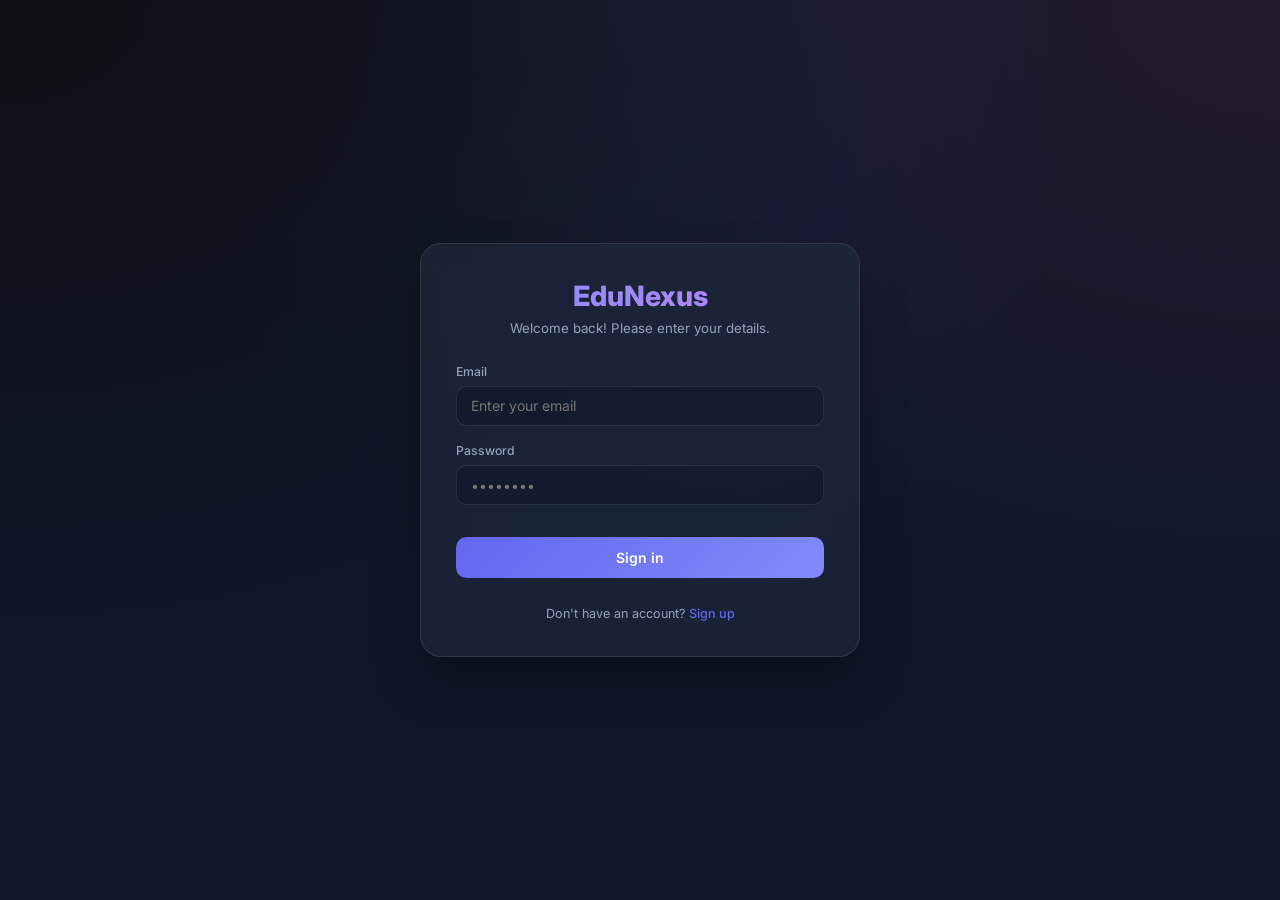
<file: frontend/survey_manage.html>
<!DOCTYPE html>
<html lang="en">
<head>
    <meta charset="UTF-8">
    <meta name="viewport" content="width=device-width, initial-scale=1.0">
    <title>EduNexus – Survey Builder</title>
    <meta name="description" content="Create professional class surveys with a dynamic Google-Forms-like builder in EduNexus.">
    <link href="https://fonts.googleapis.com/css2?family=Inter:wght@400;500;600;700;800&display=swap" rel="stylesheet">
    <link rel="stylesheet" href="css/style.css">
    <link rel="stylesheet" href="css/dashboard.css">
    <script src="js/theme.js"></script>
    <link rel="stylesheet" href="https://cdnjs.cloudflare.com/ajax/libs/font-awesome/6.4.0/css/all.min.css">
    <style>
        /* ═══════════ SURVEY BUILDER STYLES ═══════════ */

        /* Override main-content for full-width builder */
        .builder-main { padding: 0 !important; display: flex; flex-direction: column; height: 100vh; }
        .builder-topbar {
            padding: 1.25rem 2rem; border-bottom: 1px solid var(--border-color);
            display: flex; align-items: center; justify-content: space-between;
            background: var(--bg-card); backdrop-filter: blur(12px); z-index: 5; flex-shrink: 0;
        }
        .builder-topbar h1 { font-size: 1.4rem; margin: 0; }
        .topbar-actions { display: flex; gap: .75rem; align-items: center; }

        /* ── Tab system ── */
        .view-tabs { display: flex; gap: .5rem; margin: 0; }
        .view-tab {
            padding: .5rem 1.2rem; border-radius: 2rem; border: 1px solid var(--border-color);
            background: transparent; color: var(--text-muted); cursor: pointer;
            font-family: inherit; font-size: .85rem; transition: all .2s; font-weight: 500;
        }
        .view-tab.active { background: var(--primary-color); color: #fff; border-color: var(--primary-color); }
        .view-tab:hover:not(.active) { border-color: rgba(99,102,241,.4); color: var(--text-main); }

        /* ── View panels ── */
        .view-panel { display: none; flex: 1; overflow: hidden; }
        .view-panel.active { display: flex; }

        /* ═══ BUILDER VIEW (split screen) ═══ */
        .builder-split {
            display: flex; flex: 1; overflow: hidden;
        }
        .builder-left {
            flex: 1; min-width: 0; overflow-y: auto; padding: 2rem;
            border-right: 1px solid var(--border-color);
            scrollbar-width: thin; scrollbar-color: rgba(99,102,241,.3) transparent;
        }
            background: rgba(8,12,22,.5);
            scrollbar-width: thin; scrollbar-color: rgba(99,102,241,.2) transparent;
        }
        html.light-theme .builder-right {
            background: rgba(15, 23, 42, 0.03);
        }
        @media (max-width: 1100px) {
            .builder-right { display: none; }
        }

        /* ── Survey metadata card ── */
        .meta-card {
            background: var(--bg-card); border: 1px solid var(--border-color);
            border-radius: 1rem; padding: 1.5rem; margin-bottom: 1.5rem;
            border-top: 4px solid var(--primary-color);
        }
        .meta-card h2 { font-size: 1.1rem; margin: 0 0 1.25rem; border: none; padding: 0; }

        /* ── Question card ── */
        .q-card {
            background: var(--bg-card); border: 1px solid var(--border-color);
            border-radius: 1rem; padding: 1.25rem 1.5rem; margin-bottom: 1rem;
            transition: border-color .2s, box-shadow .2s, transform .15s;
            position: relative; cursor: default;
            animation: slideIn .3s cubic-bezier(.16,1,.3,1);
        }
        .q-card:hover { border-color: rgba(99,102,241,.3); }
        .q-card.active {
            border-color: var(--primary-color);
            box-shadow: 0 0 0 1px var(--primary-color), 0 8px 24px rgba(99,102,241,.12);
        }
        .q-card.removing {
            animation: slideOut .25s ease forwards;
        }
        @keyframes slideIn {
            from { opacity: 0; transform: translateY(12px) scale(.98); }
            to   { opacity: 1; transform: translateY(0) scale(1); }
        }
        @keyframes slideOut {
            to { opacity: 0; transform: translateY(-8px) scale(.97); height: 0; margin: 0; padding: 0; overflow: hidden; }
        }

        .q-header {
            display: flex; align-items: center; gap: .75rem; margin-bottom: 1rem;
        }
        .q-number {
            background: linear-gradient(135deg, var(--primary-color), #818cf8);
            color: white; font-weight: 700; font-size: .8rem;
            width: 30px; height: 30px; border-radius: 50%;
            display: flex; align-items: center; justify-content: center; flex-shrink: 0;
        }
        .q-type-select {
            padding: .4rem .8rem; border-radius: .5rem; font-size: .82rem;
            background: var(--input-bg); border: 1px solid var(--border-color);
            color: var(--text-main); cursor: pointer; font-family: inherit;
        }
        .q-type-select option { background: var(--bg-dark); }
        .q-actions {
            margin-left: auto; display: flex; gap: .4rem;
        }
        .q-action-btn {
            background: transparent; border: 1px solid transparent;
            color: var(--text-muted); cursor: pointer; padding: .35rem .5rem;
            border-radius: .4rem; font-size: .85rem; transition: all .15s;
        }
        .q-action-btn:hover { color: var(--text-main); background: rgba(255,255,255,.05); }
        .q-action-btn.delete:hover { color: #f87171; background: rgba(239,68,68,.1); }

        .q-text-input {
            width: 100%; padding: .75rem 1rem; border-radius: .6rem;
            background: var(--input-bg); border: 1px solid var(--border-color);
            color: var(--text-main); font-size: .95rem; font-family: inherit;
            resize: vertical; transition: border-color .2s;
        }
        .q-text-input:focus { outline: none; border-color: var(--primary-color); box-shadow: 0 0 0 2px rgba(99,102,241,.15); }
        .q-text-input.error { border-color: var(--error); }

        /* ── Options ── */
        .options-section { margin-top: 1rem; padding-left: .25rem; }
        .options-section .section-label { font-size: .78rem; color: var(--text-muted); margin-bottom: .5rem; font-weight: 600; text-transform: uppercase; letter-spacing: .5px; }
        .opt-row {
            display: flex; align-items: center; gap: .5rem; margin-bottom: .4rem;
            animation: fadeIn .2s ease;
        }
        .opt-radio {
            width: 18px; height: 18px; border-radius: 50%; border: 2px solid var(--border-color);
            flex-shrink: 0; background: transparent;
        }
        .opt-input {
            flex: 1; padding: .55rem .75rem; border-radius: .5rem; font-size: .88rem;
            background: var(--input-bg); border: 1px solid var(--border-color);
            color: var(--text-main); font-family: inherit; transition: border-color .2s;
        }
        .opt-input:focus { outline: none; border-color: var(--primary-color); }
        .opt-input.error { border-color: var(--error); }
        .opt-delete {
            background: transparent; border: none; color: var(--text-muted);
            cursor: pointer; padding: .25rem; font-size: .85rem; transition: color .15s;
        }
        .opt-delete:hover { color: #f87171; }
        .add-opt-btn {
            display: inline-flex; align-items: center; gap: .4rem;
            background: transparent; border: 1px dashed var(--border-color);
            color: var(--text-muted); padding: .45rem .9rem; border-radius: .5rem;
            cursor: pointer; font-size: .82rem; font-family: inherit;
            transition: all .15s; margin-top: .5rem;
        }
        .add-opt-btn:hover { border-color: var(--primary-color); color: var(--primary-color); }

        .text-hint {
            margin-top: .75rem; padding: .65rem 1rem; border-radius: .5rem;
            background: rgba(99,102,241,.06); border: 1px solid rgba(99,102,241,.12);
            font-size: .8rem; color: var(--text-muted);
        }

        /* ── Error text ── */
        .q-error {
            font-size: .78rem; color: var(--error); margin-top: .35rem;
            display: none; animation: fadeIn .2s ease;
        }
        .q-error.visible { display: block; }

        /* ── Add question bar ── */
        .add-q-bar {
            display: flex; gap: .75rem; padding: 1.25rem; border-radius: 1rem;
            border: 2px dashed var(--border-color); justify-content: center;
            transition: border-color .2s; margin-top: .5rem;
        }
        .add-q-bar:hover { border-color: rgba(99,102,241,.3); }
        .add-q-type-btn {
            display: inline-flex; align-items: center; gap: .5rem;
            padding: .6rem 1.25rem; border-radius: 2rem; font-size: .88rem;
            font-family: inherit; cursor: pointer; font-weight: 600; transition: all .2s;
            border: 1px solid var(--border-color); background: transparent; color: var(--text-main);
        }
        .add-q-type-btn:hover { transform: translateY(-1px); }
        .add-q-type-btn.mcq  { border-color: rgba(99,102,241,.3); }
        .add-q-type-btn.mcq:hover  { background: rgba(99,102,241,.12); border-color: var(--primary-color); color: #c7d2fe; }
        .add-q-type-btn.text { border-color: rgba(16,185,129,.3); }
        .add-q-type-btn.text:hover { background: rgba(16,185,129,.1); border-color: var(--success); color: #6ee7b7; }

        /* ═══ PREVIEW PANEL ═══ */
        .preview-header {
            display: flex; align-items: center; gap: .5rem;
            margin-bottom: 1.5rem; color: var(--text-muted); font-size: .82rem;
            text-transform: uppercase; letter-spacing: .5px; font-weight: 600;
        }
        .preview-header i { color: var(--primary-color); }
        .preview-title {
            font-size: 1.3rem; font-weight: 700; margin-bottom: .25rem;
            color: var(--text-main); min-height: 1.3em;
        }
        .preview-desc {
            font-size: .88rem; color: var(--text-muted); margin-bottom: 1.5rem;
            min-height: 1em;
        }
        .preview-q {
            background: var(--bg-card); border: 1px solid var(--border-color);
            border-radius: .75rem; padding: 1rem 1.25rem; margin-bottom: .75rem;
            transition: all .2s;
        }
        .preview-q.highlight { border-color: var(--primary-color); background: rgba(99,102,241,.04); }
        .preview-q-text { font-weight: 500; margin-bottom: .75rem; font-size: .9rem; line-height: 1.5; }
        .preview-q-num  { color: var(--primary-color); font-weight: 700; }
        .preview-opt {
            display: flex; align-items: center; gap: .6rem; padding: .4rem .5rem;
            font-size: .85rem; color: var(--text-muted);
        }
        .preview-radio {
            width: 16px; height: 16px; border-radius: 50%; border: 2px solid var(--border-color);
            flex-shrink: 0;
        }
        .preview-text-area {
            width: 100%; padding: .55rem .75rem; border-radius: .5rem; font-size: .82rem;
            background: var(--input-bg); border: 1px solid var(--border-color);
            color: var(--text-muted); font-family: inherit; resize: none; height: 2.5rem;
        }
        .preview-empty {
            text-align: center; padding: 3rem 1rem; color: var(--text-muted); font-size: .9rem;
        }
        .preview-empty i { font-size: 2.5rem; display: block; margin-bottom: 1rem; opacity: .3; }

        /* ═══ SURVEY LIST VIEW ═══ */
        .survey-card {
            background: var(--bg-card); border: 1px solid var(--border-color);
            border-radius: 1rem; padding: 1.25rem 1.5rem; margin-bottom: .75rem;
            display: flex; align-items: flex-start; justify-content: space-between; gap: 1rem;
            flex-wrap: wrap; transition: border-color .2s;
        }
        .survey-card:hover { border-color: rgba(99,102,241,.3); }
        .survey-card h4 { margin: 0 0 .3rem; font-size: 1rem; }
        .survey-card .meta { font-size: .78rem; color: var(--text-muted); margin: .1rem 0; }
        .badge { display:inline-block; padding:.2rem .55rem; border-radius:1rem; font-size:.72rem; font-weight:600; }
        .badge-blue  { background:rgba(99,102,241,.15); color:#818cf8; }
        .badge-green { background:rgba(16,185,129,.12); color:var(--success); }
        .inline-actions { display:flex; gap:.4rem; align-items:center; flex-wrap:wrap; }
        .danger-btn {
            background:rgba(239,68,68,.08); border:1px solid rgba(239,68,68,.25);
            color:#f87171; border-radius:.5rem; padding:.35rem .7rem;
            cursor:pointer; font-size:.8rem; transition:all .15s;
        }
        .danger-btn:hover { background:rgba(239,68,68,.2); }

        /* ═══ RESULTS VIEW ═══ */
        .results-question { border:1px solid var(--border-color); border-radius:.75rem; padding:1.25rem; margin-bottom:1rem; }
        .results-question h4 { margin:0 0 1rem; font-size:.95rem; }
        .answer-bar-wrap  { margin-bottom:.75rem; }
        .answer-bar-label { display:flex; justify-content:space-between; font-size:.85rem; margin-bottom:.25rem; }
        .answer-bar-bg    { background:var(--border-color); border-radius:1rem; height:8px; overflow:hidden; }
        .answer-bar-fill  { height:100%; border-radius:1rem; transition:width .5s ease; }
        .text-chip {
            display:inline-block; background:rgba(99,102,241,.08); border:1px solid rgba(99,102,241,.15);
            border-radius:.5rem; padding:.35rem .75rem; margin:.2rem; font-size:.82rem;
        }

        /* ═══ TOAST ═══ */
        .toast {
            position: fixed; bottom: 2rem; right: 2rem; z-index: 9999;
            background: linear-gradient(135deg, #10b981, #059669);
            color: white; padding: 1rem 1.5rem; border-radius: .75rem;
            font-weight: 600; font-size: .95rem; box-shadow: 0 12px 32px rgba(16,185,129,.3);
            transform: translateY(120%); opacity: 0; transition: all .35s cubic-bezier(.16,1,.3,1);
            display: flex; align-items: center; gap: .6rem;
        }
        .toast.visible { transform: translateY(0); opacity: 1; }

        /* ── Scrollbar ── */
        .builder-left::-webkit-scrollbar, .builder-right::-webkit-scrollbar { width: 5px; }
        .builder-left::-webkit-scrollbar-thumb { background: rgba(99,102,241,.3); border-radius: 3px; }
        .builder-right::-webkit-scrollbar-thumb { background: rgba(99,102,241,.2); border-radius: 3px; }

        body { display: flex; justify-content: initial; align-items: initial; }
    </style>
</head>
<body>
    <div class="dashboard-layout">
        <div class="sidebar-backdrop" id="sidebar-backdrop" onclick="toggleSidebar()"></div>
        <!-- ── Sidebar ── -->
        <aside class="sidebar">
            <div class="sidebar-header"><h2>EduNexus</h2></div>
            <ul class="nav-links" id="sidebar-menu">
                <!-- Sidebar links will render dynamically based on user JWT roles -->
            </ul>
            <div class="sidebar-footer" style="padding: 1rem 1.5rem; border-top: 1px solid var(--border-color); display: flex; flex-direction: column; gap: 0.5rem;">
                <button onclick="toggleTheme()" class="btn-logout" id="theme-toggle-btn" style="width: 100%; margin: 0;"><i class="fas fa-moon"></i> Dark Mode</button>
                <button onclick="logout()" class="btn-logout" style="width: 100%; margin: 0;"><i class="fas fa-sign-out-alt"></i> Logout</button>
            </div>
        </aside>

        <!-- ── Main ── -->
        <main class="main-content builder-main">
            <!-- Top bar -->
            <div class="builder-topbar">
                <div style="display:flex; align-items:center; gap:0.75rem;">
                    <button id="sidebar-toggle" class="sidebar-toggle" onclick="toggleSidebar()"><i class="fas fa-bars"></i></button>
                    <h1><i class="fas fa-poll" style="color:var(--primary-color);margin-right:.6rem;font-size:1.2rem;"></i>Survey Manager</h1>
                </div>
            <div class="topbar-actions">
                <div class="view-tabs">
                    <button class="view-tab active" onclick="switchView('list',this)" id="vtab-list">
                        <i class="fas fa-list"></i> My Surveys
                    </button>
                    <button class="view-tab" onclick="switchView('builder',this)" id="vtab-builder">
                        <i class="fas fa-hammer"></i> Builder
                    </button>
                    <button class="view-tab" onclick="switchView('results',this)" id="vtab-results" style="display:none;">
                        <i class="fas fa-chart-bar"></i> Results
                    </button>
                </div>
            </div>
        </div>

        <!-- ═══════ VIEW: Survey List ═══════ -->
        <div id="view-list" class="view-panel active" style="flex-direction:column;padding:2rem;overflow-y:auto;">
            <div id="surveys-list"><p style="color:var(--text-muted)">Loading surveys…</p></div>
        </div>

        <!-- ═══════ VIEW: Builder (split screen) ═══════ -->
        <div id="view-builder" class="view-panel">
            <div class="builder-split">
                <!-- LEFT: Builder form -->
                <div class="builder-left">
                    <!-- Survey meta -->
                    <div class="meta-card">
                        <h2><i class="fas fa-file-alt" style="color:var(--primary-color);margin-right:.5rem;"></i>Survey Details</h2>
                        <div class="form-group" style="margin-bottom:1rem;">
                            <label style="font-size:.82rem;font-weight:600;color:var(--text-muted);margin-bottom:.4rem;display:block;">
                                Title <span style="color:var(--error)">*</span></label>
                            <input type="text" id="s-title" class="q-text-input" placeholder="e.g. Mid-semester Feedback" oninput="updatePreview()">
                        </div>
                        <div class="form-group" style="margin-bottom:1rem;">
                            <label style="font-size:.82rem;font-weight:600;color:var(--text-muted);margin-bottom:.4rem;display:block;">
                                Description <span style="font-weight:400;font-size:.75rem;">(optional)</span></label>
                            <textarea id="s-desc" class="q-text-input" rows="2" placeholder="Brief instructions for students…" oninput="updatePreview()"></textarea>
                        </div>
                        <div class="form-group">
                            <label style="font-size:.82rem;font-weight:600;color:var(--text-muted);margin-bottom:.4rem;display:block;">
                                Assign to Class <span style="color:var(--error)">*</span></label>
                            <select id="s-class" class="q-text-input" style="cursor:pointer;"></select>
                        </div>
                    </div>

                    <!-- Questions label -->
                    <div style="display:flex;justify-content:space-between;align-items:center;margin-bottom:1rem;">
                        <div style="font-size:.82rem;font-weight:700;color:var(--text-muted);text-transform:uppercase;letter-spacing:.5px;">
                            <i class="fas fa-layer-group" style="margin-right:.4rem;color:var(--primary-color);"></i>
                            Questions (<span id="q-count">0</span>)
                        </div>
                    </div>

                    <!-- Question cards container -->
                    <div id="q-container"></div>

                    <!-- Add question bar -->
                    <div class="add-q-bar" id="add-q-bar">
                        <button class="add-q-type-btn mcq" onclick="addQuestion('mcq')">
                            <i class="fas fa-list-ul"></i> MCQ
                        </button>
                        <button class="add-q-type-btn text" onclick="addQuestion('text')">
                            <i class="fas fa-font"></i> Text
                        </button>
                    </div>

                    <!-- Submit -->
                    <div style="margin-top:1.5rem;">
                        <div id="builder-error" class="q-error" style="margin-bottom:.75rem;text-align:center;font-size:.85rem;"></div>
                        <button class="btn" id="submit-btn" onclick="submitSurvey()" style="width:100%;font-size:1rem;padding:1rem;">
                            <i class="fas fa-paper-plane"></i> Create Survey
                        </button>
                    </div>
                </div>

                <!-- RIGHT: Live Preview -->
                <div class="builder-right">
                    <div class="preview-header"><i class="fas fa-eye"></i> LIVE PREVIEW — Student View</div>
                    <div id="preview-area">
                        <div class="preview-empty">
                            <i class="fas fa-eye-slash"></i>
                            Start building your survey to see a live preview here.
                        </div>
                    </div>
                </div>
            </div>
        </div>

        <!-- ═══════ VIEW: Results ═══════ -->
        <div id="view-results" class="view-panel" style="flex-direction:column;padding:2rem;overflow-y:auto;">
            <div id="results-header" class="meta-card" style="margin-bottom:1.5rem;">
                <h2 id="results-title" style="border:none;padding:0;">Survey Results</h2>
                <p id="results-meta" style="color:var(--text-muted);margin:0;"></p>
            </div>
            <div id="results-body"></div>
        </div>
    </main>
</div>

<!-- Toast -->
<div class="toast" id="toast"><i class="fas fa-check-circle"></i><span id="toast-msg"></span></div>

<script>
/* ═══════════════════════════════════════════════════════════════════════════════
   EDUNEXUS SURVEY BUILDER — Premium Google-Forms-Style UI
   ═══════════════════════════════════════════════════════════════════════════════ */

const API_BASE = window.location.hostname === 'localhost' || window.location.hostname === '127.0.0.1' || window.location.protocol === 'file:'
    ? 'http://localhost:5000/api'
    : 'https://edunexus-quw3.onrender.com/api';
const API = `${API_BASE}/faculty`;
const token = localStorage.getItem('token');
const role  = localStorage.getItem('role');
if (!token || role !== 'faculty') window.location.href = 'login.html';
function auth() { return { 'Content-Type':'application/json', Authorization:`Bearer ${token}` }; }
function logout() { localStorage.clear(); window.location.href = 'login.html'; }

// ── State ─────────────────────────────────────────────────────────────────────
let questions     = [];       // [ { id, type, text, options:[] } ]
let nextId        = 1;
let activeQId     = null;     // which question card is "focused"

// ── View switching ────────────────────────────────────────────────────────────
function switchView(name, btn) {
    document.querySelectorAll('.view-panel').forEach(p => p.classList.remove('active'));
    document.querySelectorAll('.view-tab').forEach(t => t.classList.remove('active'));
    document.getElementById('view-' + name).classList.add('active');
    if (btn) btn.classList.add('active');
    if (name === 'list') loadSurveys();
}

// ═══════════════════════════════════════════════════════════════════════════════
// SURVEY LIST
// ═══════════════════════════════════════════════════════════════════════════════

async function loadSurveys() {
    const el = document.getElementById('surveys-list');
    el.innerHTML = '<p style="color:var(--text-muted)">Loading…</p>';
    try {
        const r = await fetch(`${API}/surveys`, { headers: auth() });
        const d = await r.json();
        if (!r.ok || !d.length) {
            el.innerHTML = `<div style="text-align:center;padding:4rem 1rem;">
                <i class="fas fa-inbox" style="font-size:3rem;color:var(--text-muted);opacity:.3;display:block;margin-bottom:1.25rem;"></i>
                <p style="color:var(--text-muted);font-size:1.05rem;margin-bottom:1rem;">No surveys yet</p>
                <button class="btn" style="width:auto;padding:.6rem 1.5rem;font-size:.9rem;" onclick="switchView('builder',document.getElementById('vtab-builder'))">
                    <i class="fas fa-plus"></i> Create your first survey
                </button>
            </div>`;
            return;
        }
        el.innerHTML = d.map(s => `
            <div class="survey-card">
                <div style="flex:1;min-width:180px;">
                    <h4>${esc(s.title)}</h4>
                    ${s.description ? `<p class="meta">${esc(s.description)}</p>` : ''}
                    <p class="meta"><i class="fas fa-chalkboard" style="width:15px;"></i> ${esc(s.class_name)}</p>
                    <p class="meta"><i class="fas fa-clock" style="width:15px;"></i> ${s.created_at}</p>
                    <div style="margin-top:.5rem;display:flex;gap:.35rem;flex-wrap:wrap;">
                        <span class="badge badge-blue"><i class="fas fa-question-circle"></i> ${s.question_count} Qs</span>
                        <span class="badge badge-green"><i class="fas fa-users"></i> ${s.response_count}</span>
                    </div>
                </div>
                <div class="inline-actions">
                    <button class="btn" style="padding:.35rem .9rem;height:auto;font-size:.82rem;background:var(--success);"
                        onclick="openResults(${s.id},'${escJs(s.title)}',${s.response_count})">
                        <i class="fas fa-chart-bar"></i> Results
                    </button>
                    <button class="danger-btn" onclick="deleteSurvey(${s.id})"><i class="fas fa-trash"></i></button>
                </div>
            </div>
        `).join('');
    } catch(e) { el.innerHTML = `<p style="color:var(--error)">Failed to load.</p>`; }
}

async function deleteSurvey(id) {
    if (!confirm('Delete this survey and all responses?')) return;
    await fetch(`${API}/survey/${id}`, { method:'DELETE', headers:auth() });
    loadSurveys();
}

// ═══════════════════════════════════════════════════════════════════════════════
// BUILDER — Dynamic Question Management
// ═══════════════════════════════════════════════════════════════════════════════

function addQuestion(type) {
    const q = { id: nextId++, type, text: '', options: type === 'mcq' ? ['',''] : [] };
    questions.push(q);
    activeQId = q.id;
    renderBuilder();
    // Scroll to new card
    setTimeout(() => {
        const card = document.getElementById('qcard-' + q.id);
        if (card) card.scrollIntoView({ behavior:'smooth', block:'center' });
    }, 50);
}

function removeQuestion(qid) {
    const card = document.getElementById('qcard-' + qid);
    if (card) {
        card.classList.add('removing');
        setTimeout(() => {
            questions = questions.filter(q => q.id !== qid);
            if (activeQId === qid) activeQId = questions.length ? questions[questions.length-1].id : null;
            renderBuilder();
        }, 250);
    }
}

function moveQuestion(qid, dir) {
    const idx = questions.findIndex(q => q.id === qid);
    const newIdx = idx + dir;
    if (newIdx < 0 || newIdx >= questions.length) return;
    [questions[idx], questions[newIdx]] = [questions[newIdx], questions[idx]];
    renderBuilder();
}

function changeType(qid, newType) {
    const q = questions.find(x => x.id === qid);
    if (!q) return;
    q.type = newType;
    if (newType === 'mcq' && q.options.length < 2) q.options = ['',''];
    if (newType === 'text') q.options = [];
    renderBuilder();
}

function updateQText(qid, val) {
    const q = questions.find(x => x.id === qid);
    if (q) q.text = val;
    updatePreview();
}

function addOption(qid) {
    const q = questions.find(x => x.id === qid);
    if (q) { q.options.push(''); renderBuilder(); }
}

function removeOption(qid, idx) {
    const q = questions.find(x => x.id === qid);
    if (q && q.options.length > 2) { q.options.splice(idx, 1); renderBuilder(); }
}

function updateOption(qid, idx, val) {
    const q = questions.find(x => x.id === qid);
    if (q) q.options[idx] = val;
    updatePreview();
}

function setActive(qid) {
    activeQId = qid;
    document.querySelectorAll('.q-card').forEach(c => c.classList.remove('active'));
    const card = document.getElementById('qcard-' + qid);
    if (card) card.classList.add('active');
    updatePreview();
}

// ── Render Builder ────────────────────────────────────────────────────────────
function renderBuilder() {
    const container = document.getElementById('q-container');
    document.getElementById('q-count').textContent = questions.length;

    if (!questions.length) {
        container.innerHTML = '';
        updatePreview();
        return;
    }

    container.innerHTML = questions.map((q, i) => {
        const isActive = q.id === activeQId;
        let optionsHtml = '';

        if (q.type === 'mcq') {
            const opts = q.options.map((o, oi) => `
                <div class="opt-row">
                    <div class="opt-radio"></div>
                    <input class="opt-input" type="text" placeholder="Option ${oi+1}" value="${esc(o)}"
                        oninput="updateOption(${q.id},${oi},this.value)" onfocus="setActive(${q.id})">
                    ${q.options.length > 2
                        ? `<button class="opt-delete" onclick="removeOption(${q.id},${oi})" title="Remove"><i class="fas fa-times"></i></button>`
                        : `<span style="width:24px;"></span>`}
                </div>
            `).join('');

            optionsHtml = `
                <div class="options-section">
                    <div class="section-label">Options</div>
                    ${opts}
                    <button class="add-opt-btn" onclick="addOption(${q.id})">
                        <i class="fas fa-plus"></i> Add Option
                    </button>
                </div>`;
        } else {
            optionsHtml = `<div class="text-hint"><i class="fas fa-info-circle" style="margin-right:.4rem;"></i>Students will provide a free-text response.</div>`;
        }

        return `
            <div class="q-card ${isActive ? 'active' : ''}" id="qcard-${q.id}" onclick="setActive(${q.id})">
                <div class="q-header">
                    <div class="q-number">${i+1}</div>
                    <select class="q-type-select" onchange="changeType(${q.id},this.value)" onfocus="setActive(${q.id})">
                        <option value="mcq" ${q.type==='mcq'?'selected':''}>Multiple Choice</option>
                        <option value="text" ${q.type==='text'?'selected':''}>Text Answer</option>
                    </select>
                    <div class="q-actions">
                        <button class="q-action-btn" onclick="event.stopPropagation();moveQuestion(${q.id},-1)" title="Move up" ${i===0?'disabled style="opacity:.3"':''}>
                            <i class="fas fa-chevron-up"></i>
                        </button>
                        <button class="q-action-btn" onclick="event.stopPropagation();moveQuestion(${q.id},1)" title="Move down" ${i===questions.length-1?'disabled style="opacity:.3"':''}>
                            <i class="fas fa-chevron-down"></i>
                        </button>
                        <button class="q-action-btn delete" onclick="event.stopPropagation();removeQuestion(${q.id})" title="Delete">
                            <i class="fas fa-trash-alt"></i>
                        </button>
                    </div>
                </div>
                <input type="text" class="q-text-input" placeholder="Enter your question…" value="${esc(q.text)}"
                    oninput="updateQText(${q.id},this.value)" onfocus="setActive(${q.id})">
                <div class="q-error" id="qerr-${q.id}"></div>
                ${optionsHtml}
            </div>
        `;
    }).join('');

    updatePreview();
}

// ═══════════════════════════════════════════════════════════════════════════════
// LIVE PREVIEW
// ═══════════════════════════════════════════════════════════════════════════════

function updatePreview() {
    const area  = document.getElementById('preview-area');
    const title = document.getElementById('s-title').value.trim();
    const desc  = document.getElementById('s-desc').value.trim();

    if (!title && !questions.length) {
        area.innerHTML = `<div class="preview-empty"><i class="fas fa-eye-slash"></i>Start building your survey to see a live preview here.</div>`;
        return;
    }

    let html = `<div class="preview-title">${esc(title) || '<span style="opacity:.3">Untitled Survey</span>'}</div>`;
    if (desc) html += `<div class="preview-desc">${esc(desc)}</div>`;
    else html += `<div class="preview-desc" style="opacity:.3;">No description</div>`;

    if (!questions.length) {
        html += `<div style="text-align:center;padding:2rem 0;color:var(--text-muted);font-size:.85rem;">
                    <i class="fas fa-layer-group" style="display:block;font-size:1.5rem;margin-bottom:.5rem;opacity:.3;"></i>
                    Add questions to see them here
                 </div>`;
    } else {
        html += questions.map((q, i) => {
            const isHL = q.id === activeQId;
            let body = '';
            if (q.type === 'mcq') {
                body = q.options.map(o =>
                    `<div class="preview-opt"><div class="preview-radio"></div>${esc(o) || '<span style="opacity:.25">Option</span>'}</div>`
                ).join('');
            } else {
                body = `<textarea class="preview-text-area" disabled placeholder="Student's answer…"></textarea>`;
            }
            return `<div class="preview-q ${isHL?'highlight':''}">
                <div class="preview-q-text"><span class="preview-q-num">${i+1}.</span> ${esc(q.text) || '<span style="opacity:.25">Question text</span>'}</div>
                ${body}
            </div>`;
        }).join('');
    }

    area.innerHTML = html;
}

// ═══════════════════════════════════════════════════════════════════════════════
// SUBMIT
// ═══════════════════════════════════════════════════════════════════════════════

async function submitSurvey() {
    const title    = document.getElementById('s-title').value.trim();
    const desc     = document.getElementById('s-desc').value.trim();
    const classId  = document.getElementById('s-class').value;
    const errEl    = document.getElementById('builder-error');
    errEl.classList.remove('visible');

    // Clear old per-question errors
    document.querySelectorAll('.q-error').forEach(e => { e.classList.remove('visible'); e.textContent = ''; });
    document.querySelectorAll('.q-text-input.error, .opt-input.error').forEach(e => e.classList.remove('error'));

    // Validate
    if (!title) { showError(errEl, 'Survey title is required.'); document.getElementById('s-title').classList.add('error'); document.getElementById('s-title').focus(); return; }
    if (!classId) { showError(errEl, 'Please select a class.'); return; }
    if (!questions.length) { showError(errEl, 'Add at least one question.'); return; }

    let valid = true;
    questions.forEach(q => {
        const qErrEl = document.getElementById('qerr-' + q.id);
        if (!q.text.trim()) {
            valid = false;
            if (qErrEl) { qErrEl.textContent = 'Question text cannot be empty.'; qErrEl.classList.add('visible'); }
            const card = document.getElementById('qcard-' + q.id);
            if (card) card.querySelector('.q-text-input')?.classList.add('error');
        }
        if (q.type === 'mcq') {
            const filled = q.options.filter(o => o.trim()).length;
            if (filled < 2) {
                valid = false;
                if (qErrEl) { qErrEl.textContent = 'MCQ must have at least 2 non-empty options.'; qErrEl.classList.add('visible'); }
            }
        }
    });

    if (!valid) { showError(errEl, 'Fix the errors highlighted above.'); return; }

    // Build payload
    const payload = {
        title, description: desc, class_id: parseInt(classId),
        questions: questions.map(q => ({
            question_text: q.text.trim(),
            question_type: q.type,
            options: q.type === 'mcq' ? q.options.filter(o => o.trim()) : []
        }))
    };

    const btn = document.getElementById('submit-btn');
    btn.disabled = true;
    btn.innerHTML = '<i class="fas fa-spinner fa-spin"></i> Creating…';

    try {
        const r = await fetch(`${API}/surveys`, { method:'POST', headers:auth(), body:JSON.stringify(payload) });
        const d = await r.json();
        if (r.ok) {
            showToast(`Survey "${d.title || title}" created successfully!`);
            // Reset
            questions = []; nextId = 1; activeQId = null;
            document.getElementById('s-title').value = '';
            document.getElementById('s-desc').value  = '';
            renderBuilder();
            updatePreview();
            // Switch to list after brief delay
            setTimeout(() => switchView('list', document.getElementById('vtab-list')), 800);
        } else {
            showError(errEl, d.message || 'Failed to create survey.');
        }
    } catch(e) {
        showError(errEl, 'Server unreachable.');
    } finally {
        btn.disabled = false;
        btn.innerHTML = '<i class="fas fa-paper-plane"></i> Create Survey';
    }
}

// ═══════════════════════════════════════════════════════════════════════════════
// RESULTS
// ═══════════════════════════════════════════════════════════════════════════════

async function openResults(sid, title, count) {
    document.getElementById('results-title').textContent = title;
    document.getElementById('results-meta').textContent  = `${count} response${count!==1?'s':''}`;
    document.getElementById('vtab-results').style.display = '';
    switchView('results', document.getElementById('vtab-results'));

    const body = document.getElementById('results-body');
    body.innerHTML = '<p style="color:var(--text-muted)">Loading…</p>';

    try {
        const r = await fetch(`${API}/survey/${sid}/results`, { headers:auth() });
        const d = await r.json();
        if (!r.ok) { body.innerHTML = `<p style="color:var(--error)">${d.message}</p>`; return; }
        const total = d.total_responses;
        const colors = ['#818cf8','#34d399','#fbbf24','#f87171','#a78bfa','#38bdf8','#fb923c','#e879f9'];

        body.innerHTML = d.questions.map((q, i) => {
            let inner = '';
            if (q.type === 'mcq') {
                inner = (q.answer_summary||[]).length
                    ? q.answer_summary.map((a, ai) => {
                        const pct = total > 0 ? Math.round(a.count/total*100) : 0;
                        return `<div class="answer-bar-wrap">
                            <div class="answer-bar-label"><span>${esc(a.answer_text||'—')}</span><span style="font-weight:600;">${a.count} (${pct}%)</span></div>
                            <div class="answer-bar-bg"><div class="answer-bar-fill" style="width:${pct}%;background:${colors[ai%colors.length]};"></div></div>
                        </div>`;
                    }).join('')
                    : '<p style="color:var(--text-muted);font-size:.85rem;">No responses yet.</p>';
            } else {
                inner = (q.raw_answers||[]).length
                    ? q.raw_answers.map(a => `<span class="text-chip"><strong>${esc(a.student_name)}:</strong> ${esc(a.answer_text)}</span>`).join('')
                    : '<p style="color:var(--text-muted);font-size:.85rem;">No responses yet.</p>';
            }
            return `<div class="results-question">
                <h4><span style="color:var(--primary-color);font-weight:700;margin-right:.4rem;">${i+1}.</span>${esc(q.question_text)}
                    <span class="badge badge-blue" style="margin-left:.5rem;">${q.type.toUpperCase()}</span></h4>
                ${inner}
            </div>`;
        }).join('');
    } catch(e) { body.innerHTML = `<p style="color:var(--error)">Failed to load.</p>`; }
}

// ═══════════════════════════════════════════════════════════════════════════════
// HELPERS
// ═══════════════════════════════════════════════════════════════════════════════

async function loadClassDropdown() {
    try {
        const r = await fetch(`${API}/my-classes`, { headers:auth() });
        const d = await r.json();
        const sel = document.getElementById('s-class');
        sel.innerHTML = '<option value="" disabled selected>Select class…</option>';
        const seen = new Set();
        d.forEach(c => {
            if (!seen.has(c.class_id)) {
                seen.add(c.class_id);
                sel.innerHTML += `<option value="${c.class_id}">${c.department} — Sem ${c.semester} (${c.section})</option>`;
            }
        });
    } catch(e) { console.error(e); }
}

function showError(el, msg) { el.textContent = msg; el.classList.add('visible'); }

function showToast(msg) {
    const t = document.getElementById('toast');
    document.getElementById('toast-msg').textContent = msg;
    t.classList.add('visible');
    setTimeout(() => t.classList.remove('visible'), 3500);
}

function esc(s)   { return String(s||'').replace(/&/g,'&amp;').replace(/</g,'&lt;').replace(/>/g,'&gt;').replace(/"/g,'&quot;'); }
function escJs(s) { return String(s||'').replace(/\\/g,'\\\\').replace(/'/g,"\\'"); }

function renderSidebar() {
    const menu = document.getElementById('sidebar-menu');
    if (!menu) return;

    let menuHtml = '';
    if (role === 'faculty') {
        menuHtml = `
            <li><a href="faculty_dashboard.html#classes"><i class="fas fa-chalkboard-teacher"></i> My Classes</a></li>
            <li><a href="faculty_dashboard.html#attendance"><i class="fas fa-clipboard-check"></i> Attendance</a></li>
            <li><a href="faculty_dashboard.html#marks"><i class="fas fa-star"></i> Marks</a></li>
            <li class="active"><a href="survey_manage.html"><i class="fas fa-poll"></i> Surveys</a></li>
            <li><a href="documents.html"><i class="fas fa-folder-open"></i> Documents</a></li>
            <li><a href="assignments.html"><i class="fas fa-tasks"></i> Assignments</a></li>
            <li><a href="calendar.html"><i class="fas fa-calendar-alt"></i> Calendar</a></li>
            <li><a href="analytics.html"><i class="fas fa-chart-bar"></i> Analytics</a></li>
        `;
    } else if (role === 'admin') {
        menuHtml = `
            <li><a href="admin_dashboard.html#overview"><i class="fas fa-home"></i> Overview</a></li>
            <li><a href="admin_dashboard.html#departments"><i class="fas fa-building"></i> Departments & Semesters</a></li>
            <li><a href="admin_dashboard.html#classes"><i class="fas fa-chalkboard"></i> Classes</a></li>
            <li><a href="admin_dashboard.html#users"><i class="fas fa-user-plus"></i> Add Users</a></li>
            <li><a href="admin_dashboard.html#manage-users"><i class="fas fa-users-cog"></i> Manage Users</a></li>
            <li><a href="admin_dashboard.html#assign-faculty"><i class="fas fa-user-tie"></i> Assign Faculty</a></li>
            <li><a href="admin_dashboard.html#promotion"><i class="fas fa-level-up-alt"></i> Promote Semester</a></li>
            <li><a href="documents.html"><i class="fas fa-folder-open"></i> Documents</a></li>
            <li><a href="assignments.html"><i class="fas fa-tasks"></i> Assignments</a></li>
            <li><a href="calendar.html"><i class="fas fa-calendar-alt"></i> Calendar</a></li>
            <li><a href="analytics.html"><i class="fas fa-chart-bar"></i> Analytics</a></li>
        `;
    }
    menu.innerHTML = menuHtml;
}

// ── Init ──────────────────────────────────────────────────────────────────────
document.addEventListener('DOMContentLoaded', () => {
    renderSidebar();
    loadSurveys();
    loadClassDropdown();
    updatePreview();
});
</script>
</body>
</html>
</file>
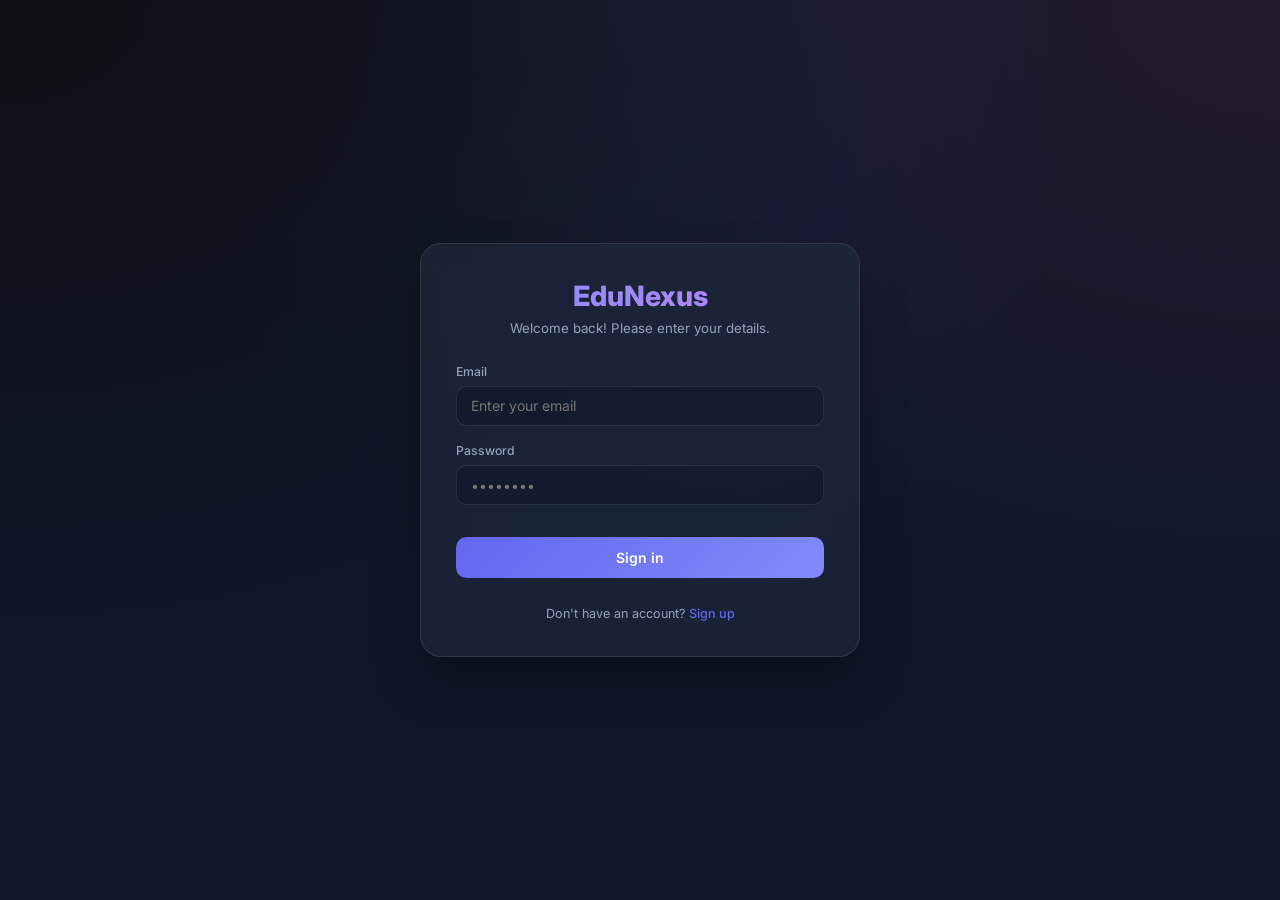
<file: frontend/survey_student.html>
<!DOCTYPE html>
<html lang="en">
<head>
    <meta charset="UTF-8">
    <meta name="viewport" content="width=device-width, initial-scale=1.0">
    <title>EduNexus – My Surveys</title>
    <meta name="description" content="View and respond to class surveys in EduNexus.">
    <link href="https://fonts.googleapis.com/css2?family=Inter:wght@400;500;600;700;800&display=swap" rel="stylesheet">
    <link rel="stylesheet" href="css/style.css">
    <link rel="stylesheet" href="css/dashboard.css">
    <script src="js/theme.js"></script>
    <link rel="stylesheet" href="https://cdnjs.cloudflare.com/ajax/libs/font-awesome/6.4.0/css/all.min.css">
    <style>
        body { display:flex; justify-content:initial; align-items:initial; }

        /* ═══ LAYOUT ═══ */
        .survey-main { padding:0!important; display:flex; flex-direction:column; height:100vh; }
        .survey-topbar {
            padding:1.1rem 2rem; border-bottom:1px solid var(--border-color);
            display:flex; align-items:center; justify-content:space-between;
            background: var(--bg-card); backdrop-filter: blur(12px); z-index: 5; flex-shrink: 0;
        }
        .survey-topbar h1 { font-size:1.35rem; margin:0; }
        .survey-body { flex:1; overflow-y:auto; padding:2rem; scrollbar-width:thin; scrollbar-color:rgba(99,102,241,.25) transparent; }
        .survey-body::-webkit-scrollbar { width:5px; }
        .survey-body::-webkit-scrollbar-thumb { background:rgba(99,102,241,.25); border-radius:3px; }

        /* ═══ SURVEY LIST ═══ */
        .survey-grid { display:grid; grid-template-columns:repeat(auto-fill,minmax(340px,1fr)); gap:1rem; }
        .s-card {
            background:var(--bg-card); border:1px solid var(--border-color); border-radius:1rem;
            padding:1.5rem; display:flex; flex-direction:column; gap:.75rem;
            transition:border-color .25s, transform .2s, box-shadow .25s; cursor:default;
        }
        .s-card:hover { border-color:rgba(99,102,241,.35); transform:translateY(-2px); box-shadow:0 8px 24px rgba(0,0,0,.2); }
        .s-card.done { border-left:4px solid var(--success); }
        .s-card.pending { border-left:4px solid #fbbf24; }
        .s-card-title { font-size:1.05rem; font-weight:700; margin:0; line-height:1.4; }
        .s-card-desc { font-size:.82rem; color:var(--text-muted); margin:0; line-height:1.5; display:-webkit-box; -webkit-line-clamp:2; -webkit-box-orient:vertical; overflow:hidden; }
        .s-card-meta { display:flex; align-items:center; gap:.5rem; flex-wrap:wrap; font-size:.78rem; color:var(--text-muted); }
        .s-card-meta i { width:14px; text-align:center; }
        .s-card-bottom { display:flex; align-items:center; justify-content:space-between; margin-top:auto; padding-top:.5rem; }

        .badge { display:inline-flex; align-items:center; gap:.3rem; padding:.25rem .7rem; border-radius:2rem; font-size:.72rem; font-weight:700; text-transform:uppercase; letter-spacing:.3px; }
        .badge-done    { background:rgba(16,185,129,.12); color:#34d399; }
        .badge-pending { background:rgba(251,191,36,.1); color:#fbbf24; }

        .s-card-btn {
            padding:.5rem 1.25rem; border-radius:2rem; font-size:.82rem; font-weight:600;
            border:none; cursor:pointer; font-family:inherit; transition:all .2s;
            display:inline-flex; align-items:center; gap:.4rem;
        }
        .s-card-btn.start {
            background:linear-gradient(135deg,var(--primary-color),#818cf8); color:#fff;
        }
        .s-card-btn.start:hover { transform:translateY(-1px); box-shadow:0 4px 12px rgba(99,102,241,.35); }
        .s-card-btn.view {
            background:rgba(16,185,129,.1); color:#34d399; border:1px solid rgba(16,185,129,.25);
        }
        .s-card-btn.view:hover { background:rgba(16,185,129,.18); }

        .empty-state { text-align:center; padding:5rem 2rem; }
        .empty-state i { font-size:3.5rem; color:var(--text-muted); opacity:.2; display:block; margin-bottom:1.25rem; }
        .empty-state p { color:var(--text-muted); font-size:1.05rem; }

        /* ═══ SURVEY FORM ═══ */
        .form-wrap { max-width:720px; margin:0 auto; width:100%; }

        /* Back + header */
        .form-back {
            display:inline-flex; align-items:center; gap:.5rem; font-size:.85rem; font-weight:500;
            color:var(--text-muted); cursor:pointer; background:none; border:none; font-family:inherit;
            padding:.4rem .75rem; border-radius:.5rem; transition:all .15s; margin-bottom:1.5rem;
        }
        .form-back:hover { color:var(--text-main); background:rgba(255,255,255,.04); }

        .form-hero {
            background:var(--bg-card); border:1px solid var(--border-color); border-radius:1rem;
            padding:1.75rem 2rem; margin-bottom:1.5rem; border-top:4px solid var(--primary-color);
        }
        .form-hero h2 { margin:0 0 .35rem; font-size:1.5rem; font-weight:800; line-height:1.3; }
        .form-hero p  { margin:0; color:var(--text-muted); font-size:.9rem; line-height:1.5; }

        /* ── Progress bar ── */
        .progress-section { margin-bottom:1.75rem; }
        .progress-labels { display:flex; justify-content:space-between; font-size:.78rem; color:var(--text-muted); margin-bottom:.5rem; font-weight:600; }
        .progress-track {
            height:8px; border-radius:4px; background:rgba(255,255,255,.06);
            overflow:hidden; position:relative;
        }
        .progress-fill {
            height:100%; border-radius:4px; transition:width .45s cubic-bezier(.4,0,.2,1);
            background:linear-gradient(90deg,var(--primary-color),#818cf8,#c084fc);
            background-size:200% 100%; animation:shimmer 2.5s ease infinite;
        }
        @keyframes shimmer { 0%{background-position:200% 0} 100%{background-position:-200% 0} }

        /* ── Question card ── */
        .q-card {
            background:var(--bg-card); border:1px solid var(--border-color); border-radius:1rem;
            padding:1.5rem 1.75rem; margin-bottom:1rem; transition:border-color .25s, box-shadow .25s;
            animation:qSlideIn .35s cubic-bezier(.16,1,.3,1) both;
        }
        .q-card:nth-child(1) { animation-delay:.05s; }
        .q-card:nth-child(2) { animation-delay:.1s; }
        .q-card:nth-child(3) { animation-delay:.15s; }
        .q-card:nth-child(4) { animation-delay:.2s; }
        .q-card:nth-child(5) { animation-delay:.25s; }
        .q-card.answered { border-color:rgba(16,185,129,.25); }
        .q-card.unanswered-error { border-color:var(--error); box-shadow:0 0 0 1px var(--error); }
        .q-card.unanswered-error .q-required-dot { animation:pulse 1s ease infinite; }
        @keyframes qSlideIn {
            from { opacity:0; transform:translateY(16px); }
            to   { opacity:1; transform:translateY(0); }
        }

        .q-label {
            display:flex; align-items:flex-start; gap:.6rem; margin-bottom:1.15rem; line-height:1.55;
        }
        .q-num {
            background:linear-gradient(135deg,var(--primary-color),#818cf8);
            color:white; font-weight:800; font-size:.75rem; width:28px; height:28px;
            border-radius:50%; display:flex; align-items:center; justify-content:center;
            flex-shrink:0; margin-top:.1rem;
        }
        .q-text { font-weight:600; font-size:.95rem; color:var(--text-main); flex:1; }
        .q-type-badge {
            font-size:.65rem; font-weight:700; padding:.15rem .5rem; border-radius:1rem;
            text-transform:uppercase; letter-spacing:.4px; flex-shrink:0; margin-top:.2rem;
        }
        .q-type-mcq  { background:rgba(99,102,241,.12); color:#818cf8; }
        .q-type-text { background:rgba(16,185,129,.1); color:#34d399; }
        .q-required-dot { color:var(--error); margin-left:.2rem; font-size:.7rem; }
        @keyframes pulse { 0%,100%{opacity:1} 50%{opacity:.3} }

        /* ── MCQ option pills ── */
        .mcq-options { display:flex; flex-direction:column; gap:.5rem; }
        .mcq-opt {
            display:flex; align-items:center; gap:.85rem;
            padding:.8rem 1.15rem; border-radius:.75rem;
            border:1px solid var(--border-color); cursor:pointer;
            transition:all .2s cubic-bezier(.4,0,.2,1);
            position:relative; overflow:hidden;
        }
        .mcq-opt::before {
            content:''; position:absolute; inset:0;
            background:radial-gradient(circle at var(--mx,50%) var(--my,50%),rgba(99,102,241,.08),transparent 70%);
            opacity:0; transition:opacity .25s;
        }
        .mcq-opt:hover::before { opacity:1; }
        .mcq-opt:hover { border-color:rgba(99,102,241,.35); transform:translateX(3px); }
        .mcq-opt.selected {
            border-color:var(--primary-color); background:rgba(99,102,241,.08);
            box-shadow:0 0 0 1px var(--primary-color), 0 4px 16px rgba(99,102,241,.12);
        }
        .mcq-opt.selected .opt-circle { background:var(--primary-color); border-color:var(--primary-color); }
        .mcq-opt.selected .opt-circle::after { transform:scale(1); }
        .mcq-opt.disabled { pointer-events:none; opacity:.7; }

        .opt-circle {
            width:22px; height:22px; border-radius:50%; border:2px solid var(--border-color);
            flex-shrink:0; display:flex; align-items:center; justify-content:center;
            transition:all .2s; position:relative;
        }
        .opt-circle::after {
            content:''; width:10px; height:10px; border-radius:50%; background:white;
            transform:scale(0); transition:transform .2s cubic-bezier(.4,0,.2,1);
        }
        .opt-label { font-size:.9rem; flex:1; position:relative; z-index:1; }

        .opt-letter {
            font-size:.7rem; font-weight:800; color:var(--text-muted); width:22px; text-align:center;
            flex-shrink:0; position:relative; z-index:1;
        }
        .mcq-opt.selected .opt-letter { color:var(--primary-color); }

        /* ── Text answer ── */
        .text-area {
            width:100%; padding:.85rem 1rem; border-radius:.65rem; font-size:.92rem;
            background: var(--input-bg); border: 1px solid var(--border-color);
            color:var(--text-main); font-family:inherit; resize:vertical; min-height:90px;
            transition:border-color .2s, box-shadow .2s; line-height:1.6;
        }
        .text-area:focus { outline:none; border-color:var(--primary-color); box-shadow:0 0 0 2px rgba(99,102,241,.15); }
        .text-area:disabled { opacity:.6; cursor:not-allowed; }
        .text-char-count { font-size:.72rem; color:var(--text-muted); text-align:right; margin-top:.35rem; }

        /* ── Submit area ── */
        .submit-area { margin-top:1.5rem; padding-bottom:2rem; }
        .submit-error {
            text-align:center; margin-bottom:1rem; font-size:.88rem; color:var(--error);
            display:none; animation:fadeIn .3s ease;
        }
        .submit-error.visible { display:block; }
        .submit-btn {
            width:100%; padding:1.1rem; border-radius:.75rem; font-size:1.05rem; font-weight:700;
            background:linear-gradient(135deg,var(--primary-color),#818cf8); color:white;
            border:none; cursor:pointer; font-family:inherit;
            transition:transform .2s, box-shadow .2s, opacity .2s;
            display:flex; align-items:center; justify-content:center; gap:.6rem;
        }
        .submit-btn:hover:not(:disabled) { transform:translateY(-2px); box-shadow:0 8px 24px rgba(99,102,241,.3); }
        .submit-btn:active:not(:disabled) { transform:translateY(0); }
        .submit-btn:disabled { opacity:.55; cursor:not-allowed; transform:none; }

        /* ── Success screen ── */
        .success-screen {
            text-align:center; padding:4rem 2rem; max-width:480px; margin:0 auto;
            animation:successPop .5s cubic-bezier(.16,1,.3,1);
        }
        @keyframes successPop {
            0%   { opacity:0; transform:scale(.85) translateY(20px); }
            100% { opacity:1; transform:scale(1) translateY(0); }
        }
        .success-icon {
            width:90px; height:90px; border-radius:50%; margin:0 auto 1.75rem;
            background:linear-gradient(135deg,#10b981,#059669);
            display:flex; align-items:center; justify-content:center;
            box-shadow:0 12px 32px rgba(16,185,129,.25);
            animation:iconBounce .6s .15s cubic-bezier(.68,-.55,.27,1.55) both;
        }
        @keyframes iconBounce { 0%{transform:scale(0)} 100%{transform:scale(1)} }
        .success-icon i { font-size:2.5rem; color:white; }
        .success-title { font-size:1.6rem; font-weight:800; margin-bottom:.5rem; }
        .success-desc  { color:var(--text-muted); font-size:1rem; margin-bottom:2rem; line-height:1.6; }
        .success-btn {
            display:inline-flex; align-items:center; gap:.5rem;
            padding:.7rem 1.75rem; border-radius:2rem; font-size:.9rem; font-weight:600;
            background:transparent; border:1px solid var(--border-color);
            color:var(--text-main); cursor:pointer; font-family:inherit; transition:all .2s;
        }
        .success-btn:hover { border-color:var(--primary-color); color:var(--primary-color); background:rgba(99,102,241,.06); }

        /* ── Read-only previous response ── */
        .readonly-banner {
            background:rgba(16,185,129,.08); border:1px solid rgba(16,185,129,.2);
            border-radius:.75rem; padding:.85rem 1.25rem; margin-bottom:1.5rem;
            display:flex; align-items:center; gap:.65rem; font-size:.88rem; color:#34d399;
        }
        .readonly-banner i { font-size:1.1rem; }

        .your-answer {
            background:rgba(99,102,241,.06); border:1px solid rgba(99,102,241,.15);
            border-radius:.5rem; padding:.6rem 1rem; font-size:.88rem;
            color:var(--text-main); margin-top:.5rem; line-height:1.5;
        }

        @keyframes fadeIn { from{opacity:0} to{opacity:1} }
    </style>
</head>
<body>
    <div class="dashboard-layout">
        <div class="sidebar-backdrop" id="sidebar-backdrop" onclick="toggleSidebar()"></div>
        <!-- Sidebar -->
        <aside class="sidebar">
            <div class="sidebar-header"><h2>EduNexus</h2></div>
            <ul class="nav-links" id="sidebar-menu">
                <!-- Sidebar links will render dynamically based on user JWT roles -->
            </ul>
            <div class="sidebar-footer" style="padding: 1rem 1.5rem; border-top: 1px solid var(--border-color); display: flex; flex-direction: column; gap: 0.5rem;">
                <button onclick="toggleTheme()" class="btn-logout" id="theme-toggle-btn" style="width: 100%; margin: 0;"><i class="fas fa-moon"></i> Dark Mode</button>
                <button onclick="logout()" class="btn-logout" style="width: 100%; margin: 0;"><i class="fas fa-sign-out-alt"></i> Logout</button>
            </div>
        </aside>

        <!-- Main -->
        <main class="main-content survey-main">
            <div class="survey-topbar">
                <div style="display:flex; align-items:center; gap:0.75rem;">
                    <button id="sidebar-toggle" class="sidebar-toggle" onclick="toggleSidebar()"><i class="fas fa-bars"></i></button>
                    <h1 id="page-title"><i class="fas fa-poll" style="color:var(--primary-color);margin-right:.5rem;font-size:1.15rem;"></i>My Surveys</h1>
                </div>
        </div>

        <div class="survey-body" id="survey-body">
            <!-- Content injected by JS -->
        </div>
    </main>
</div>

<script>
/* ═══════════════════════════════════════════════════════════════════════════════
   EDUNEXUS STUDENT SURVEY — Typeform-Style Experience
   ═══════════════════════════════════════════════════════════════════════════════ */

const API_BASE = window.location.hostname === 'localhost' || window.location.hostname === '127.0.0.1' || window.location.protocol === 'file:'
    ? 'http://localhost:5000/api'
    : 'https://edunexus-quw3.onrender.com/api';
const API = `${API_BASE}/student`;
const token = localStorage.getItem('token');
const role  = localStorage.getItem('role');
if (!token || role !== 'student') window.location.href = 'login.html';
function auth() { return { 'Content-Type':'application/json', Authorization:`Bearer ${token}` }; }
function logout() { localStorage.clear(); window.location.href = 'login.html'; }

const body = document.getElementById('survey-body');
const titleEl = document.getElementById('page-title');

// ═══════════════════════════════════════════════════════════════════════════════
// VIEW: Survey List
// ═══════════════════════════════════════════════════════════════════════════════

async function showList() {
    titleEl.innerHTML = '<i class="fas fa-poll" style="color:var(--primary-color);margin-right:.5rem;font-size:1.15rem;"></i>My Surveys';
    body.innerHTML = '<p style="color:var(--text-muted);text-align:center;padding:3rem;">Loading surveys…</p>';

    try {
        const r = await fetch(`${API}/surveys`, { headers: auth() });
        const d = await r.json();

        if (!r.ok || !d.length) {
            body.innerHTML = `<div class="empty-state">
                <i class="fas fa-inbox"></i>
                <p>No surveys assigned to your class yet.<br>Check back later!</p>
            </div>`;
            return;
        }

        body.innerHTML = `<div class="survey-grid">${d.map(s => {
            const done = !!s.submitted;
            return `<div class="s-card ${done ? 'done' : 'pending'}">
                <div class="s-card-title">${esc(s.title)}</div>
                ${s.description ? `<p class="s-card-desc">${esc(s.description)}</p>` : ''}
                <div class="s-card-meta">
                    <span><i class="fas fa-user-tie"></i> ${esc(s.created_by_name)}</span>
                    <span>·</span>
                    <span><i class="fas fa-calendar-alt"></i> ${s.created_at}</span>
                    <span>·</span>
                    <span><i class="fas fa-question-circle"></i> ${s.question_count || '?'} Qs</span>
                </div>
                <div class="s-card-bottom">
                    <span class="badge ${done ? 'badge-done' : 'badge-pending'}">
                        <i class="fas ${done ? 'fa-check-circle' : 'fa-hourglass-half'}"></i>
                        ${done ? 'Completed' : 'Pending'}
                    </span>
                    ${done
                        ? `<button class="s-card-btn view" onclick="openSurvey(${s.id})"><i class="fas fa-eye"></i> View Response</button>`
                        : `<button class="s-card-btn start" onclick="openSurvey(${s.id})"><i class="fas fa-pen"></i> Start Survey</button>`}
                </div>
            </div>`;
        }).join('')}</div>`;
    } catch(e) {
        body.innerHTML = `<div class="empty-state"><i class="fas fa-exclamation-triangle"></i><p style="color:var(--error)">Failed to load surveys.</p></div>`;
        console.error(e);
    }
}

// ═══════════════════════════════════════════════════════════════════════════════
// VIEW: Survey Form (take or view)
// ═══════════════════════════════════════════════════════════════════════════════

let currentSurvey    = null;   // { survey, questions, already_submitted }
let currentSurveyId  = null;
let answers          = {};     // { question_id: { text, option_id, option_text } }

async function openSurvey(sid) {
    body.innerHTML = '<p style="color:var(--text-muted);text-align:center;padding:3rem;">Loading…</p>';

    try {
        const r = await fetch(`${API}/survey/${sid}`, { headers: auth() });
        const d = await r.json();
        if (!r.ok) { alert(d.message); showList(); return; }

        currentSurvey   = d;
        currentSurveyId = sid;
        answers         = {};

        titleEl.innerHTML = `<i class="fas fa-file-alt" style="color:var(--primary-color);margin-right:.5rem;font-size:1.15rem;"></i>${esc(d.survey.title)}`;

        if (d.already_submitted) {
            renderReadonly(d);
        } else {
            renderForm(d);
        }
    } catch(e) {
        body.innerHTML = `<p style="color:var(--error);text-align:center;padding:3rem;">Failed to load survey.</p>`;
        console.error(e);
    }
}

// ── Render active form ────────────────────────────────────────────────────────
function renderForm(data) {
    const { survey, questions } = data;
    const total = questions.length;
    const letters = 'ABCDEFGHIJKLMNOPQRSTUVWXYZ';

    let qHtml = questions.map((q, i) => {
        let inputHtml = '';
        if (q.type === 'mcq') {
            inputHtml = `<div class="mcq-options" id="mcq-${q.id}">
                ${q.options.map((o, oi) => `
                    <div class="mcq-opt" id="opt-${q.id}-${o.id}"
                         onclick="selectMcq(${q.id},${o.id},'${escJs(o.option_text)}')"
                         onmousemove="trackMouse(event,this)">
                        <span class="opt-letter">${letters[oi] || ''}</span>
                        <div class="opt-circle"></div>
                        <span class="opt-label">${esc(o.option_text)}</span>
                    </div>
                `).join('')}
            </div>`;
        } else {
            inputHtml = `<textarea class="text-area" id="ta-${q.id}"
                placeholder="Type your answer here…"
                oninput="updateText(${q.id},this.value)"></textarea>
                <div class="text-char-count" id="cc-${q.id}">0 characters</div>`;
        }

        return `<div class="q-card" id="qcard-${q.id}">
            <div class="q-label">
                <div class="q-num">${i+1}</div>
                <span class="q-text">${esc(q.question_text)}<span class="q-required-dot">*</span></span>
                <span class="q-type-badge ${q.type==='mcq'?'q-type-mcq':'q-type-text'}">${q.type==='mcq'?'MCQ':'Text'}</span>
            </div>
            ${inputHtml}
        </div>`;
    }).join('');

    body.innerHTML = `<div class="form-wrap">
        <button class="form-back" onclick="showList()"><i class="fas fa-arrow-left"></i> Back to surveys</button>

        <div class="form-hero">
            <h2>${esc(survey.title)}</h2>
            ${survey.description ? `<p>${esc(survey.description)}</p>` : ''}
        </div>

        <div class="progress-section">
            <div class="progress-labels">
                <span>Progress</span>
                <span id="prog-label">0 of ${total} answered</span>
            </div>
            <div class="progress-track">
                <div class="progress-fill" id="prog-fill" style="width:0%"></div>
            </div>
        </div>

        ${qHtml}

        <div class="submit-area">
            <div class="submit-error" id="submit-error">
                <i class="fas fa-exclamation-circle"></i> Please answer all questions before submitting.
            </div>
            <button class="submit-btn" id="submit-btn" onclick="submitSurvey()">
                <i class="fas fa-paper-plane"></i> Submit Survey
            </button>
        </div>
    </div>`;
}

// ── Render read-only (already submitted) ──────────────────────────────────────
function renderReadonly(data) {
    const { survey, questions } = data;
    // We don't have the student's answers from this endpoint,
    // so show a clean "already submitted" state
    const letters = 'ABCDEFGHIJKLMNOPQRSTUVWXYZ';

    let qHtml = questions.map((q, i) => {
        let inputHtml = '';
        if (q.type === 'mcq') {
            inputHtml = `<div class="mcq-options">
                ${q.options.map((o, oi) => `
                    <div class="mcq-opt disabled">
                        <span class="opt-letter">${letters[oi]||''}</span>
                        <div class="opt-circle"></div>
                        <span class="opt-label">${esc(o.option_text)}</span>
                    </div>
                `).join('')}
            </div>`;
        } else {
            inputHtml = `<textarea class="text-area" disabled placeholder="Your answer was recorded."></textarea>`;
        }

        return `<div class="q-card answered">
            <div class="q-label">
                <div class="q-num">${i+1}</div>
                <span class="q-text">${esc(q.question_text)}</span>
                <span class="q-type-badge ${q.type==='mcq'?'q-type-mcq':'q-type-text'}">${q.type==='mcq'?'MCQ':'Text'}</span>
            </div>
            ${inputHtml}
        </div>`;
    }).join('');

    body.innerHTML = `<div class="form-wrap">
        <button class="form-back" onclick="showList()"><i class="fas fa-arrow-left"></i> Back to surveys</button>

        <div class="form-hero">
            <h2>${esc(survey.title)}</h2>
            ${survey.description ? `<p>${esc(survey.description)}</p>` : ''}
        </div>

        <div class="readonly-banner">
            <i class="fas fa-check-circle"></i>
            You have already submitted your response to this survey. Thank you!
        </div>

        ${qHtml}
    </div>`;
}

// ═══════════════════════════════════════════════════════════════════════════════
// INTERACTIONS
// ═══════════════════════════════════════════════════════════════════════════════

function selectMcq(qid, optId, optText) {
    // Deselect all in this question
    document.querySelectorAll(`#mcq-${qid} .mcq-opt`).forEach(el => el.classList.remove('selected'));
    // Select this one
    const el = document.getElementById(`opt-${qid}-${optId}`);
    if (el) el.classList.add('selected');
    // Store answer
    answers[qid] = { option_id: optId, option_text: optText };
    // Mark card as answered
    markAnswered(qid);
    updateProgress();
    // Clear error state
    clearQError(qid);
}

function updateText(qid, val) {
    answers[qid] = { text: val };
    // Char count
    const ccEl = document.getElementById(`cc-${qid}`);
    if (ccEl) ccEl.textContent = `${val.length} character${val.length!==1?'s':''}`;
    // If non-empty, mark answered
    if (val.trim()) {
        markAnswered(qid);
    } else {
        const card = document.getElementById(`qcard-${qid}`);
        if (card) card.classList.remove('answered');
    }
    updateProgress();
    clearQError(qid);
}

function markAnswered(qid) {
    const card = document.getElementById(`qcard-${qid}`);
    if (card) { card.classList.add('answered'); card.classList.remove('unanswered-error'); }
}

function clearQError(qid) {
    const card = document.getElementById(`qcard-${qid}`);
    if (card) card.classList.remove('unanswered-error');
    document.getElementById('submit-error')?.classList.remove('visible');
}

function trackMouse(e, el) {
    const r = el.getBoundingClientRect();
    el.style.setProperty('--mx', ((e.clientX - r.left) / r.width * 100) + '%');
    el.style.setProperty('--my', ((e.clientY - r.top) / r.height * 100) + '%');
}

function updateProgress() {
    if (!currentSurvey) return;
    const total = currentSurvey.questions.length;
    let   done  = 0;
    currentSurvey.questions.forEach(q => {
        const a = answers[q.id];
        if (!a) return;
        if (q.type === 'mcq' && a.option_id) done++;
        if (q.type === 'text' && a.text && a.text.trim()) done++;
    });
    const pct = total ? Math.round(done / total * 100) : 0;
    const fillEl  = document.getElementById('prog-fill');
    const labelEl = document.getElementById('prog-label');
    if (fillEl) fillEl.style.width = pct + '%';
    if (labelEl) labelEl.textContent = `${done} of ${total} answered`;
}

// ═══════════════════════════════════════════════════════════════════════════════
// SUBMIT
// ═══════════════════════════════════════════════════════════════════════════════

async function submitSurvey() {
    const questions = currentSurvey.questions;
    const errEl     = document.getElementById('submit-error');
    errEl.classList.remove('visible');

    // Validate: all questions must be answered
    let allAnswered = true;
    let firstMissing = null;

    questions.forEach(q => {
        const a = answers[q.id];
        let ok = false;
        if (q.type === 'mcq' && a && a.option_id) ok = true;
        if (q.type === 'text' && a && a.text && a.text.trim()) ok = true;
        if (!ok) {
            allAnswered = false;
            const card = document.getElementById(`qcard-${q.id}`);
            if (card) card.classList.add('unanswered-error');
            if (!firstMissing) firstMissing = card;
        }
    });

    if (!allAnswered) {
        errEl.classList.add('visible');
        if (firstMissing) firstMissing.scrollIntoView({ behavior:'smooth', block:'center' });
        return;
    }

    // Build payload
    const payload = {
        answers: questions.map(q => {
            const a = answers[q.id];
            if (q.type === 'mcq') {
                return { question_id: q.id, selected_option_id: a.option_id, answer_text: a.option_text };
            } else {
                return { question_id: q.id, answer_text: a.text.trim() };
            }
        })
    };

    const btn = document.getElementById('submit-btn');
    btn.disabled = true;
    btn.innerHTML = '<i class="fas fa-spinner fa-spin"></i> Submitting…';

    try {
        const r = await fetch(`${API}/surveys/${currentSurveyId}/submit`, {
            method: 'POST', headers: auth(), body: JSON.stringify(payload)
        });
        const d = await r.json();

        if (r.ok) {
            showSuccess();
        } else {
            errEl.textContent = d.message || 'Submission failed.';
            errEl.classList.add('visible');
            btn.disabled = false;
            btn.innerHTML = '<i class="fas fa-paper-plane"></i> Submit Survey';
        }
    } catch(e) {
        errEl.textContent = 'Server unreachable. Please try again.';
        errEl.classList.add('visible');
        btn.disabled = false;
        btn.innerHTML = '<i class="fas fa-paper-plane"></i> Submit Survey';
        console.error(e);
    }
}

function showSuccess() {
    body.innerHTML = `<div class="form-wrap">
        <div class="success-screen">
            <div class="success-icon"><i class="fas fa-check"></i></div>
            <h2 class="success-title">Thank You!</h2>
            <p class="success-desc">Your feedback has been submitted successfully.<br>Your responses help us improve the learning experience.</p>
            <button class="success-btn" onclick="showList()"><i class="fas fa-arrow-left"></i> Back to Surveys</button>
        </div>
    </div>`;
    titleEl.innerHTML = '<i class="fas fa-check-circle" style="color:var(--success);margin-right:.5rem;font-size:1.15rem;"></i>Survey Submitted';
}

// ═══════════════════════════════════════════════════════════════════════════════
// HELPERS
// ═══════════════════════════════════════════════════════════════════════════════

function esc(s)   { return String(s||'').replace(/&/g,'&amp;').replace(/</g,'&lt;').replace(/>/g,'&gt;').replace(/"/g,'&quot;'); }
function escJs(s) { return String(s||'').replace(/\\/g,'\\\\').replace(/'/g,"\\'").replace(/"/g,'\\"'); }

function renderSidebar() {
    const menu = document.getElementById('sidebar-menu');
    if (!menu) return;

    let menuHtml = '';
    if (role === 'student') {
        menuHtml = `
            <li><a href="student_dashboard.html#courses"><i class="fas fa-book"></i> My Courses</a></li>
            <li><a href="student_dashboard.html#schedule"><i class="fas fa-calendar-alt"></i> Class Schedule</a></li>
            <li><a href="student_dashboard.html#attendance"><i class="fas fa-user-check"></i> Attendance</a></li>
            <li><a href="student_dashboard.html#marks"><i class="fas fa-chart-bar"></i> Marks &amp; Performance</a></li>
            <li><a href="student_dashboard.html#analytics"><i class="fas fa-chart-pie"></i> Performance Analytics</a></li>
            <li class="active"><a href="survey_student.html"><i class="fas fa-poll"></i> Surveys</a></li>
            <li><a href="documents.html"><i class="fas fa-folder-open"></i> Documents</a></li>
            <li><a href="assignments.html"><i class="fas fa-tasks"></i> Assignments</a></li>
            <li><a href="calendar.html"><i class="fas fa-calendar-alt"></i> Calendar</a></li>
        `;
    }
    menu.innerHTML = menuHtml;
}

// ── Init ──
document.addEventListener('DOMContentLoaded', () => {
    renderSidebar();
    showList();
});
</script>
</body>
</html>
</file>
<file: frontend/css/style.css>
:root {
    --primary-color: #6366f1;
    --primary-hover: #4f46e5;
    --bg-dark: #0f172a;
    --bg-card: rgba(30, 41, 59, 0.7);
    --text-main: #f8fafc;
    --text-muted: #94a3b8;
    --border-color: rgba(255, 255, 255, 0.1);
    --input-bg: rgba(15, 23, 42, 0.6);
    --error: #ef4444;
    --success: #10b981;
}

:root.light-theme, html.light-theme, body.light-theme {
    --bg-dark: #f1f5f9;
    --bg-card: rgba(255, 255, 255, 0.85);
    --text-main: #0f172a;
    --text-muted: #475569;
    --border-color: rgba(15, 23, 42, 0.08);
    --input-bg: rgba(255, 255, 255, 0.95);
}

html {
    font-size: 14px;
}

* {
    margin: 0;
    padding: 0;
    box-sizing: border-box;
    font-family: 'Inter', -apple-system, BlinkMacSystemFont, 'Segoe UI', Roboto, Helvetica, Arial, sans-serif;
}

body {
    background-color: var(--bg-dark);
    color: var(--text-main);
    min-height: 100vh;
    display: flex;
    justify-content: center;
    align-items: center;
    background-image: 
        radial-gradient(at 0% 0%, hsla(253,16%,7%,1) 0, transparent 50%), 
        radial-gradient(at 50% 0%, hsla(225,39%,30%,0.2) 0, transparent 50%), 
        radial-gradient(at 100% 0%, hsla(339,49%,30%,0.2) 0, transparent 50%);
    background-attachment: fixed;
}

body.light-theme {
    background-image: 
        radial-gradient(at 0% 0%, hsla(253,80%,96%,1) 0, transparent 50%), 
        radial-gradient(at 50% 0%, hsla(225,80%,94%,0.6) 0, transparent 50%), 
        radial-gradient(at 100% 0%, hsla(339,80%,94%,0.6) 0, transparent 50%);
}

/* Glassmorphism Auth Container */
.auth-container {
    background: var(--bg-card);
    backdrop-filter: blur(12px);
    -webkit-backdrop-filter: blur(12px);
    border: 1px solid var(--border-color);
    padding: 2.5rem;
    border-radius: 1.5rem;
    width: 100%;
    max-width: 440px;
    box-shadow: 0 25px 50px -12px rgba(0, 0, 0, 0.5);
    transform: translateY(0);
    animation: fadeUp 0.6s cubic-bezier(0.16, 1, 0.3, 1) forwards;
}

@keyframes fadeUp {
    from {
        opacity: 0;
        transform: translateY(20px);
    }
    to {
        opacity: 1;
        transform: translateY(0);
    }
}

.auth-header {
    text-align: center;
    margin-bottom: 2rem;
}

.auth-logo {
    font-size: 2rem;
    font-weight: 800;
    background: linear-gradient(135deg, #818cf8 0%, #c084fc 100%);
    -webkit-background-clip: text;
    -webkit-text-fill-color: transparent;
    margin-bottom: 0.5rem;
}

.auth-subtitle {
    color: var(--text-muted);
    font-size: 0.95rem;
}

/* Form Styles */
.form-group {
    margin-bottom: 1.25rem;
}

.form-group label {
    display: block;
    font-size: 0.875rem;
    font-weight: 500;
    margin-bottom: 0.5rem;
    color: var(--text-muted);
}

.form-control {
    width: 100%;
    padding: 0.75rem 1rem;
    background-color: var(--input-bg);
    border: 1px solid var(--border-color);
    border-radius: 0.75rem;
    color: var(--text-main);
    font-size: 1rem;
    transition: all 0.3s ease;
}

.form-control:focus {
    outline: none;
    border-color: var(--primary-color);
    box-shadow: 0 0 0 3px rgba(99, 102, 241, 0.2);
}

.form-select {
    appearance: none;
    background-image: url("data:image/svg+xml,%3Csvg xmlns='http://www.w3.org/2000/svg' fill='none' viewBox='0 0 24 24' stroke='rgba(148,163,184,1)'%3E%3Cpath stroke-linecap='round' stroke-linejoin='round' stroke-width='2' d='M19 9l-7 7-7-7'%3E%3C/path%3E%3C/svg%3E");
    background-repeat: no-repeat;
    background-position: right 1rem center;
    background-size: 1.25rem;
}

.form-select option {
    background-color: var(--bg-dark);
    color: var(--text-main);
}

.btn {
    width: 100%;
    padding: 0.875rem;
    background: linear-gradient(135deg, var(--primary-color) 0%, #818cf8 100%);
    color: white;
    font-weight: 600;
    font-size: 1rem;
    border: none;
    border-radius: 0.75rem;
    cursor: pointer;
    transition: transform 0.2s, box-shadow 0.2s;
    margin-top: 1rem;
}

.btn:hover {
    transform: translateY(-2px);
    box-shadow: 0 10px 15px -3px rgba(99, 102, 241, 0.3);
}

.btn:active {
    transform: translateY(0);
}

.auth-footer {
    margin-top: 2rem;
    text-align: center;
    font-size: 0.9rem;
    color: var(--text-muted);
}

.auth-footer a {
    color: var(--primary-color);
    text-decoration: none;
    font-weight: 500;
    transition: color 0.3s;
}

.auth-footer a:hover {
    color: #818cf8;
}

.error-message {
    color: var(--error);
    font-size: 0.875rem;
    margin-top: 0.5rem;
    display: none;
}

#admin-fields {
    display: none;
    animation: fadeInDown 0.3s ease forwards;
}

@keyframes fadeInDown {
    from {
        opacity: 0;
        transform: translateY(-10px);
    }
    to {
        opacity: 1;
        transform: translateY(0);
    }
}
</file>
<file: frontend/css/dashboard.css>
/* ── EduNexus Shared Dashboard Layout ── */

/* ── Base Dashboard Layout ── */
.dashboard-layout {
    display: flex;
    min-height: 100vh;
    width: 100%;
}

.main-content {
    flex: 1;
    overflow-y: auto;
    padding: 2rem;
}

.topbar {
    margin-bottom: 2rem;
    display: flex;
    justify-content: space-between;
    align-items: center;
    flex-wrap: wrap;
    gap: 1rem;
}

.topbar h1 {
    font-size: 1.8rem;
    font-weight: 700;
}

.dashboard-card {
    background: var(--bg-card);
    border: 1px solid var(--border-color);
    padding: 1.5rem;
    border-radius: 1rem;
}

/* ── Section Content Visibility ── */
.section-content {
    display: none;
}

.section-content.active {
    display: block;
    animation: fadeIn 0.4s ease;
}


/* ── Sidebar ── */
.sidebar {
    width: 260px;
    background: var(--bg-card);
    border-right: 1px solid var(--border-color);
    display: flex;
    flex-direction: column;
    padding: 1.5rem 0;
    backdrop-filter: blur(12px);
    -webkit-backdrop-filter: blur(12px);
    z-index: 10;
    flex-shrink: 0;
}

.sidebar-header {
    padding: 0 1.5rem 2rem;
    border-bottom: 1px solid var(--border-color);
}

.sidebar-header h2 {
    background: linear-gradient(135deg, #818cf8 0%, #c084fc 100%);
    -webkit-background-clip: text;
    -webkit-text-fill-color: transparent;
    font-weight: 800;
}

.nav-links {
    list-style: none;
    padding: 1.5rem 1rem;
    flex: 1;
}

.nav-links li {
    margin-bottom: 0.5rem;
}

.nav-links a {
    display: flex;
    align-items: center;
    gap: 1rem;
    padding: 0.875rem 1rem;
    color: var(--text-muted);
    text-decoration: none;
    border-radius: 0.5rem;
    transition: all 0.3s;
    font-weight: 500;
}

.nav-links li.active a, .nav-links a:hover {
    background: rgba(99, 102, 241, 0.1);
    color: var(--primary-color);
}

.sidebar-footer {
    padding: 1rem 1.5rem;
    border-top: 1px solid var(--border-color);
}

.btn-logout {
    width: 100%;
    background: transparent;
    border: 1px solid var(--border-color);
    color: var(--text-muted);
    padding: 0.75rem;
    border-radius: 0.5rem;
    cursor: pointer;
    transition: all 0.3s;
    display: flex;
    justify-content: center;
    align-items: center;
    gap: 0.5rem;
    font-weight: 600;
}

.btn-logout:hover {
    background: rgba(239, 68, 68, 0.1);
    color: var(--error);
    border-color: var(--error);
}

/* ── Responsive Sidebar Toggle & Backdrops ── */
.sidebar-toggle {
    display: none;
    background: rgba(15, 23, 42, 0.4);
    border: 1px solid var(--border-color);
    color: var(--text-main);
    font-size: 1.1rem;
    padding: 0.5rem 0.75rem;
    border-radius: 0.5rem;
    cursor: pointer;
    transition: all 0.2s;
    align-items: center;
    justify-content: center;
}

.sidebar-toggle:hover {
    background: rgba(99, 102, 241, 0.1);
    border-color: var(--primary-color);
    color: var(--primary-color);
}

.sidebar-backdrop {
    position: fixed;
    inset: 0;
    background: rgba(15, 23, 42, 0.4);
    backdrop-filter: blur(4px);
    -webkit-backdrop-filter: blur(4px);
    z-index: 999;
    display: none;
    opacity: 0;
    transition: opacity 0.25s ease;
}

.sidebar-backdrop.active {
    display: block;
    opacity: 1;
}

@media (max-width: 1024px) {
    .sidebar {
        position: fixed;
        top: 0;
        left: 0;
        height: 100vh;
        width: 260px;
        transform: translateX(-100%);
        transition: transform 0.3s cubic-bezier(0.16, 1, 0.3, 1);
        z-index: 1000;
        box-shadow: 20px 0 40px rgba(0, 0, 0, 0.4);
    }
    
    .sidebar.open {
        transform: translateX(0);
    }
    
    .sidebar-toggle {
        display: inline-flex;
    }
}

@media (max-width: 768px) {
    .main-content {
        padding: 1.25rem;
    }
    
    .topbar {
        margin-bottom: 1.25rem;
        gap: 0.75rem;
    }
    
    .topbar h1 {
        font-size: 1.5rem;
    }
}

/* ── Premium Glassmorphism Modals ── */
.modal-overlay {
    position: fixed;
    inset: 0;
    background: rgba(15, 23, 42, 0.6);
    backdrop-filter: blur(12px);
    -webkit-backdrop-filter: blur(12px);
    z-index: 1000;
    display: none;
    justify-content: center;
    align-items: center;
    padding: 1rem;
    overflow-y: auto;
    animation: fadeIn 0.2s ease forwards;
}

.modal-overlay.open {
    display: flex;
}

.modal-box {
    background: var(--bg-card);
    border: 1px solid var(--border-color);
    border-radius: 1rem;
    padding: 1.75rem;
    width: 100%;
    max-width: 480px;
    max-height: 90vh;
    overflow-y: auto;
    box-shadow: 0 25px 50px -12px rgba(0, 0, 0, 0.5);
    animation: modalPop 0.25s cubic-bezier(0.16, 1, 0.3, 1) forwards;
    display: flex;
    flex-direction: column;
    gap: 0.75rem;
    scrollbar-width: thin;
}

.modal-box::-webkit-scrollbar {
    width: 6px;
}

.modal-box::-webkit-scrollbar-thumb {
    background: rgba(255, 255, 255, 0.1);
    border-radius: 3px;
}

@keyframes modalPop {
    from { opacity: 0; transform: scale(0.95) translateY(10px); }
    to { opacity: 1; transform: scale(1) translateY(0); }
}

.modal-box h3 {
    margin: 0;
    font-size: 1.25rem;
    font-weight: 700;
    color: var(--text-main);
}

.modal-desc {
    color: var(--text-muted);
    font-size: 0.85rem;
    line-height: 1.45;
    margin: 0 0 0.5rem 0;
}

.modal-actions {
    display: flex;
    gap: 0.75rem;
    margin-top: 1rem;
}

.modal-cancel {
    flex: 1;
    padding: 0.75rem 1rem;
    border-radius: 0.75rem;
    background: transparent;
    border: 1px solid var(--border-color);
    color: var(--text-main);
    font-weight: 600;
    font-size: 0.9rem;
    cursor: pointer;
    transition: all 0.2s;
    display: inline-flex;
    justify-content: center;
    align-items: center;
}

.modal-cancel:hover {
    background: rgba(255, 255, 255, 0.05);
    border-color: rgba(255, 255, 255, 0.2);
}

.modal-error {
    color: var(--error);
    font-size: 0.8rem;
    background: rgba(239, 68, 68, 0.1);
    border: 1px solid rgba(239, 68, 68, 0.2);
    padding: 0.6rem 0.85rem;
    border-radius: 0.5rem;
    display: none;
    margin-top: 0.5rem;
    animation: fadeIn 0.2s ease;
}

.form-row-grid {
    display: grid;
    grid-template-columns: 1fr 1fr;
    gap: 0.75rem;
}

@media (max-width: 480px) {
    .modal-box {
        padding: 1.25rem;
        max-height: 95vh;
    }
    .form-row-grid {
        grid-template-columns: 1fr;
        gap: 0.5rem;
    }
}

/* ── Toast Notifications ── */
.toast-container {
    position: fixed;
    bottom: 1.5rem;
    right: 1.5rem;
    z-index: 9999;
    display: flex;
    flex-direction: column;
    gap: 0.5rem;
    pointer-events: none;
}

.toast {
    padding: 0.85rem 1.25rem;
    border-radius: 0.75rem;
    font-weight: 600;
    font-size: 0.88rem;
    display: flex;
    align-items: center;
    gap: 0.5rem;
    pointer-events: auto;
    box-shadow: 0 8px 24px rgba(0, 0, 0, 0.3);
    transform: translateX(120%);
    opacity: 0;
    transition: transform 0.35s cubic-bezier(0.16, 1, 0.3, 1), opacity 0.3s;
    backdrop-filter: blur(8px);
    -webkit-backdrop-filter: blur(8px);
    border: 1px solid rgba(255, 255, 255, 0.05);
}

.toast.visible {
    transform: translateX(0);
    opacity: 1;
}

.toast.success {
    background: linear-gradient(135deg, rgba(16, 185, 129, 0.9), rgba(5, 150, 105, 0.9));
    color: white;
    border-color: rgba(16, 185, 129, 0.2);
}

.toast.error {
    background: linear-gradient(135deg, rgba(239, 68, 68, 0.9), rgba(220, 38, 38, 0.9));
    color: white;
    border-color: rgba(239, 68, 68, 0.2);
}

@media (max-width: 480px) {
    .toast-container {
        left: 1rem;
        right: 1rem;
        bottom: 1rem;
        align-items: center;
    }
    
    .toast {
        width: 100%;
        justify-content: center;
        transform: translateY(120%);
    }
    
    .toast.visible {
        transform: translateY(0);
    }
}

/* ── Common Animations ── */
@keyframes fadeIn {
    from { opacity: 0; }
    to { opacity: 1; }
}
</file>
<file: frontend/css/documents.css>
/* ── EduNexus Enterprise Document Portal Stylesheet ── */

/* ── Glassmorphism Card Grid ── */
.doc-grid {
    display: grid;
    grid-template-columns: repeat(auto-fill, minmax(280px, 1fr));
    gap: 1.25rem;
    margin-top: 1.5rem;
}

@media (max-width: 480px) {
    .doc-grid {
        grid-template-columns: 1fr;
        gap: 1rem;
    }
}

.doc-card {
    background: var(--bg-card);
    backdrop-filter: blur(12px);
    -webkit-backdrop-filter: blur(12px);
    border: 1px solid rgba(255, 255, 255, 0.08);
    border-radius: 1rem;
    padding: 1.25rem;
    display: flex;
    flex-direction: column;
    gap: 0.75rem;
    transition: transform 0.2s ease, border-color 0.2s ease;
    position: relative;
    overflow: hidden;
    word-wrap: break-word;
    word-break: break-word;
}

.doc-card:hover {
    transform: translateY(-4px);
    border-color: rgba(99, 102, 241, 0.4);
}

.doc-icon {
    font-size: 2.2rem;
    background: linear-gradient(135deg, #818cf8, #6366f1);
    -webkit-background-clip: text;
    -webkit-text-fill-color: transparent;
    margin-bottom: 0.25rem;
}

.doc-icon.pdf { background: linear-gradient(135deg, #f87171, #ef4444); -webkit-background-clip: text; }
.doc-icon.sheet { background: linear-gradient(135deg, #34d399, #10b981); -webkit-background-clip: text; }
.doc-icon.img { background: linear-gradient(135deg, #60a5fa, #3b82f6); -webkit-background-clip: text; }
.doc-icon.zip { background: linear-gradient(135deg, #fbbf24, #f59e0b); -webkit-background-clip: text; }

.doc-meta {
    display: flex;
    align-items: center;
    gap: 0.5rem;
    flex-wrap: wrap;
}

.doc-badge {
    font-size: 0.68rem;
    font-weight: 700;
    padding: 0.2rem 0.5rem;
    border-radius: 2rem;
    background: rgba(99, 102, 241, 0.1);
    color: #818cf8;
    text-transform: uppercase;
}
.doc-badge.public { background: rgba(16, 185, 129, 0.1); color: #34d399; }
.doc-badge.class { background: rgba(251, 191, 36, 0.1); color: #fbbf24; }

.doc-title {
    font-weight: 700;
    font-size: 1rem;
    color: var(--text-main);
    word-break: break-word;
    margin: 0;
    line-height: 1.35;
    display: -webkit-box;
    -webkit-line-clamp: 2;
    -webkit-box-orient: vertical;
    overflow: hidden;
    text-overflow: ellipsis;
}

.doc-desc {
    font-size: 0.8rem;
    color: var(--text-muted);
    line-height: 1.45;
    flex: 1;
    margin: 0;
    display: -webkit-box;
    -webkit-line-clamp: 2;
    -webkit-box-orient: vertical;
    overflow: hidden;
    text-overflow: ellipsis;
}

.doc-size {
    font-size: 0.72rem;
    color: var(--text-muted);
}

.doc-actions {
    display: flex;
    align-items: center;
    justify-content: space-between;
    border-top: 1px solid var(--border-color);
    padding-top: 0.75rem;
    margin-top: 0.25rem;
}

/* ── Act Button styling inside cards ── */
.act-btn {
    padding: 0.45rem 0.7rem;
    border-radius: 0.5rem;
    font-size: 0.85rem;
    border: 1px solid var(--border-color);
    background: transparent;
    color: var(--text-main);
    cursor: pointer;
    transition: all 0.2s;
    display: inline-flex;
    align-items: center;
    justify-content: center;
}
.act-btn:hover {
    border-color: var(--primary-color);
    color: var(--primary-color);
    background: rgba(99, 102, 241, 0.06);
}
.act-btn.danger {
    border-color: rgba(239, 68, 68, 0.25);
    color: #f87171;
}
.act-btn.danger:hover {
    background: rgba(239, 68, 68, 0.1);
    border-color: #ef4444;
}

/* ── Controls Layout ── */
.controls-row {
    display: flex;
    align-items: center;
    justify-content: space-between;
    gap: 1rem;
    flex-wrap: wrap;
    margin-bottom: 1.5rem;
}

.search-container {
    display: flex;
    align-items: center;
    gap: 0.5rem;
    background: var(--input-bg);
    border: 1px solid var(--border-color);
    border-radius: 0.65rem;
    padding: 0.25rem 0.75rem;
    flex: 1;
    max-width: 320px;
    transition: border-color 0.2s;
}

.search-container:focus-within {
    border-color: var(--primary-color);
}

.search-container input {
    background: none;
    border: none;
    color: var(--text-main);
    font-size: 0.88rem;
    width: 100%;
    outline: none;
}
.search-container i { color: var(--text-muted); }

.category-tabs {
    display: flex;
    gap: 0.4rem;
    overflow-x: auto;
    padding-bottom: 0.25rem;
    scrollbar-width: none;
    -ms-overflow-style: none;
}
.category-tabs::-webkit-scrollbar { display: none; }

.cat-tab {
    padding: 0.45rem 1rem;
    border-radius: 2rem;
    font-size: 0.82rem;
    font-weight: 600;
    border: 1px solid var(--border-color);
    background: transparent;
    color: var(--text-muted);
    cursor: pointer;
    transition: all 0.2s;
    white-space: nowrap;
}
.cat-tab.active {
    background: var(--primary-color);
    color: white;
    border-color: var(--primary-color);
}
.cat-tab:hover:not(.active) {
    border-color: rgba(99, 102, 241, 0.4);
    color: var(--text-main);
}

@media (max-width: 768px) {
    .controls-row {
        flex-direction: column-reverse;
        align-items: stretch;
        gap: 0.85rem;
    }
    .search-container {
        max-width: 100%;
        width: 100%;
    }
    .category-tabs {
        width: 100%;
        padding-bottom: 0.4rem;
        margin-bottom: -0.25rem;
    }
    #archive-toggle-container {
        justify-content: flex-start !important;
        margin-top: 0.5rem;
    }
}

/* ── Upload Box / Dropzone Styling ── */
.dropzone-area {
    border: 2px dashed var(--border-color);
    border-radius: 0.75rem;
    padding: 1.5rem;
    text-align: center;
    background: var(--input-bg);
    cursor: pointer;
    transition: border-color 0.2s, background-color 0.2s;
    margin-bottom: 1.25rem;
    display: flex;
    flex-direction: column;
    align-items: center;
    justify-content: center;
    gap: 0.5rem;
}
.dropzone-area:hover {
    border-color: var(--primary-color);
    background: rgba(99, 102, 241, 0.04);
}
.dropzone-area i {
    font-size: 2rem;
    color: var(--text-muted);
    margin-bottom: 0;
    transition: transform 0.2s, color 0.2s;
}
.dropzone-area:hover i {
    color: var(--primary-color);
    transform: translateY(-2px);
}
.dropzone-area p {
    font-size: 0.85rem;
    color: var(--text-muted);
    margin: 0;
}
.dropzone-area input { display: none; }

.selected-file-badge {
    background: rgba(99, 102, 241, 0.08);
    border: 1px solid rgba(99, 102, 241, 0.2);
    border-radius: 0.5rem;
    padding: 0.6rem 0.85rem;
    font-size: 0.82rem;
    display: none;
    align-items: center;
    justify-content: space-between;
    margin-bottom: 1.25rem;
    gap: 0.5rem;
}
.selected-file-badge span {
    font-weight: 700;
    color: var(--text-main);
    white-space: nowrap;
    overflow: hidden;
    text-overflow: ellipsis;
    flex: 1;
}
.selected-file-badge i {
    cursor: pointer;
    color: var(--text-muted);
    transition: color 0.2s;
    flex-shrink: 0;
}
.selected-file-badge i:hover {
    color: var(--error);
}
</file>
